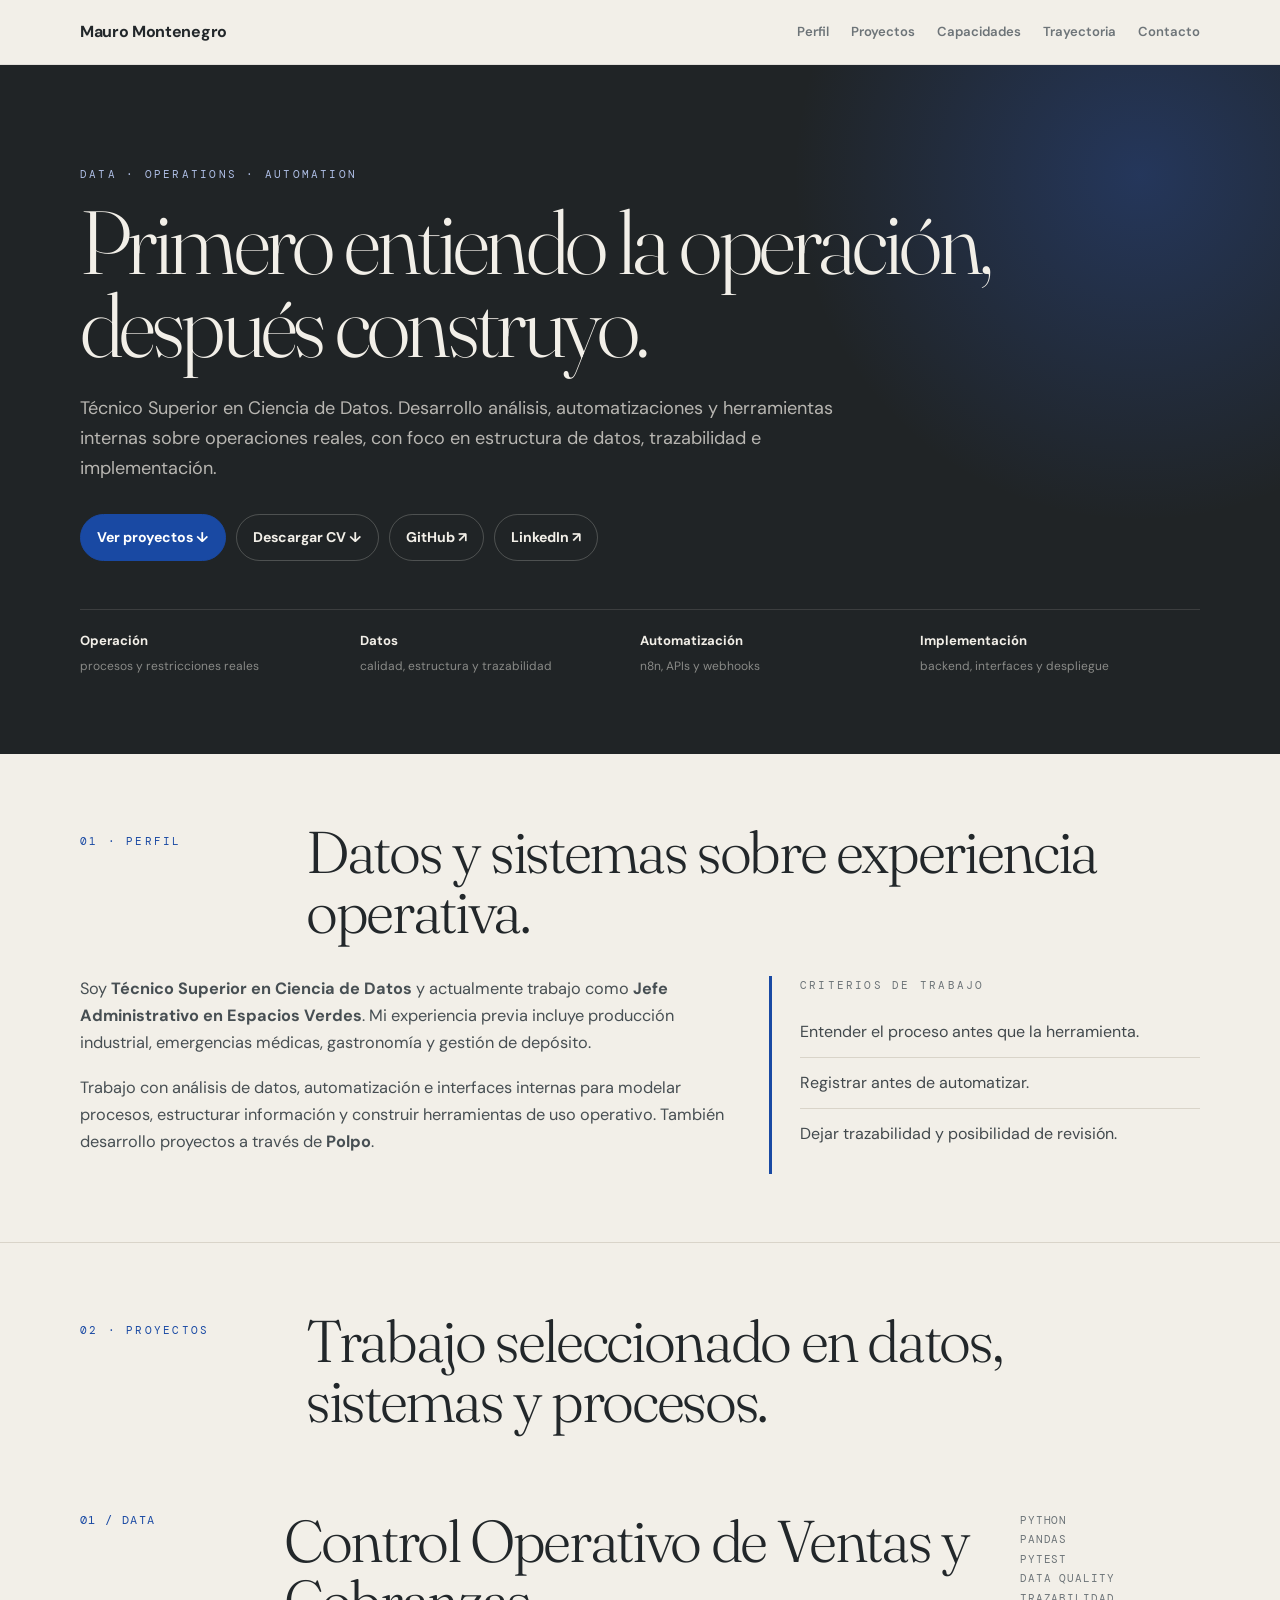
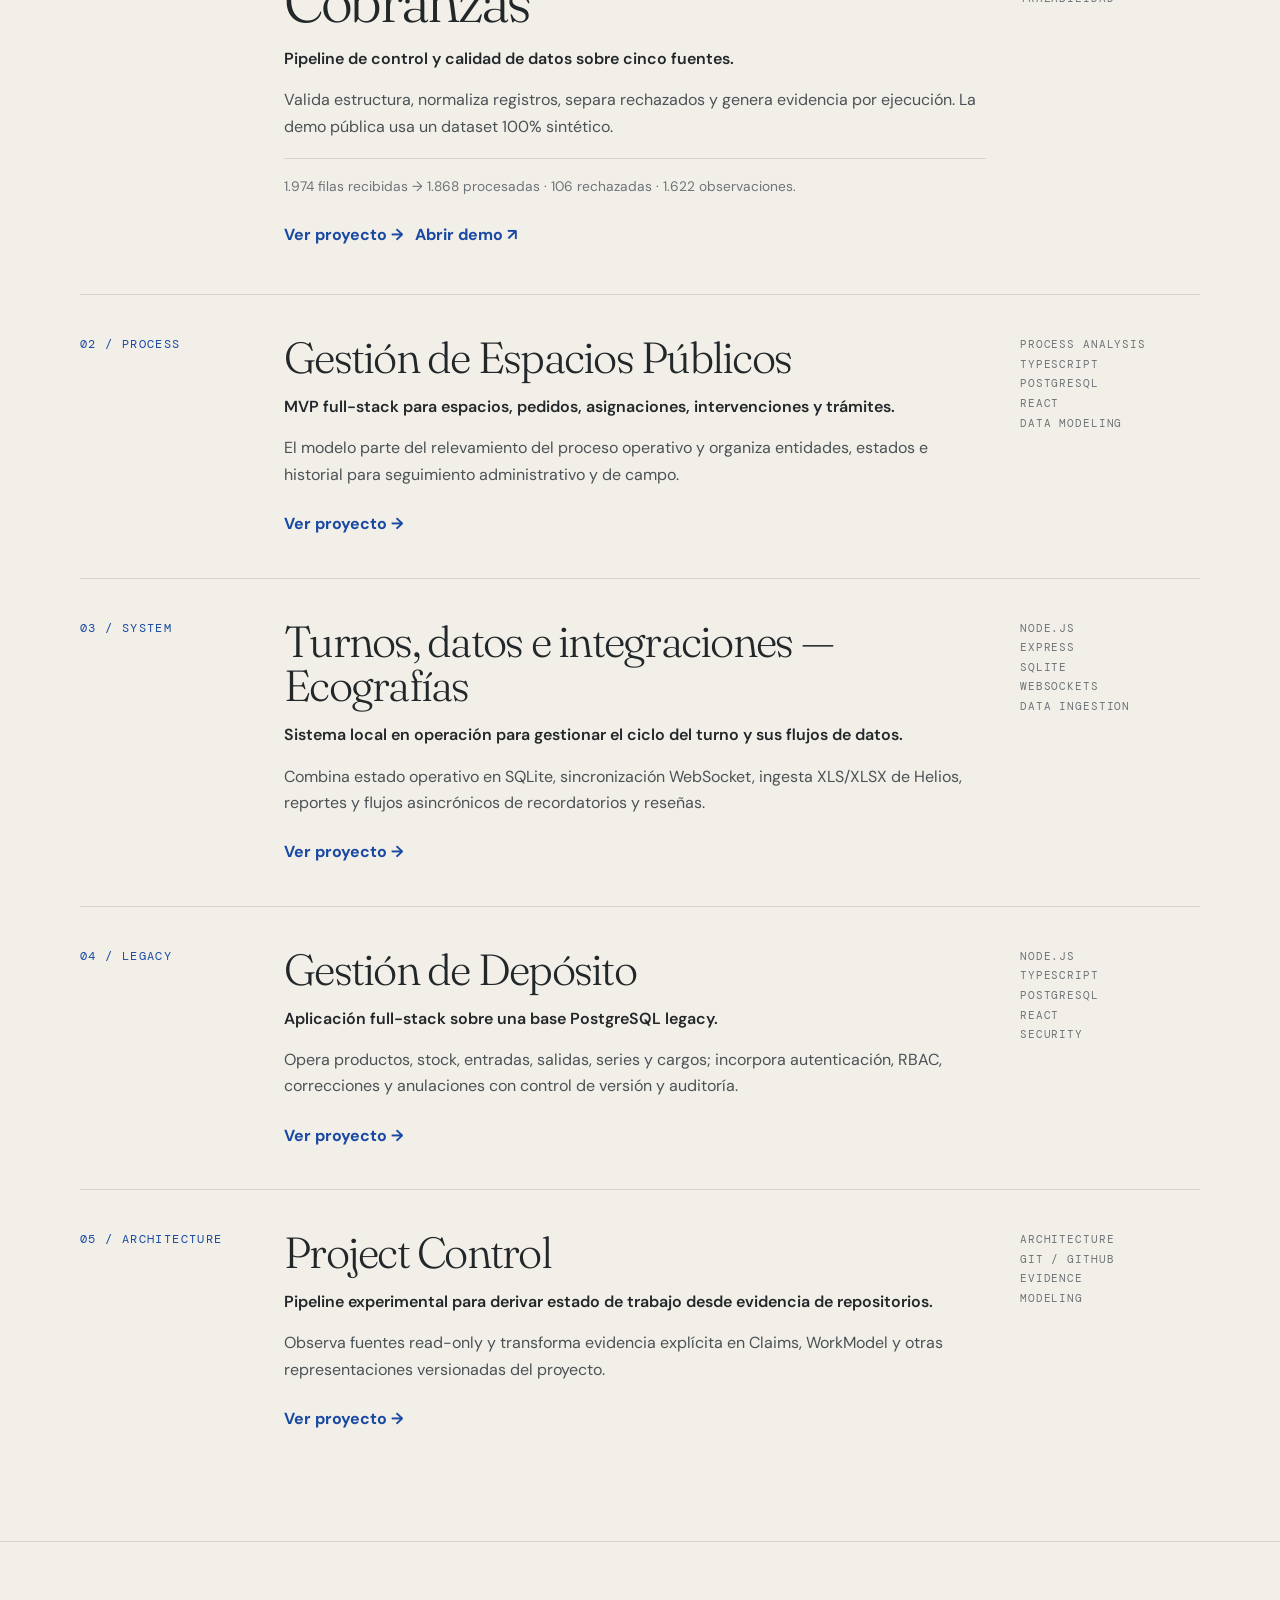
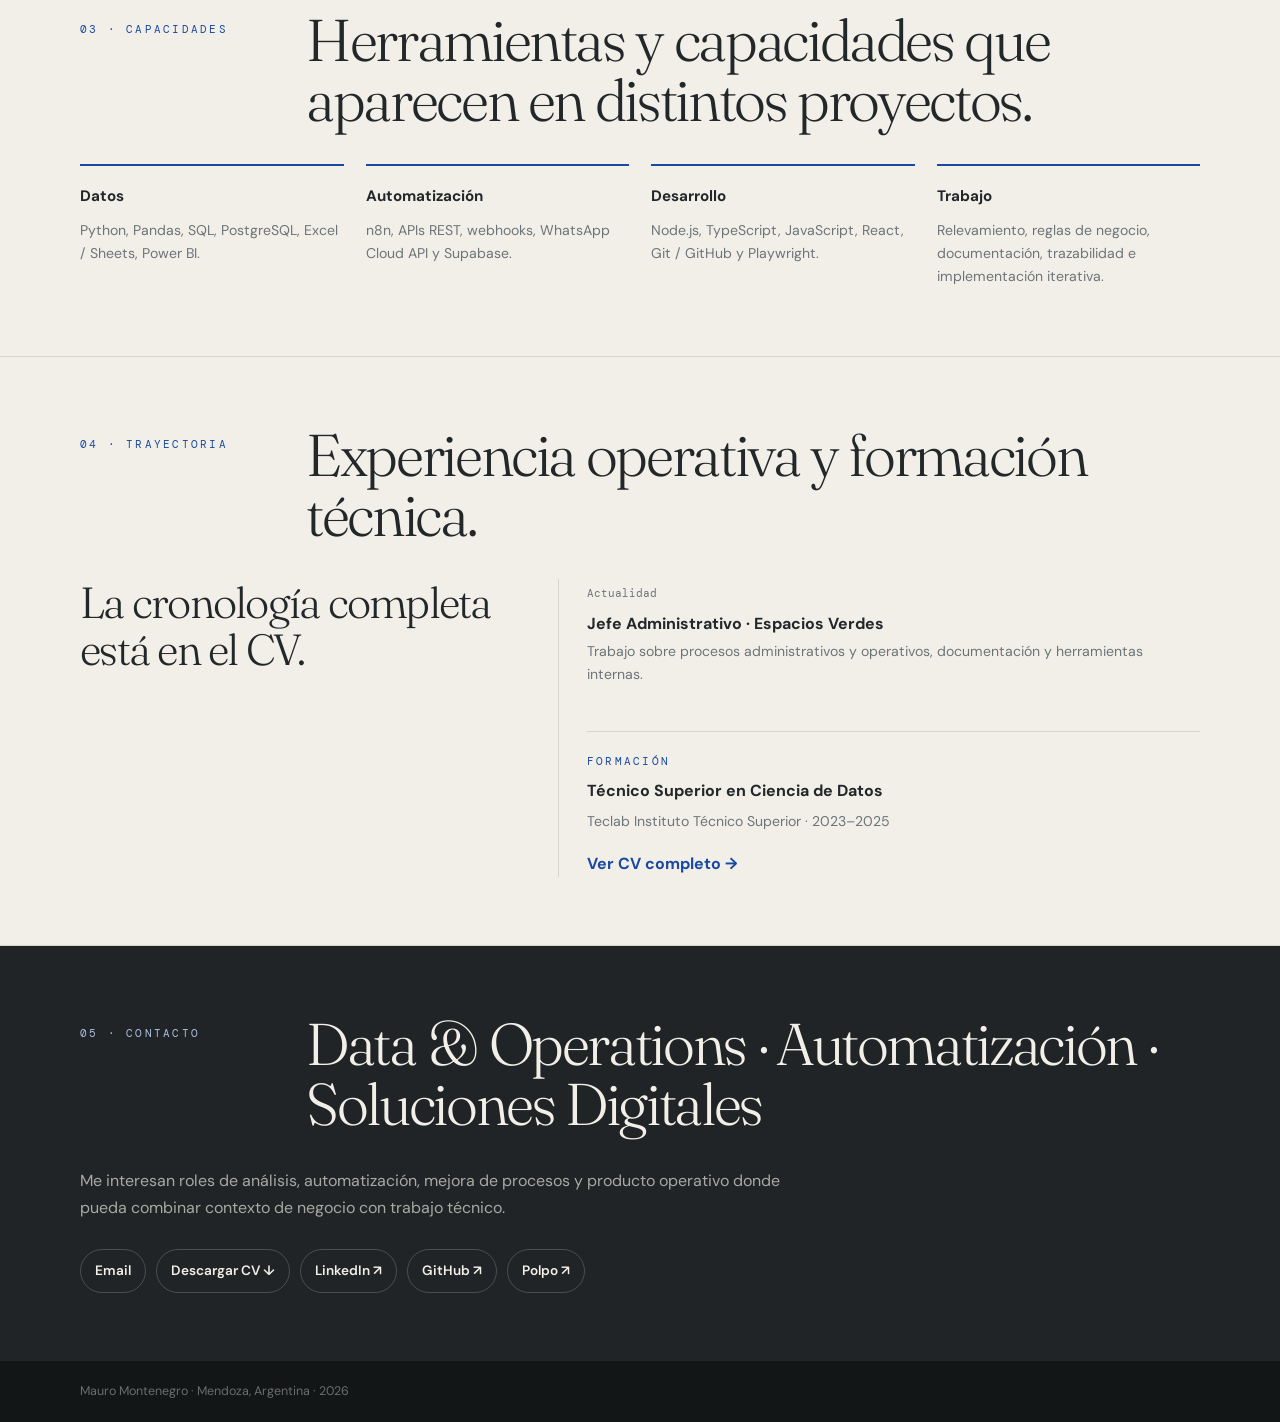
<file: index.html>
<!doctype html>
<html lang="es">
<head>
  <meta charset="utf-8">
  <meta name="viewport" content="width=device-width,initial-scale=1">
  <meta name="description" content="Portfolio de Mauro Montenegro: proyectos de datos, automatización, sistemas internos y análisis de procesos.">
  <link rel="canonical" href="https://mauro-montenegro-data.github.io/portfolio/">
  <meta property="og:type" content="website">
  <meta property="og:locale" content="es_AR">
  <meta property="og:title" content="Mauro Montenegro — Data & Operations">
  <meta property="og:description" content="Proyectos técnicos en datos, automatización, sistemas internos y análisis de procesos. Trabajo real y demos sintéticas.">
  <meta property="og:url" content="https://mauro-montenegro-data.github.io/portfolio/">
  <meta property="og:image" content="https://mauro-montenegro-data.github.io/portfolio/assets/social-preview.png">
  <meta property="og:image:width" content="1200">
  <meta property="og:image:height" content="630">
  <meta property="og:image:alt" content="Portfolio de Mauro Montenegro — Data & Operations">
  <meta name="twitter:card" content="summary_large_image">
  <meta name="twitter:title" content="Mauro Montenegro — Data & Operations">
  <meta name="twitter:description" content="Datos, automatización, sistemas internos y análisis de procesos.">
  <meta name="twitter:image" content="https://mauro-montenegro-data.github.io/portfolio/assets/social-preview.png">
  <link rel="icon" href="assets/favicon.svg" type="image/svg+xml">
  <title>Mauro Montenegro — Data & Operations</title>
  <link rel="preconnect" href="https://fonts.googleapis.com">
  <link rel="preconnect" href="https://fonts.gstatic.com" crossorigin>
  <link href="https://fonts.googleapis.com/css2?family=DM+Mono:wght@400;500&family=DM+Sans:wght@400;500;600;700&family=Fraunces:opsz,wght@9..144,300;9..144,400&display=swap" rel="stylesheet">
  <style>
    :root{--ivory:#f2efe8;--paper:#f8f6f1;--graphite:#202426;--ink:#22272a;--muted:#6d7478;--line:#d9d4c9;--cobalt:#1949a3;--cobalt2:#2f62d6;--max:1120px}
    *{box-sizing:border-box}html{scroll-behavior:smooth}body{margin:0;background:var(--ivory);color:var(--ink);font-family:"DM Sans",system-ui,sans-serif;line-height:1.65}a{color:inherit}.wrap{width:min(var(--max),calc(100% - 48px));margin:auto}
    nav{position:sticky;top:0;z-index:30;background:rgba(242,239,232,.9);backdrop-filter:blur(14px);border-bottom:1px solid rgba(32,36,38,.08)}.nav{height:64px;display:flex;align-items:center;justify-content:space-between;gap:20px}.brand{text-decoration:none;font-weight:700;letter-spacing:-.02em}.links{display:flex;gap:22px}.links a{text-decoration:none;font-size:.82rem;font-weight:600;color:var(--muted)}
    .hero{position:relative;overflow:hidden;background:var(--graphite);color:var(--ivory);padding:100px 0 76px}.hero:after{content:"";position:absolute;width:720px;height:720px;border-radius:50%;background:radial-gradient(circle,rgba(47,98,214,.3),rgba(47,98,214,0) 68%);right:-220px;top:-250px}.hero .wrap{position:relative;z-index:1}.eyebrow,.kicker,.tiny{font-family:"DM Mono",monospace;text-transform:uppercase;letter-spacing:.2em;font-size:.7rem}.eyebrow{color:#aebee5}.hero h1,.section-title,.case-title,.bigline{font-family:"Fraunces",Georgia,serif;font-weight:300;letter-spacing:-.04em}.hero h1{font-size:clamp(3.1rem,7vw,6.2rem);line-height:.92;max-width:980px;margin:18px 0 28px}.hero .lead{max-width:760px;color:rgba(242,239,232,.72);font-size:1.13rem}.actions{display:flex;gap:10px;flex-wrap:wrap;margin-top:30px}.btn{display:inline-flex;align-items:center;gap:8px;border-radius:999px;padding:11px 16px;text-decoration:none;font-size:.88rem;font-weight:700;border:1px solid rgba(242,239,232,.22)}.btn.primary{background:var(--cobalt);border-color:var(--cobalt);color:#fff}.hero-foot{display:grid;grid-template-columns:repeat(4,1fr);gap:0;margin-top:48px;border-top:1px solid rgba(242,239,232,.13)}.hero-foot div{padding:20px 24px 0 0}.hero-foot b{display:block;font-size:.82rem}.hero-foot span{font-size:.75rem;color:rgba(242,239,232,.5)}
    section{padding:68px 0;border-bottom:1px solid var(--line)}.section-head{display:grid;grid-template-columns:180px 1fr;gap:46px;margin-bottom:34px}.kicker{color:var(--cobalt);padding-top:10px}.section-title{font-size:clamp(2.2rem,4.6vw,4.4rem);line-height:1.02;margin:0;max-width:850px}.intro{max-width:780px;color:#474f53;font-size:1.02rem}.intro p{margin:0 0 18px}.profile-grid{display:grid;grid-template-columns:1.2fr .8fr;gap:42px}.principles{border-left:3px solid var(--cobalt);padding-left:28px}.principles .tiny{color:var(--muted);margin-bottom:12px}.principles ul{list-style:none;padding:0;margin:0}.principles li{padding:12px 0;border-bottom:1px solid var(--line);color:#42494d}.principles li:last-child{border-bottom:0}
    .cases{display:grid;gap:0}.case{display:grid;grid-template-columns:170px 1fr 180px;gap:34px;padding:40px 0;border-top:1px solid var(--line);align-items:start}.case:first-child{border-top:0}.case-number{font-family:"DM Mono",monospace;font-size:.72rem;color:var(--cobalt);letter-spacing:.12em}.case-title{font-size:clamp(2rem,3.4vw,3.3rem);line-height:1.03;margin:0 0 14px}.case p{margin:0 0 15px;color:#4a5256;max-width:720px}.case .problem{color:var(--ink);font-weight:600}.case-meta{font-family:"DM Mono",monospace;font-size:.68rem;color:var(--muted);text-transform:uppercase;letter-spacing:.08em;line-height:1.8}.case-link{display:inline-block;margin-top:8px;color:var(--cobalt);font-weight:700;text-decoration:none}.case-link:hover{text-decoration:underline}.case.featured{padding:46px 0}.case.featured .case-title{font-size:clamp(2.4rem,4.6vw,4.5rem)}.case-note{margin-top:18px;padding:16px 0;border-top:1px solid var(--line);font-size:.86rem;color:var(--muted)}
    .capabilities{display:grid;grid-template-columns:repeat(4,1fr);gap:22px}.capability{padding-top:18px;border-top:2px solid var(--cobalt)}.capability h3{margin:0 0 10px;font-size:.95rem}.capability p{margin:0;color:var(--muted);font-size:.88rem}.stackline{margin-top:36px;padding-top:22px;border-top:1px solid var(--line);font-family:"DM Mono",monospace;color:var(--muted);font-size:.73rem;line-height:2}
    .journey{display:grid;grid-template-columns:.8fr 1.2fr;gap:50px}.bigline{font-size:clamp(1.9rem,3.4vw,3.2rem);line-height:1.08;margin:0}.timeline{border-left:1px solid var(--line);padding-left:28px}.job{padding:0 0 24px}.job time{font-family:"DM Mono",monospace;font-size:.7rem;color:var(--muted)}.job h3{margin:5px 0 3px;font-size:1rem}.job p{margin:0;color:var(--muted);font-size:.88rem}.education{margin-top:20px;padding-top:20px;border-top:1px solid var(--line)}.education .tiny{color:var(--cobalt);margin-bottom:8px}.education h3{margin:0 0 5px;font-size:1rem}.education p{margin:0;color:var(--muted);font-size:.88rem}.timeline .case-link{margin-top:18px}
    .contact{background:var(--graphite);color:var(--ivory);border-bottom:0}.contact .kicker{color:#aebee5}.contact .section-title{max-width:900px}.contact p{max-width:720px;color:rgba(242,239,232,.65)}.contact-links{display:flex;gap:10px;flex-wrap:wrap;margin-top:28px}.contact-links a{padding:10px 14px;border:1px solid rgba(242,239,232,.2);border-radius:999px;text-decoration:none;font-weight:600;font-size:.85rem}
    footer{background:#131617;color:rgba(242,239,232,.4);padding:20px 0;font-size:.78rem}
    @media(max-width:850px){.links{display:none}.hero-foot{grid-template-columns:1fr 1fr}.section-head,.profile-grid,.journey{grid-template-columns:1fr;gap:20px}.case{grid-template-columns:70px 1fr}.case-meta{grid-column:2}.capabilities{grid-template-columns:1fr 1fr}}
    @media(max-width:540px){.wrap{width:calc(100% - 28px)}.hero{padding:78px 0 58px}.hero h1{font-size:clamp(2.8rem,14vw,4.2rem)}.hero-foot,.capabilities{grid-template-columns:1fr}.case{grid-template-columns:1fr;gap:10px}.case-meta{grid-column:auto}.case-number{margin-bottom:4px}section{padding:54px 0}.timeline{padding-left:18px}}
  </style>
</head>
<body>
  <nav>
    <div class="wrap nav">
      <a class="brand" href="#inicio">Mauro Montenegro</a>
      <div class="links"><a href="#perfil">Perfil</a><a href="#casos">Proyectos</a><a href="#capacidades">Capacidades</a><a href="#trayectoria">Trayectoria</a><a href="#contacto">Contacto</a></div>
    </div>
  </nav>

  <header class="hero" id="inicio">
    <div class="wrap">
      <div class="eyebrow">Data · Operations · Automation</div>
      <h1>Primero entiendo la operación, después construyo.</h1>
      <p class="lead">Técnico Superior en Ciencia de Datos. Desarrollo análisis, automatizaciones y herramientas internas sobre operaciones reales, con foco en estructura de datos, trazabilidad e implementación.</p>
      <div class="actions">
        <a class="btn primary" href="#casos">Ver proyectos ↓</a>
        <a class="btn" href="cv/CV_Mauro_Montenegro.pdf" download="CV_Mauro_Montenegro.pdf">Descargar CV ↓</a>
        <a class="btn" href="https://github.com/mauro-montenegro-data" target="_blank" rel="noreferrer">GitHub ↗</a>
        <a class="btn" href="https://linkedin.com/in/mauro-montenegro-data" target="_blank" rel="noreferrer">LinkedIn ↗</a>
      </div>
      <div class="hero-foot">
        <div><b>Operación</b><span>procesos y restricciones reales</span></div>
        <div><b>Datos</b><span>calidad, estructura y trazabilidad</span></div>
        <div><b>Automatización</b><span>n8n, APIs y webhooks</span></div>
        <div><b>Implementación</b><span>backend, interfaces y despliegue</span></div>
      </div>
    </div>
  </header>

  <main>
    <section id="perfil">
      <div class="wrap">
        <div class="section-head"><div class="kicker">01 · Perfil</div><h2 class="section-title">Datos y sistemas sobre experiencia operativa.</h2></div>
        <div class="profile-grid">
          <div class="intro">
            <p>Soy <strong>Técnico Superior en Ciencia de Datos</strong> y actualmente trabajo como <strong>Jefe Administrativo en Espacios Verdes</strong>. Mi experiencia previa incluye producción industrial, emergencias médicas, gastronomía y gestión de depósito.</p>
            <p>Trabajo con análisis de datos, automatización e interfaces internas para modelar procesos, estructurar información y construir herramientas de uso operativo. También desarrollo proyectos a través de <strong>Polpo</strong>.</p>
          </div>
          <aside class="principles">
            <div class="tiny">Criterios de trabajo</div>
            <ul>
              <li>Entender el proceso antes que la herramienta.</li>
              <li>Registrar antes de automatizar.</li>
              <li>Dejar trazabilidad y posibilidad de revisión.</li>
            </ul>
          </aside>
        </div>
      </div>
    </section>

    <section id="casos">
      <div class="wrap">
        <div class="section-head"><div class="kicker">02 · Proyectos</div><h2 class="section-title">Trabajo seleccionado en datos, sistemas y procesos.</h2></div>
        <div class="cases">
          <article class="case featured">
            <div class="case-number">01 / DATA</div>
            <div>
              <h3 class="case-title">Control Operativo de Ventas y Cobranzas</h3>
              <p class="problem">Pipeline de control y calidad de datos sobre cinco fuentes.</p>
              <p>Valida estructura, normaliza registros, separa rechazados y genera evidencia por ejecución. La demo pública usa un dataset 100% sintético.</p>
              <div class="case-note">1.974 filas recibidas → 1.868 procesadas · 106 rechazadas · 1.622 observaciones.</div>
              <a class="case-link" href="cases/ventas-cobranzas.html">Ver proyecto →</a>
              &nbsp;&nbsp;<a class="case-link" href="https://polpo-control-demo.vercel.app/" target="_blank" rel="noreferrer">Abrir demo ↗</a>
            </div>
            <div class="case-meta">Python<br>Pandas<br>Pytest<br>Data quality<br>Trazabilidad</div>
          </article>

          <article class="case">
            <div class="case-number">02 / PROCESS</div>
            <div>
              <h3 class="case-title">Gestión de Espacios Públicos</h3>
              <p class="problem">MVP full-stack para espacios, pedidos, asignaciones, intervenciones y trámites.</p>
              <p>El modelo parte del relevamiento del proceso operativo y organiza entidades, estados e historial para seguimiento administrativo y de campo.</p>
              <a class="case-link" href="cases/espacios-publicos.html">Ver proyecto →</a>
            </div>
            <div class="case-meta">Process analysis<br>TypeScript<br>PostgreSQL<br>React<br>Data modeling</div>
          </article>

          <article class="case">
            <div class="case-number">03 / SYSTEM</div>
            <div>
              <h3 class="case-title">Turnos, datos e integraciones — Ecografías</h3>
              <p class="problem">Sistema local en operación para gestionar el ciclo del turno y sus flujos de datos.</p>
              <p>Combina estado operativo en SQLite, sincronización WebSocket, ingesta XLS/XLSX de Helios, reportes y flujos asincrónicos de recordatorios y reseñas.</p>
              <a class="case-link" href="cases/ecografias-turnos.html">Ver proyecto →</a>
            </div>
            <div class="case-meta">Node.js<br>Express<br>SQLite<br>WebSockets<br>Data ingestion</div>
          </article>

          <article class="case">
            <div class="case-number">04 / LEGACY</div>
            <div>
              <h3 class="case-title">Gestión de Depósito</h3>
              <p class="problem">Aplicación full-stack sobre una base PostgreSQL legacy.</p>
              <p>Opera productos, stock, entradas, salidas, series y cargos; incorpora autenticación, RBAC, correcciones y anulaciones con control de versión y auditoría.</p>
              <a class="case-link" href="cases/deposito.html">Ver proyecto →</a>
            </div>
            <div class="case-meta">Node.js<br>TypeScript<br>PostgreSQL<br>React<br>Security</div>
          </article>

          <article class="case">
            <div class="case-number">05 / ARCHITECTURE</div>
            <div>
              <h3 class="case-title">Project Control</h3>
              <p class="problem">Pipeline experimental para derivar estado de trabajo desde evidencia de repositorios.</p>
              <p>Observa fuentes read-only y transforma evidencia explícita en Claims, WorkModel y otras representaciones versionadas del proyecto.</p>
              <a class="case-link" href="cases/project-control.html">Ver proyecto →</a>
            </div>
            <div class="case-meta">Architecture<br>Git / GitHub<br>Evidence<br>Modeling</div>
          </article>
        </div>
      </div>
    </section>

    <section id="capacidades">
      <div class="wrap">
        <div class="section-head"><div class="kicker">03 · Capacidades</div><h2 class="section-title">Herramientas y capacidades que aparecen en distintos proyectos.</h2></div>
        <div class="capabilities">
          <div class="capability"><h3>Datos</h3><p>Python, Pandas, SQL, PostgreSQL, Excel / Sheets, Power BI.</p></div>
          <div class="capability"><h3>Automatización</h3><p>n8n, APIs REST, webhooks, WhatsApp Cloud API y Supabase.</p></div>
          <div class="capability"><h3>Desarrollo</h3><p>Node.js, TypeScript, JavaScript, React, Git / GitHub y Playwright.</p></div>
          <div class="capability"><h3>Trabajo</h3><p>Relevamiento, reglas de negocio, documentación, trazabilidad e implementación iterativa.</p></div>
        </div>
      </div>
    </section>

    <section id="trayectoria">
      <div class="wrap">
        <div class="section-head"><div class="kicker">04 · Trayectoria</div><h2 class="section-title">Experiencia operativa y formación técnica.</h2></div>
        <div class="journey">
          <p class="bigline">La cronología completa está en el CV.</p>
          <div class="timeline">
            <div class="job"><time>Actualidad</time><h3>Jefe Administrativo · Espacios Verdes</h3><p>Trabajo sobre procesos administrativos y operativos, documentación y herramientas internas.</p></div>
            <div class="education"><div class="tiny">Formación</div><h3>Técnico Superior en Ciencia de Datos</h3><p>Teclab Instituto Técnico Superior · 2023–2025</p></div>
            <a class="case-link" href="cv/CV_Mauro_Montenegro.pdf">Ver CV completo →</a>
          </div>
        </div>
      </div>
    </section>

    <section class="contact" id="contacto">
      <div class="wrap">
        <div class="section-head"><div class="kicker">05 · Contacto</div><h2 class="section-title">Data & Operations · Automatización · Soluciones Digitales</h2></div>
        <p>Me interesan roles de análisis, automatización, mejora de procesos y producto operativo donde pueda combinar contexto de negocio con trabajo técnico.</p>
        <div class="contact-links">
          <a href="mailto:maumontenegrom@gmail.com">Email</a>
          <a href="cv/CV_Mauro_Montenegro.pdf" download="CV_Mauro_Montenegro.pdf">Descargar CV ↓</a>
          <a href="https://linkedin.com/in/mauro-montenegro-data" target="_blank" rel="noreferrer">LinkedIn ↗</a>
          <a href="https://github.com/mauro-montenegro-data" target="_blank" rel="noreferrer">GitHub ↗</a>
          <a href="https://polpo.ar" target="_blank" rel="noreferrer">Polpo ↗</a>
        </div>
      </div>
    </section>
  </main>
  <footer><div class="wrap">Mauro Montenegro · Mendoza, Argentina · 2026</div></footer>
</body>
</html>
</file>
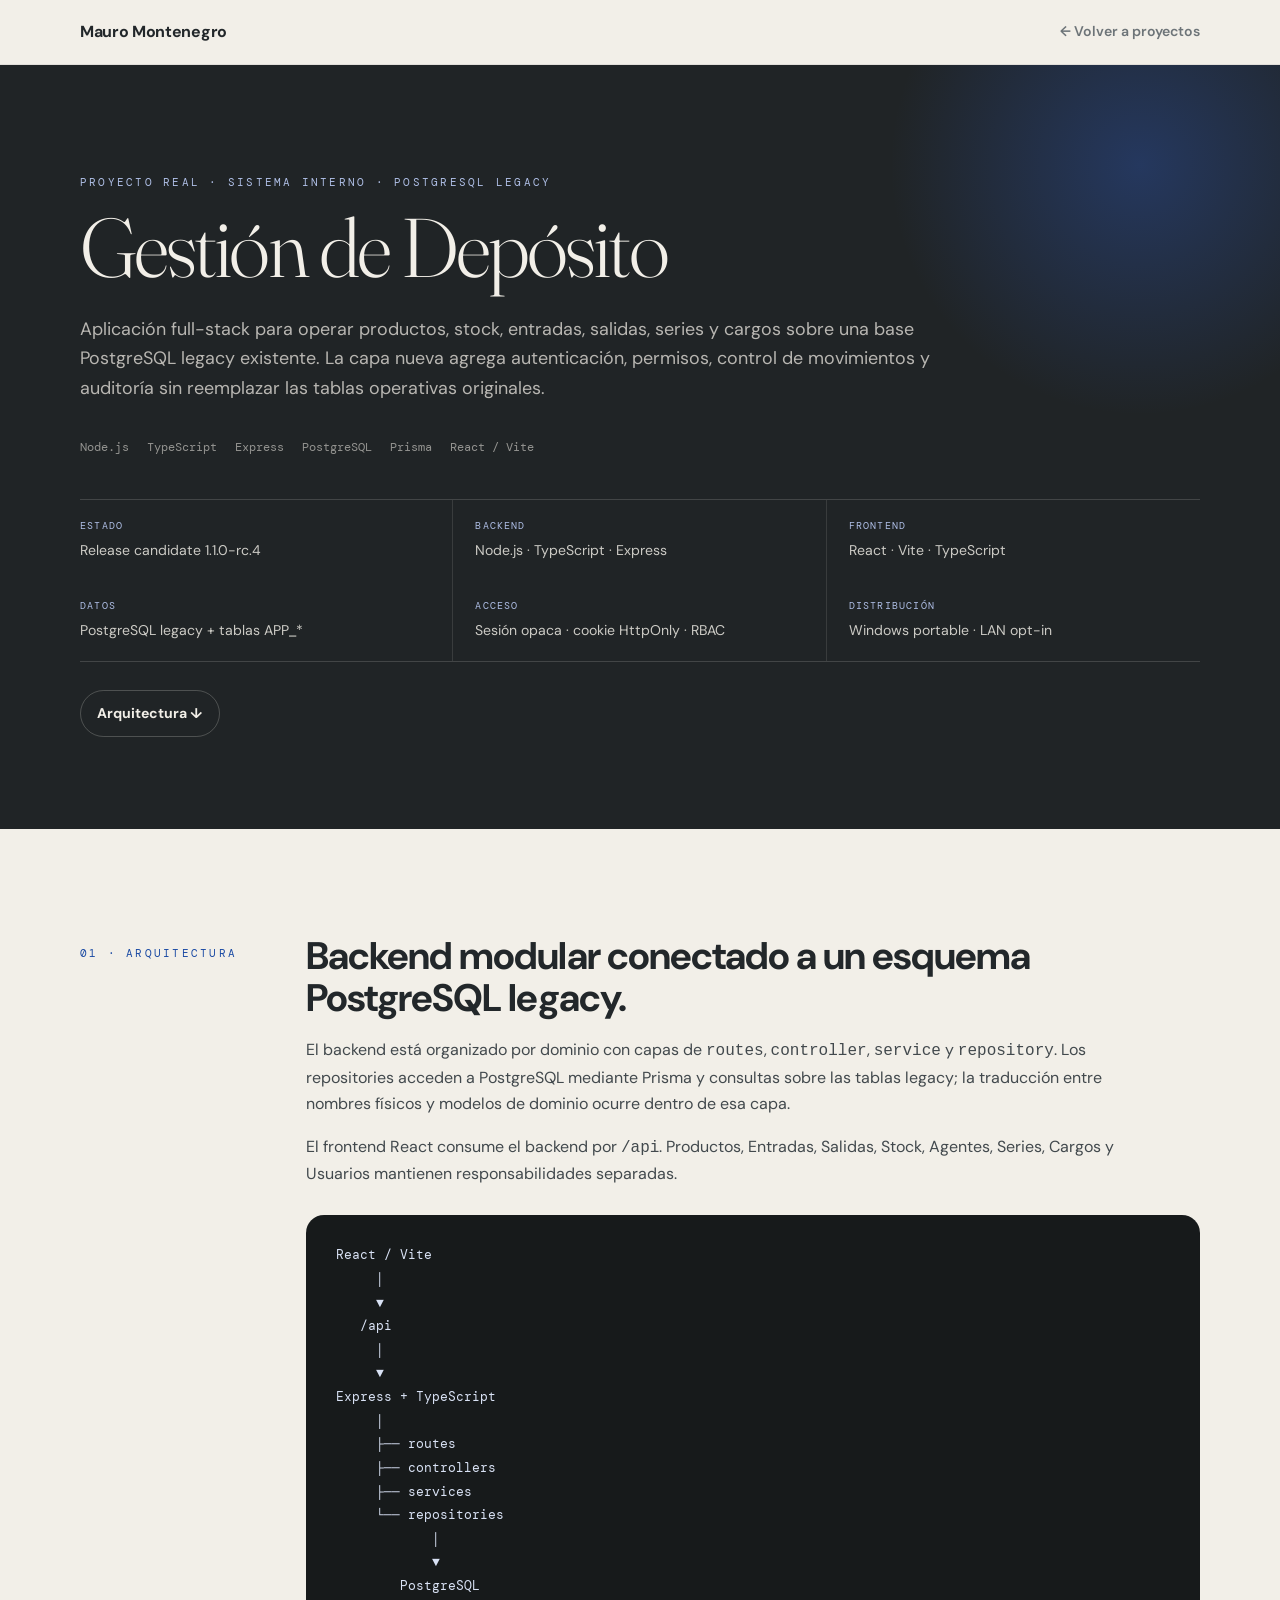
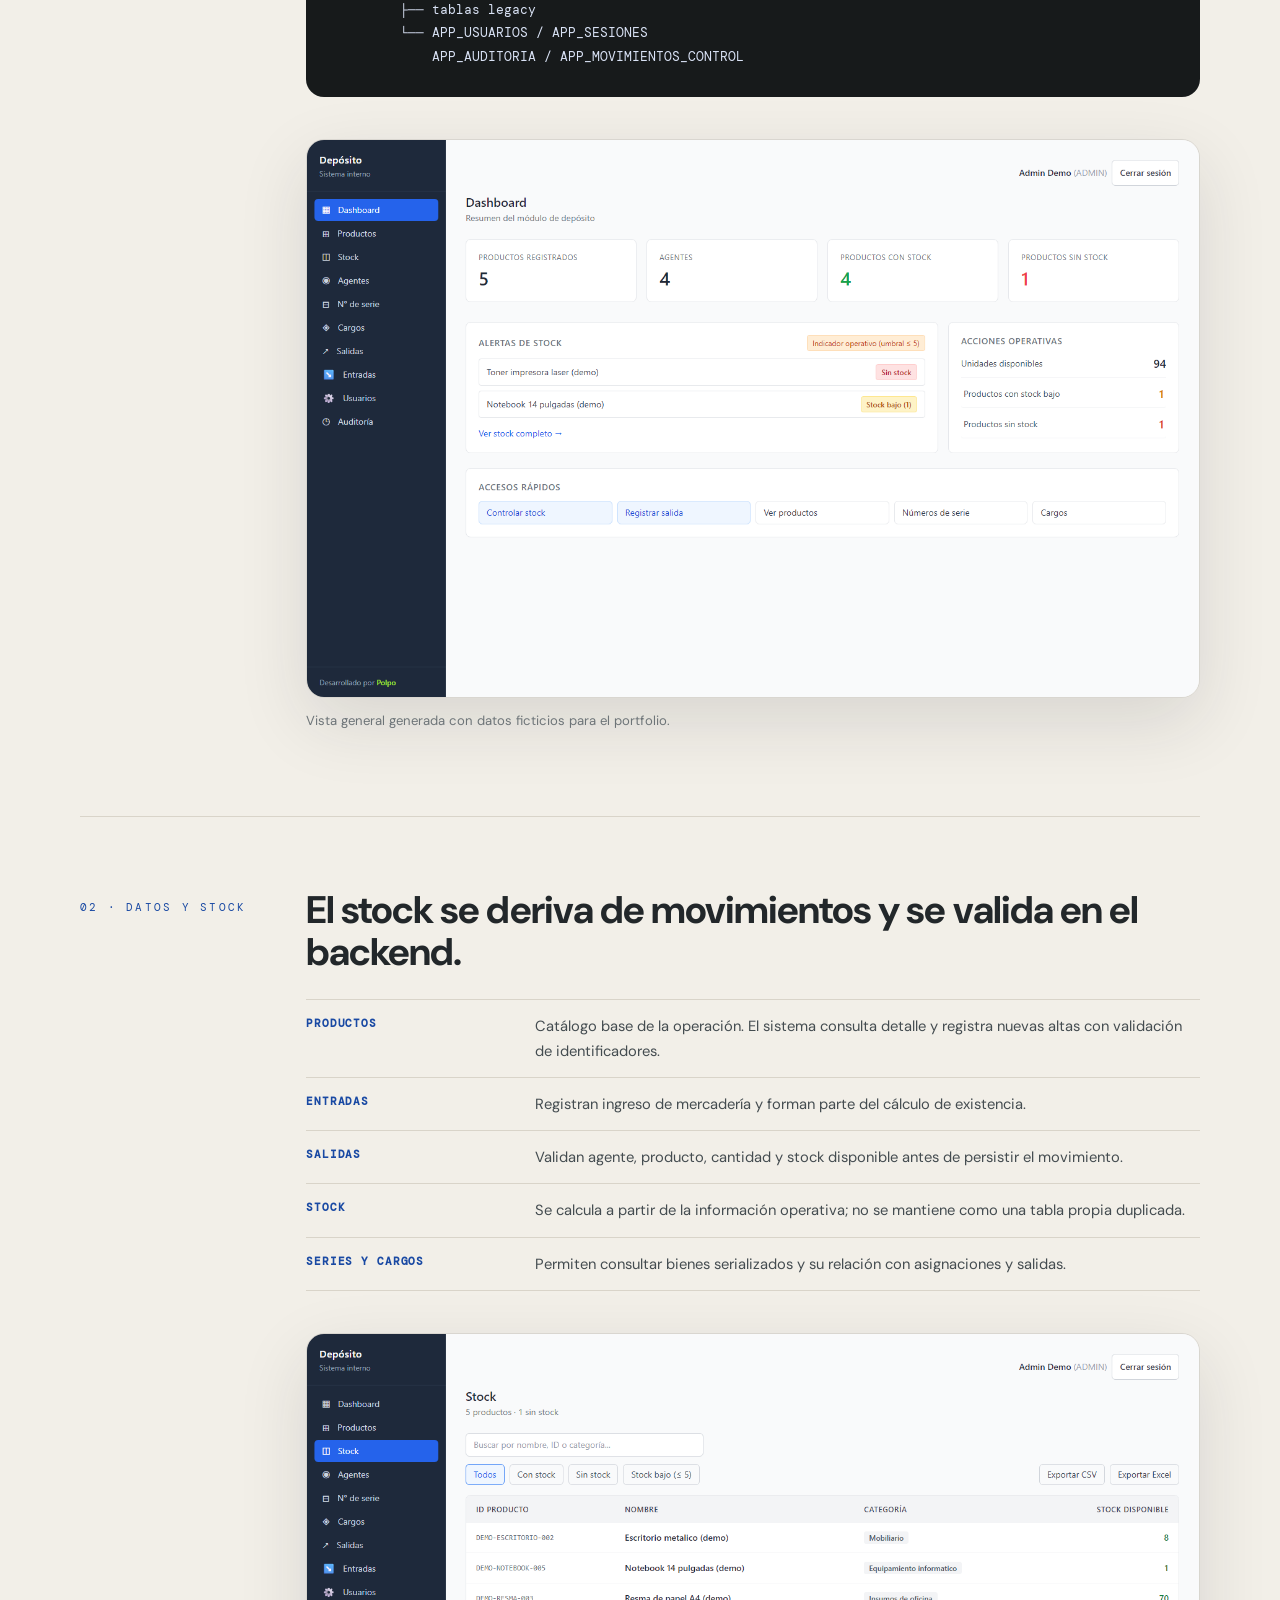
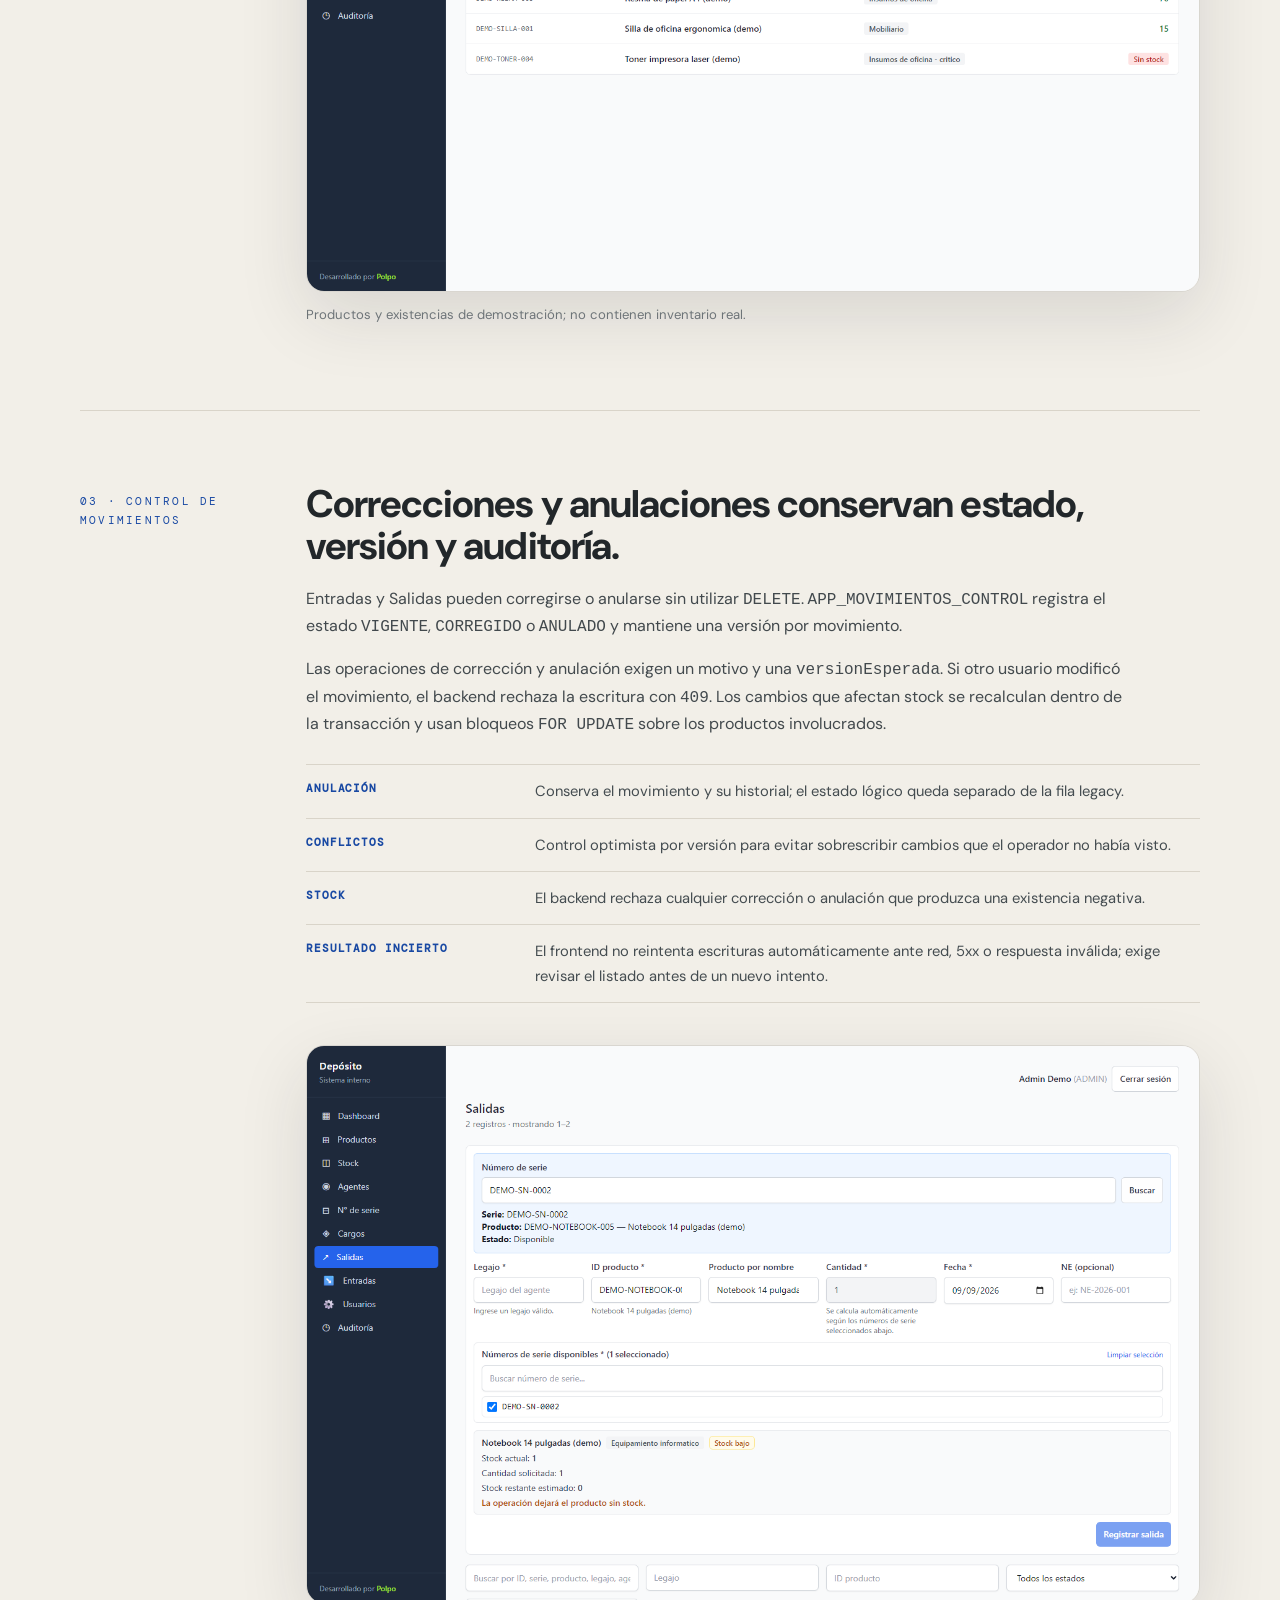
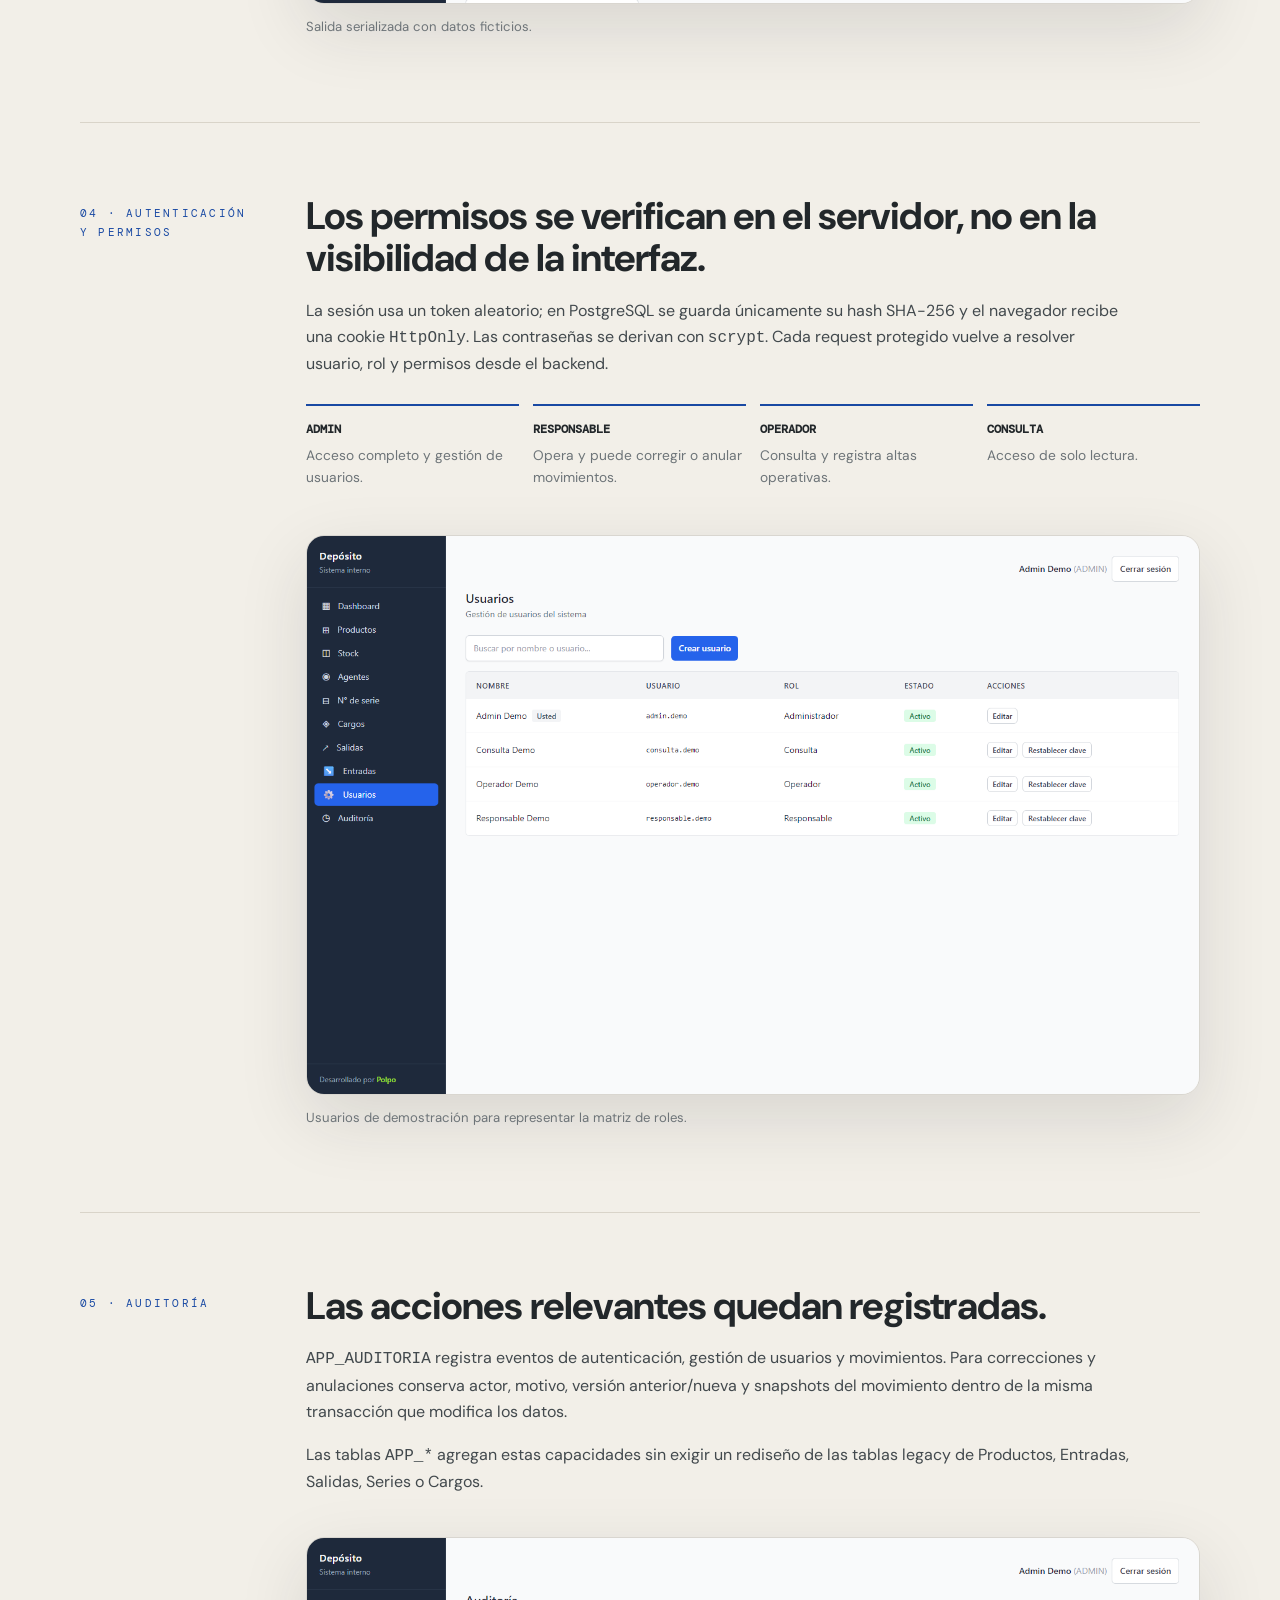
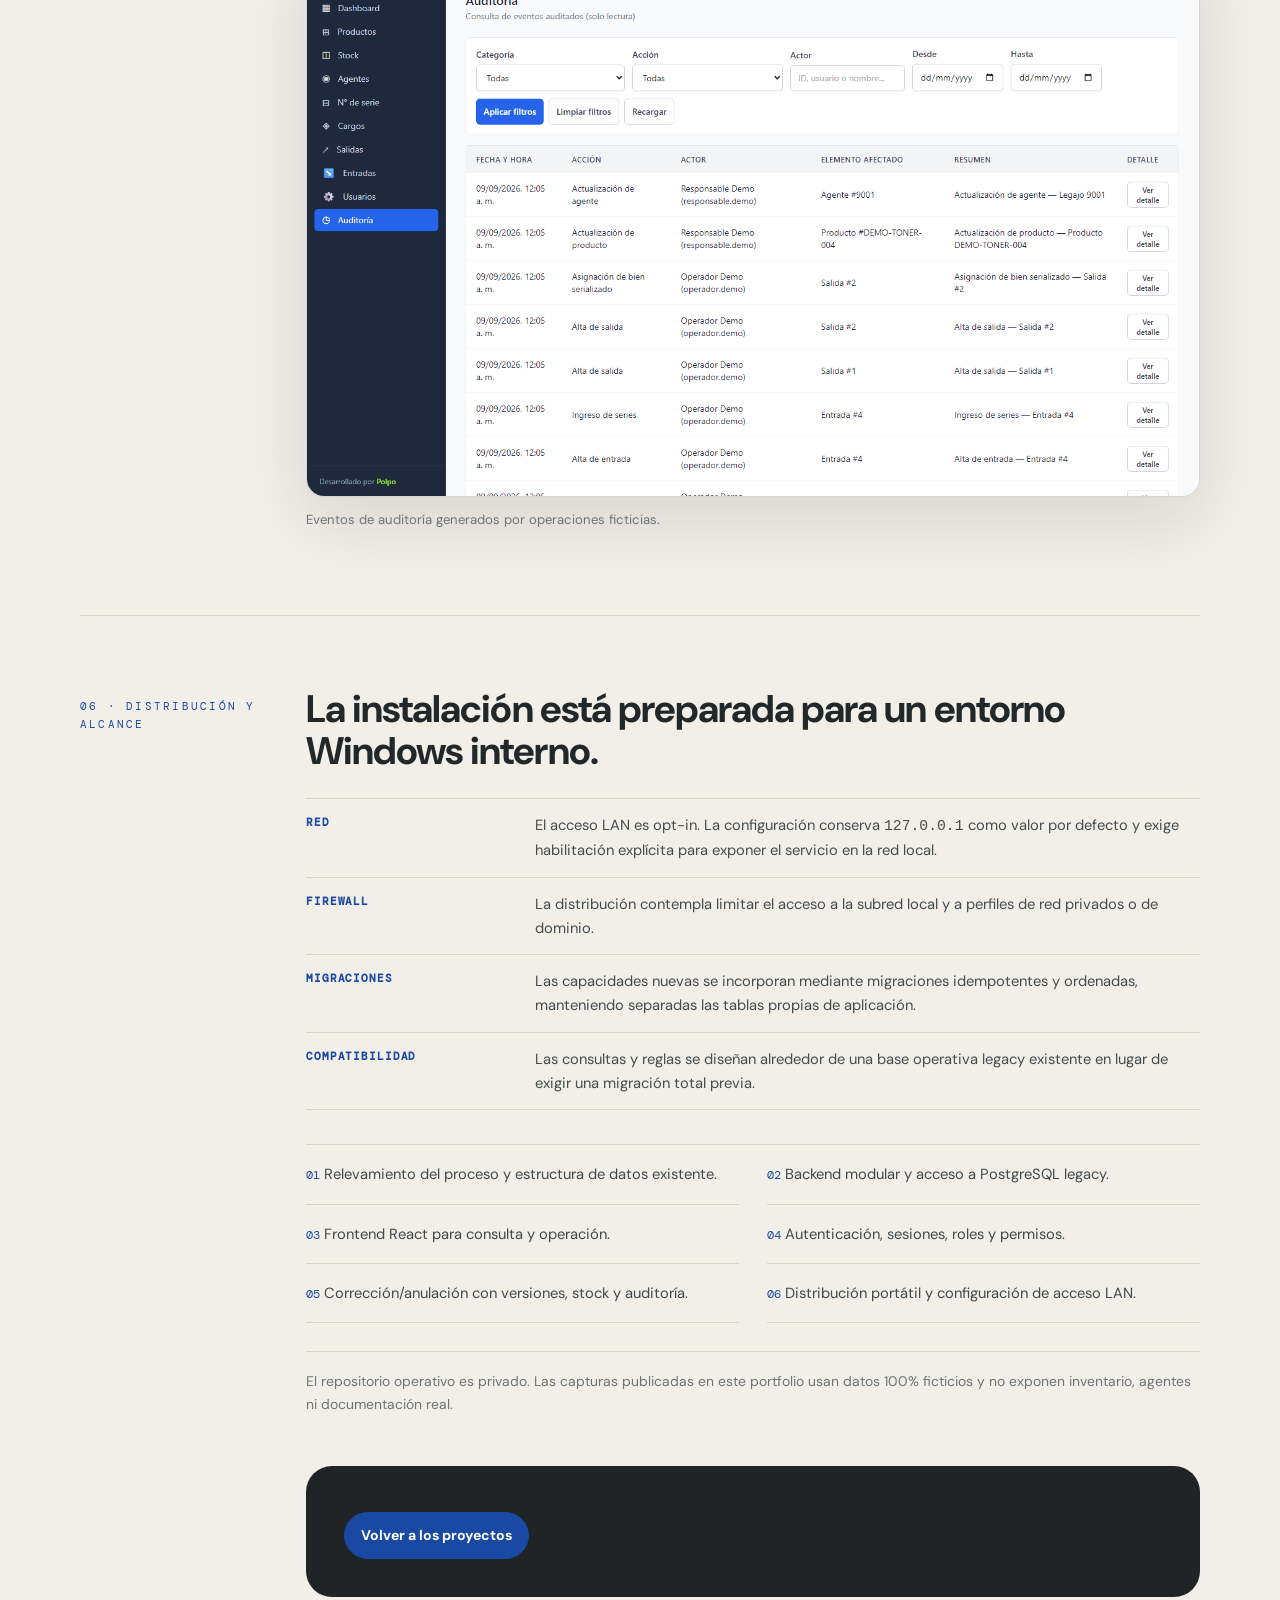
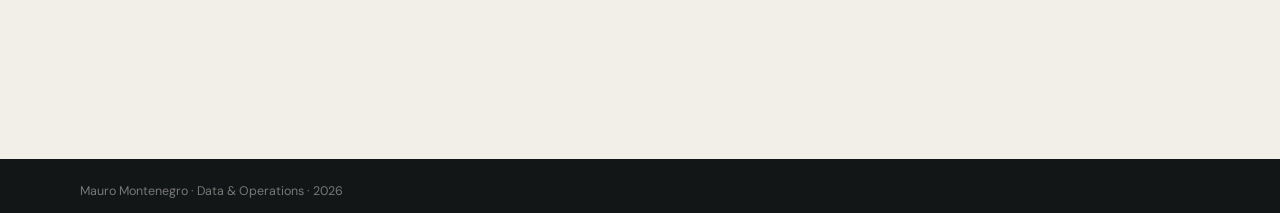
<file: cases/deposito.html>
<!doctype html>
<html lang="es">
<head>
  <meta charset="utf-8">
  <meta name="viewport" content="width=device-width,initial-scale=1">
  <meta name="description" content="Proyecto técnico: sistema de gestión de depósito sobre PostgreSQL legacy.">
  <title>Gestión de Depósito — Mauro Montenegro</title>
  <link rel="stylesheet" href="../assets/case-ventas-v2.css">
  <style>
    .hero h1{max-width:1000px;font-size:clamp(2.8rem,6.5vw,5.8rem)}
    .hero .lead{max-width:880px}
    .spec-grid{display:grid;grid-template-columns:repeat(3,1fr);gap:0;margin-top:42px;border-top:1px solid rgba(242,239,232,.16);border-bottom:1px solid rgba(242,239,232,.16)}
    .spec{padding:18px 22px 18px 0;border-right:1px solid rgba(242,239,232,.12)}
    .spec:nth-child(3n){border-right:0;padding-left:22px}.spec:nth-child(3n+2){padding-left:22px}
    .spec dt{font-family:"DM Mono",monospace;text-transform:uppercase;letter-spacing:.12em;font-size:.62rem;color:#aebee5;margin-bottom:5px}
    .spec dd{margin:0;font-size:.88rem;color:rgba(242,239,232,.82)}
    .tech-title{font-size:clamp(1.7rem,3vw,2.7rem);line-height:1.1;margin:0 0 18px;letter-spacing:-.025em}
    .tech-copy{max-width:830px;color:#42494d;font-size:1rem}.tech-copy p{margin:0 0 16px}
    .diagram{margin:28px 0 36px;padding:28px 30px;background:#171a1b;color:#d9e2f5;border-radius:18px;overflow:auto;font-family:"DM Mono",monospace;font-size:.82rem;line-height:1.8;white-space:pre}
    .fact-table{margin:26px 0 34px;border-top:1px solid var(--line)}
    .fact-row{display:grid;grid-template-columns:205px 1fr;gap:24px;padding:14px 0;border-bottom:1px solid var(--line)}
    .fact-row b{font-family:"DM Mono",monospace;font-size:.69rem;text-transform:uppercase;letter-spacing:.08em;color:var(--cobalt)}
    .fact-row span{color:#444c50;font-size:.92rem}
    .role-grid{display:grid;grid-template-columns:repeat(4,1fr);gap:14px;margin:26px 0 34px}
    .role-card{border-top:2px solid var(--cobalt);padding:14px 0 4px}.role-card b{display:block;font-family:"DM Mono",monospace;font-size:.72rem;margin-bottom:5px}.role-card p{margin:0;color:var(--muted);font-size:.86rem}
    .scope-list{display:grid;grid-template-columns:repeat(2,1fr);gap:0 28px;margin-top:24px;border-top:1px solid var(--line)}
    .scope-item{padding:17px 0;border-bottom:1px solid var(--line);font-size:.92rem;color:#41494d}.scope-item code{font-family:"DM Mono",monospace;font-size:.75rem;color:var(--cobalt)}
    .plain-note{margin-top:28px;padding:18px 0;border-top:1px solid var(--line);color:var(--muted);font-size:.87rem}
    @media(max-width:820px){.spec-grid{grid-template-columns:1fr 1fr}.spec,.spec:nth-child(3n),.spec:nth-child(3n+2){padding:16px 14px 16px 0;border-right:0}.spec:nth-child(even){padding-left:14px}.role-grid,.scope-list{grid-template-columns:1fr 1fr}.fact-row{grid-template-columns:1fr;gap:5px}}
    @media(max-width:520px){.spec-grid,.role-grid,.scope-list{grid-template-columns:1fr}.spec,.spec:nth-child(even),.spec:nth-child(3n),.spec:nth-child(3n+2){padding:14px 0;border-bottom:1px solid rgba(242,239,232,.12)}.diagram{padding:20px;font-size:.72rem}}
  </style>
</head>
<body>
  <nav>
    <div class="wrap nav">
      <a class="brand" href="../index.html">Mauro Montenegro</a>
      <a class="back" href="../index.html#casos">← Volver a proyectos</a>
    </div>
  </nav>

  <header class="hero">
    <div class="wrap">
      <div class="eyebrow">Proyecto real · Sistema interno · PostgreSQL legacy</div>
      <h1>Gestión de Depósito</h1>
      <p class="lead">Aplicación full-stack para operar productos, stock, entradas, salidas, series y cargos sobre una base PostgreSQL legacy existente. La capa nueva agrega autenticación, permisos, control de movimientos y auditoría sin reemplazar las tablas operativas originales.</p>
      <div class="hero-meta"><span>Node.js</span><span>TypeScript</span><span>Express</span><span>PostgreSQL</span><span>Prisma</span><span>React / Vite</span></div>
      <dl class="spec-grid">
        <div class="spec"><dt>Estado</dt><dd>Release candidate 1.1.0-rc.4</dd></div>
        <div class="spec"><dt>Backend</dt><dd>Node.js · TypeScript · Express</dd></div>
        <div class="spec"><dt>Frontend</dt><dd>React · Vite · TypeScript</dd></div>
        <div class="spec"><dt>Datos</dt><dd>PostgreSQL legacy + tablas APP_*</dd></div>
        <div class="spec"><dt>Acceso</dt><dd>Sesión opaca · cookie HttpOnly · RBAC</dd></div>
        <div class="spec"><dt>Distribución</dt><dd>Windows portable · LAN opt-in</dd></div>
      </dl>
      <div class="hero-actions"><a class="btn" href="#arquitectura">Arquitectura ↓</a></div>
    </div>
  </header>

  <main class="wrap">
    <section class="chapter" id="arquitectura">
      <div class="kicker">01 · Arquitectura</div>
      <div>
        <h2 class="tech-title">Backend modular conectado a un esquema PostgreSQL legacy.</h2>
        <div class="tech-copy">
          <p>El backend está organizado por dominio con capas de <code>routes</code>, <code>controller</code>, <code>service</code> y <code>repository</code>. Los repositories acceden a PostgreSQL mediante Prisma y consultas sobre las tablas legacy; la traducción entre nombres físicos y modelos de dominio ocurre dentro de esa capa.</p>
          <p>El frontend React consume el backend por <code>/api</code>. Productos, Entradas, Salidas, Stock, Agentes, Series, Cargos y Usuarios mantienen responsabilidades separadas.</p>
        </div>
        <div class="diagram">React / Vite
     │
     ▼
   /api
     │
     ▼
Express + TypeScript
     │
     ├── routes
     ├── controllers
     ├── services
     └── repositories
            │
            ▼
        PostgreSQL
        ├── tablas legacy
        └── APP_USUARIOS / APP_SESIONES
            APP_AUDITORIA / APP_MOVIMIENTOS_CONTROL</div>
        <figure class="shot">
          <img src="../assets/cases/deposito/01-dashboard.png" alt="Dashboard demo del sistema de gestión de depósito">
          <figcaption>Vista general generada con datos ficticios para el portfolio.</figcaption>
        </figure>
      </div>
    </section>

    <section class="chapter">
      <div class="kicker">02 · Datos y stock</div>
      <div>
        <h2 class="tech-title">El stock se deriva de movimientos y se valida en el backend.</h2>
        <div class="fact-table">
          <div class="fact-row"><b>Productos</b><span>Catálogo base de la operación. El sistema consulta detalle y registra nuevas altas con validación de identificadores.</span></div>
          <div class="fact-row"><b>Entradas</b><span>Registran ingreso de mercadería y forman parte del cálculo de existencia.</span></div>
          <div class="fact-row"><b>Salidas</b><span>Validan agente, producto, cantidad y stock disponible antes de persistir el movimiento.</span></div>
          <div class="fact-row"><b>Stock</b><span>Se calcula a partir de la información operativa; no se mantiene como una tabla propia duplicada.</span></div>
          <div class="fact-row"><b>Series y cargos</b><span>Permiten consultar bienes serializados y su relación con asignaciones y salidas.</span></div>
        </div>
        <figure class="shot">
          <img src="../assets/cases/deposito/02-productos-stock.png" alt="Productos y stock ficticios en el sistema de depósito">
          <figcaption>Productos y existencias de demostración; no contienen inventario real.</figcaption>
        </figure>
      </div>
    </section>

    <section class="chapter">
      <div class="kicker">03 · Control de movimientos</div>
      <div>
        <h2 class="tech-title">Correcciones y anulaciones conservan estado, versión y auditoría.</h2>
        <div class="tech-copy">
          <p>Entradas y Salidas pueden corregirse o anularse sin utilizar <code>DELETE</code>. <code>APP_MOVIMIENTOS_CONTROL</code> registra el estado <code>VIGENTE</code>, <code>CORREGIDO</code> o <code>ANULADO</code> y mantiene una versión por movimiento.</p>
          <p>Las operaciones de corrección y anulación exigen un motivo y una <code>versionEsperada</code>. Si otro usuario modificó el movimiento, el backend rechaza la escritura con <code>409</code>. Los cambios que afectan stock se recalculan dentro de la transacción y usan bloqueos <code>FOR UPDATE</code> sobre los productos involucrados.</p>
        </div>
        <div class="fact-table">
          <div class="fact-row"><b>Anulación</b><span>Conserva el movimiento y su historial; el estado lógico queda separado de la fila legacy.</span></div>
          <div class="fact-row"><b>Conflictos</b><span>Control optimista por versión para evitar sobrescribir cambios que el operador no había visto.</span></div>
          <div class="fact-row"><b>Stock</b><span>El backend rechaza cualquier corrección o anulación que produzca una existencia negativa.</span></div>
          <div class="fact-row"><b>Resultado incierto</b><span>El frontend no reintenta escrituras automáticamente ante red, 5xx o respuesta inválida; exige revisar el listado antes de un nuevo intento.</span></div>
        </div>
        <figure class="shot">
          <img src="../assets/cases/deposito/04-salida-serie.png" alt="Salida serializada demo del sistema de depósito">
          <figcaption>Salida serializada con datos ficticios.</figcaption>
        </figure>
      </div>
    </section>

    <section class="chapter">
      <div class="kicker">04 · Autenticación y permisos</div>
      <div>
        <h2 class="tech-title">Los permisos se verifican en el servidor, no en la visibilidad de la interfaz.</h2>
        <div class="tech-copy">
          <p>La sesión usa un token aleatorio; en PostgreSQL se guarda únicamente su hash SHA-256 y el navegador recibe una cookie <code>HttpOnly</code>. Las contraseñas se derivan con <code>scrypt</code>. Cada request protegido vuelve a resolver usuario, rol y permisos desde el backend.</p>
        </div>
        <div class="role-grid">
          <div class="role-card"><b>ADMIN</b><p>Acceso completo y gestión de usuarios.</p></div>
          <div class="role-card"><b>RESPONSABLE</b><p>Opera y puede corregir o anular movimientos.</p></div>
          <div class="role-card"><b>OPERADOR</b><p>Consulta y registra altas operativas.</p></div>
          <div class="role-card"><b>CONSULTA</b><p>Acceso de solo lectura.</p></div>
        </div>
        <figure class="shot">
          <img src="../assets/cases/deposito/05-usuarios-roles.png" alt="Usuarios y roles ficticios del sistema de depósito">
          <figcaption>Usuarios de demostración para representar la matriz de roles.</figcaption>
        </figure>
      </div>
    </section>

    <section class="chapter">
      <div class="kicker">05 · Auditoría</div>
      <div>
        <h2 class="tech-title">Las acciones relevantes quedan registradas.</h2>
        <div class="tech-copy">
          <p><code>APP_AUDITORIA</code> registra eventos de autenticación, gestión de usuarios y movimientos. Para correcciones y anulaciones conserva actor, motivo, versión anterior/nueva y snapshots del movimiento dentro de la misma transacción que modifica los datos.</p>
          <p>Las tablas <code>APP_*</code> agregan estas capacidades sin exigir un rediseño de las tablas legacy de Productos, Entradas, Salidas, Series o Cargos.</p>
        </div>
        <figure class="shot">
          <img src="../assets/cases/deposito/06-auditoria.png" alt="Auditoría demo del sistema de depósito">
          <figcaption>Eventos de auditoría generados por operaciones ficticias.</figcaption>
        </figure>
      </div>
    </section>

    <section class="chapter">
      <div class="kicker">06 · Distribución y alcance</div>
      <div>
        <h2 class="tech-title">La instalación está preparada para un entorno Windows interno.</h2>
        <div class="fact-table">
          <div class="fact-row"><b>Red</b><span>El acceso LAN es opt-in. La configuración conserva <code>127.0.0.1</code> como valor por defecto y exige habilitación explícita para exponer el servicio en la red local.</span></div>
          <div class="fact-row"><b>Firewall</b><span>La distribución contempla limitar el acceso a la subred local y a perfiles de red privados o de dominio.</span></div>
          <div class="fact-row"><b>Migraciones</b><span>Las capacidades nuevas se incorporan mediante migraciones idempotentes y ordenadas, manteniendo separadas las tablas propias de aplicación.</span></div>
          <div class="fact-row"><b>Compatibilidad</b><span>Las consultas y reglas se diseñan alrededor de una base operativa legacy existente en lugar de exigir una migración total previa.</span></div>
        </div>
        <div class="scope-list">
          <div class="scope-item"><code>01</code> Relevamiento del proceso y estructura de datos existente.</div>
          <div class="scope-item"><code>02</code> Backend modular y acceso a PostgreSQL legacy.</div>
          <div class="scope-item"><code>03</code> Frontend React para consulta y operación.</div>
          <div class="scope-item"><code>04</code> Autenticación, sesiones, roles y permisos.</div>
          <div class="scope-item"><code>05</code> Corrección/anulación con versiones, stock y auditoría.</div>
          <div class="scope-item"><code>06</code> Distribución portátil y configuración de acceso LAN.</div>
        </div>
        <p class="plain-note">El repositorio operativo es privado. Las capturas publicadas en este portfolio usan datos 100% ficticios y no exponen inventario, agentes ni documentación real.</p>
        <div class="closing"><a class="btn primary" href="../index.html#casos">Volver a los proyectos</a></div>
      </div>
    </section>
  </main>

  <footer><div class="wrap">Mauro Montenegro · Data & Operations · 2026</div></footer>
</body>
</html>
</file>
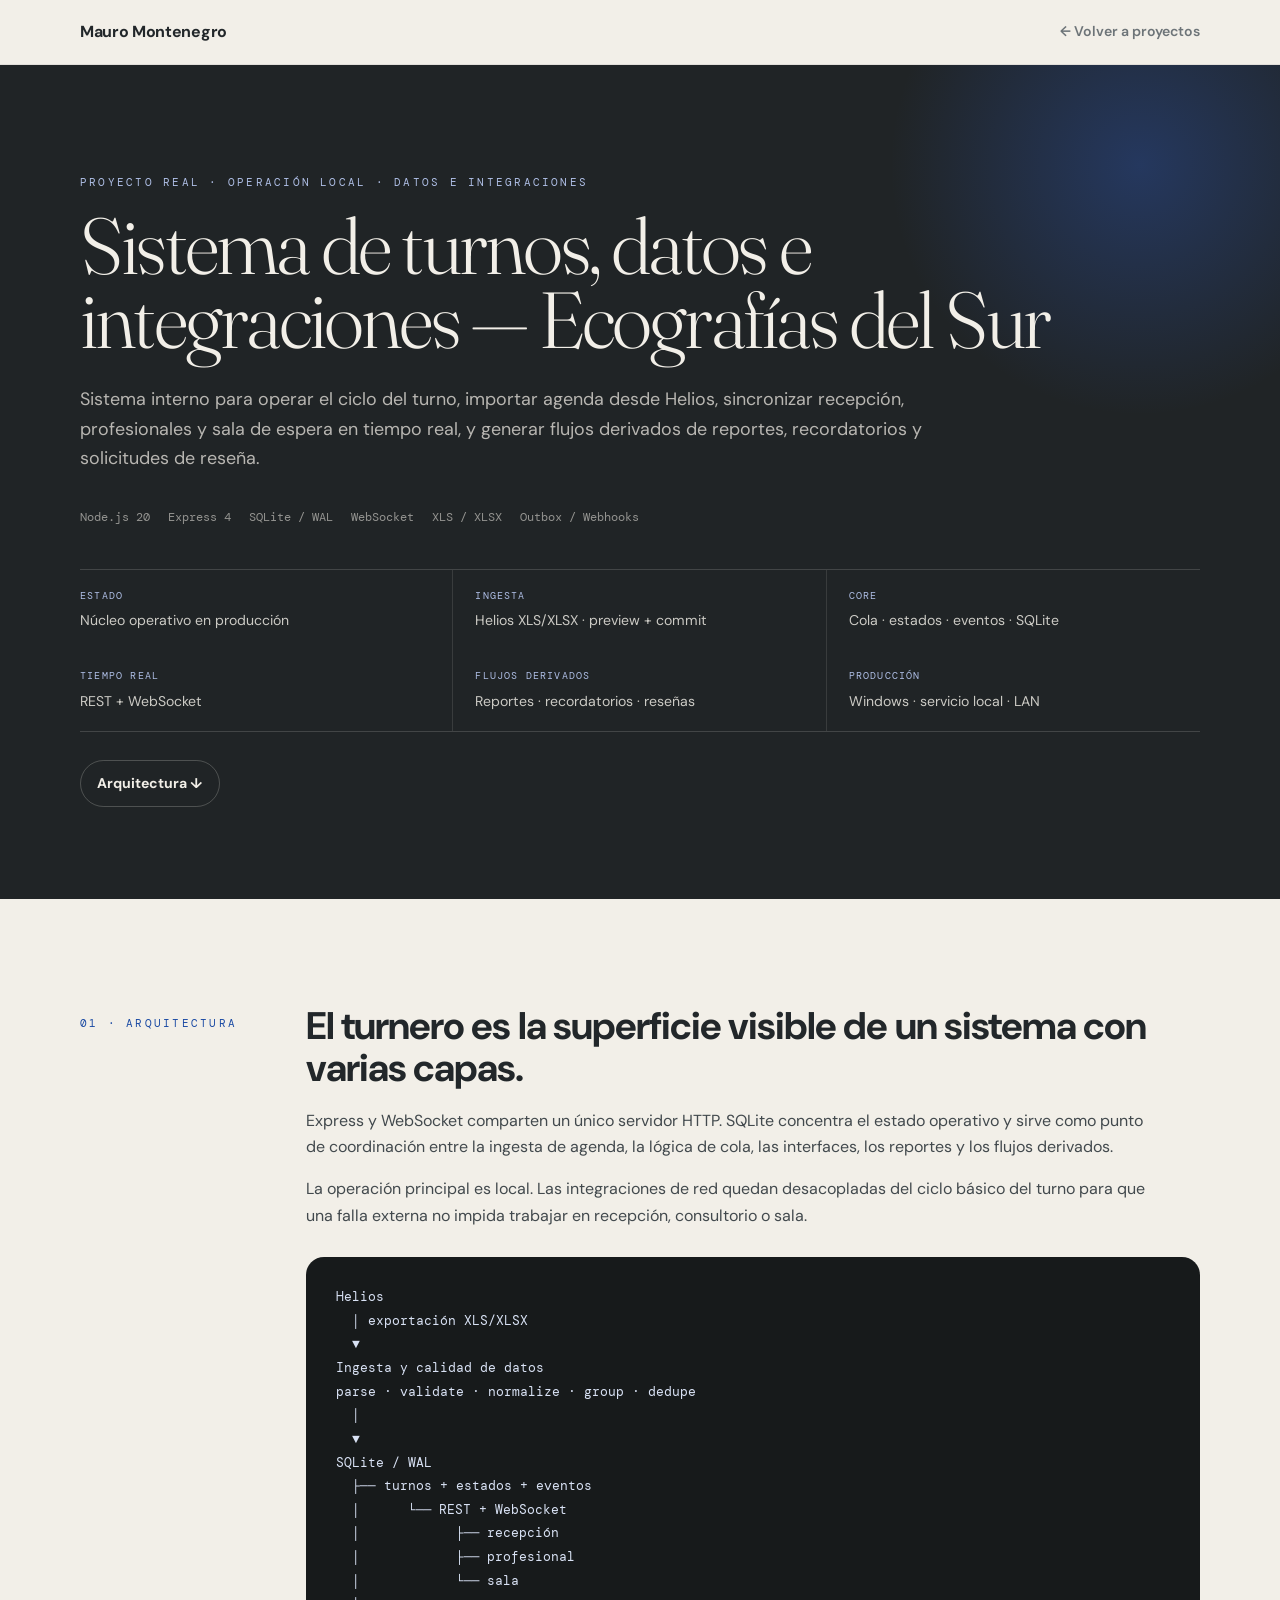
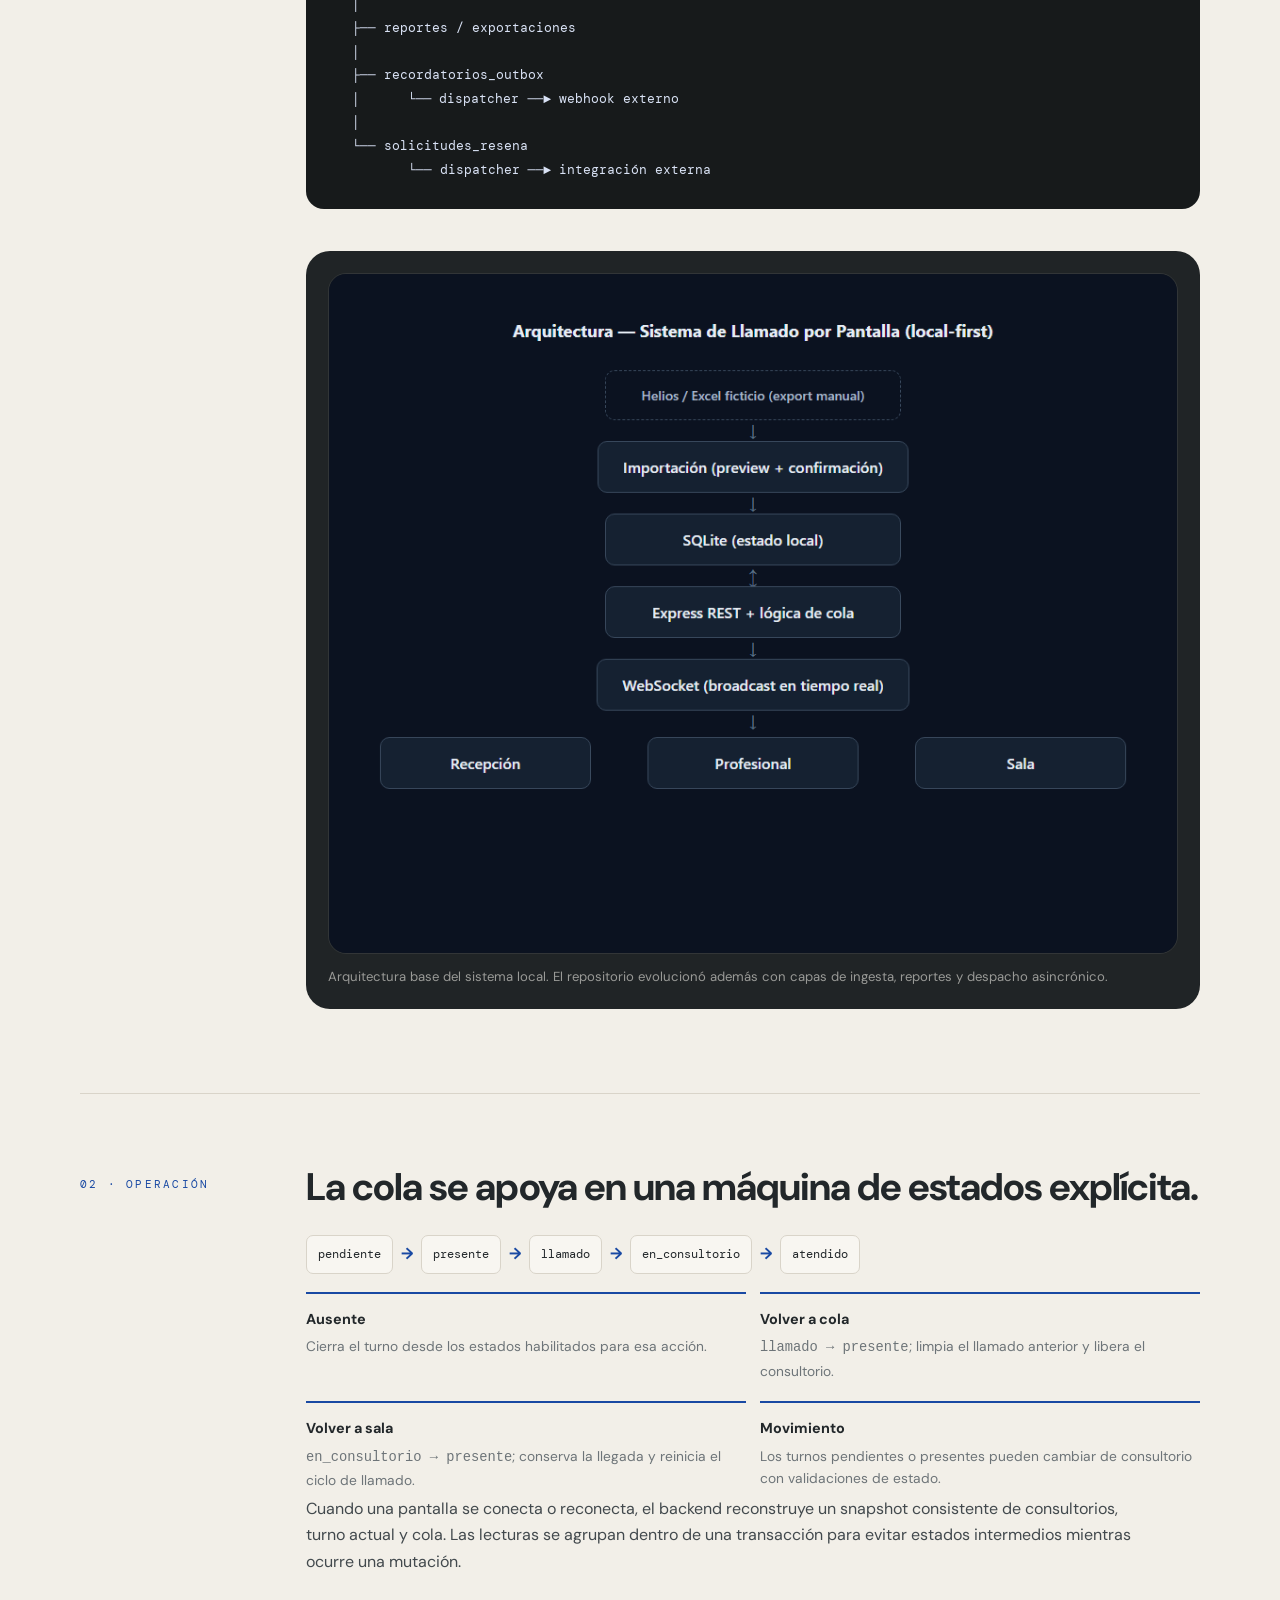
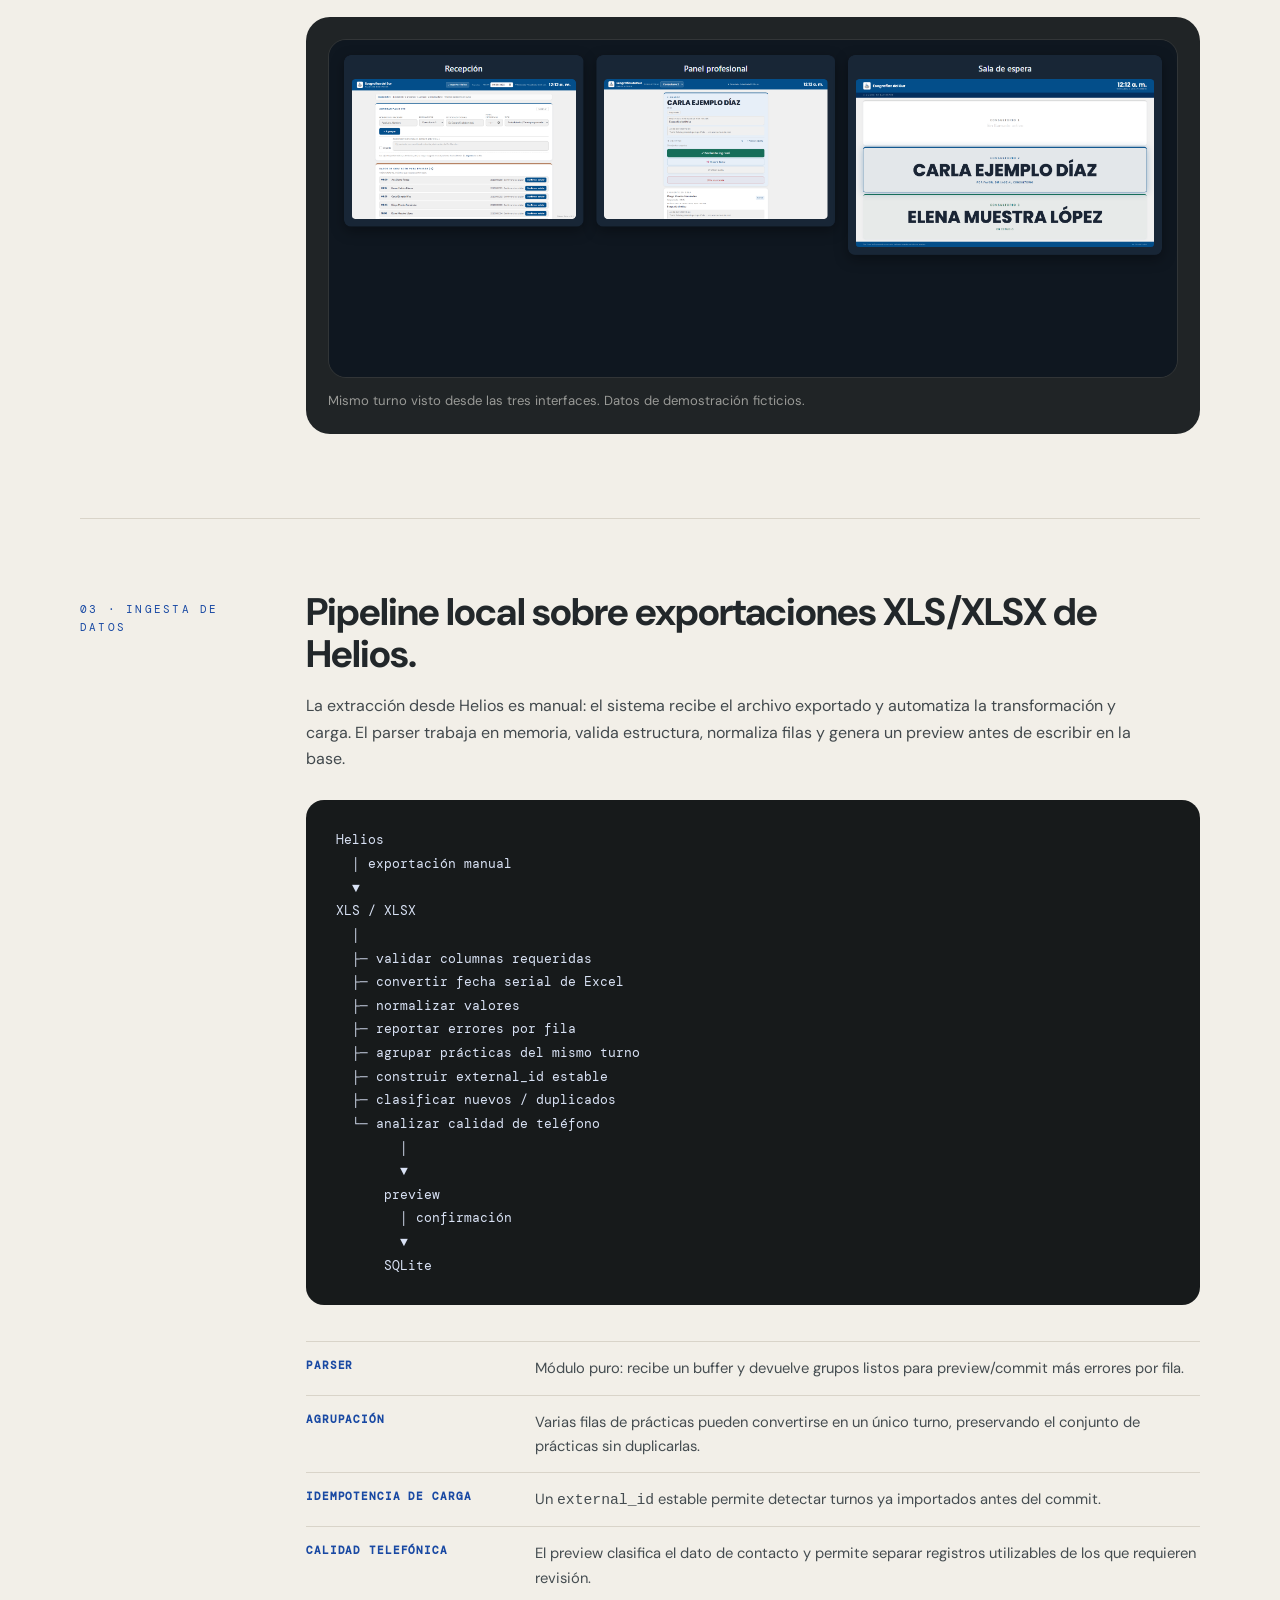
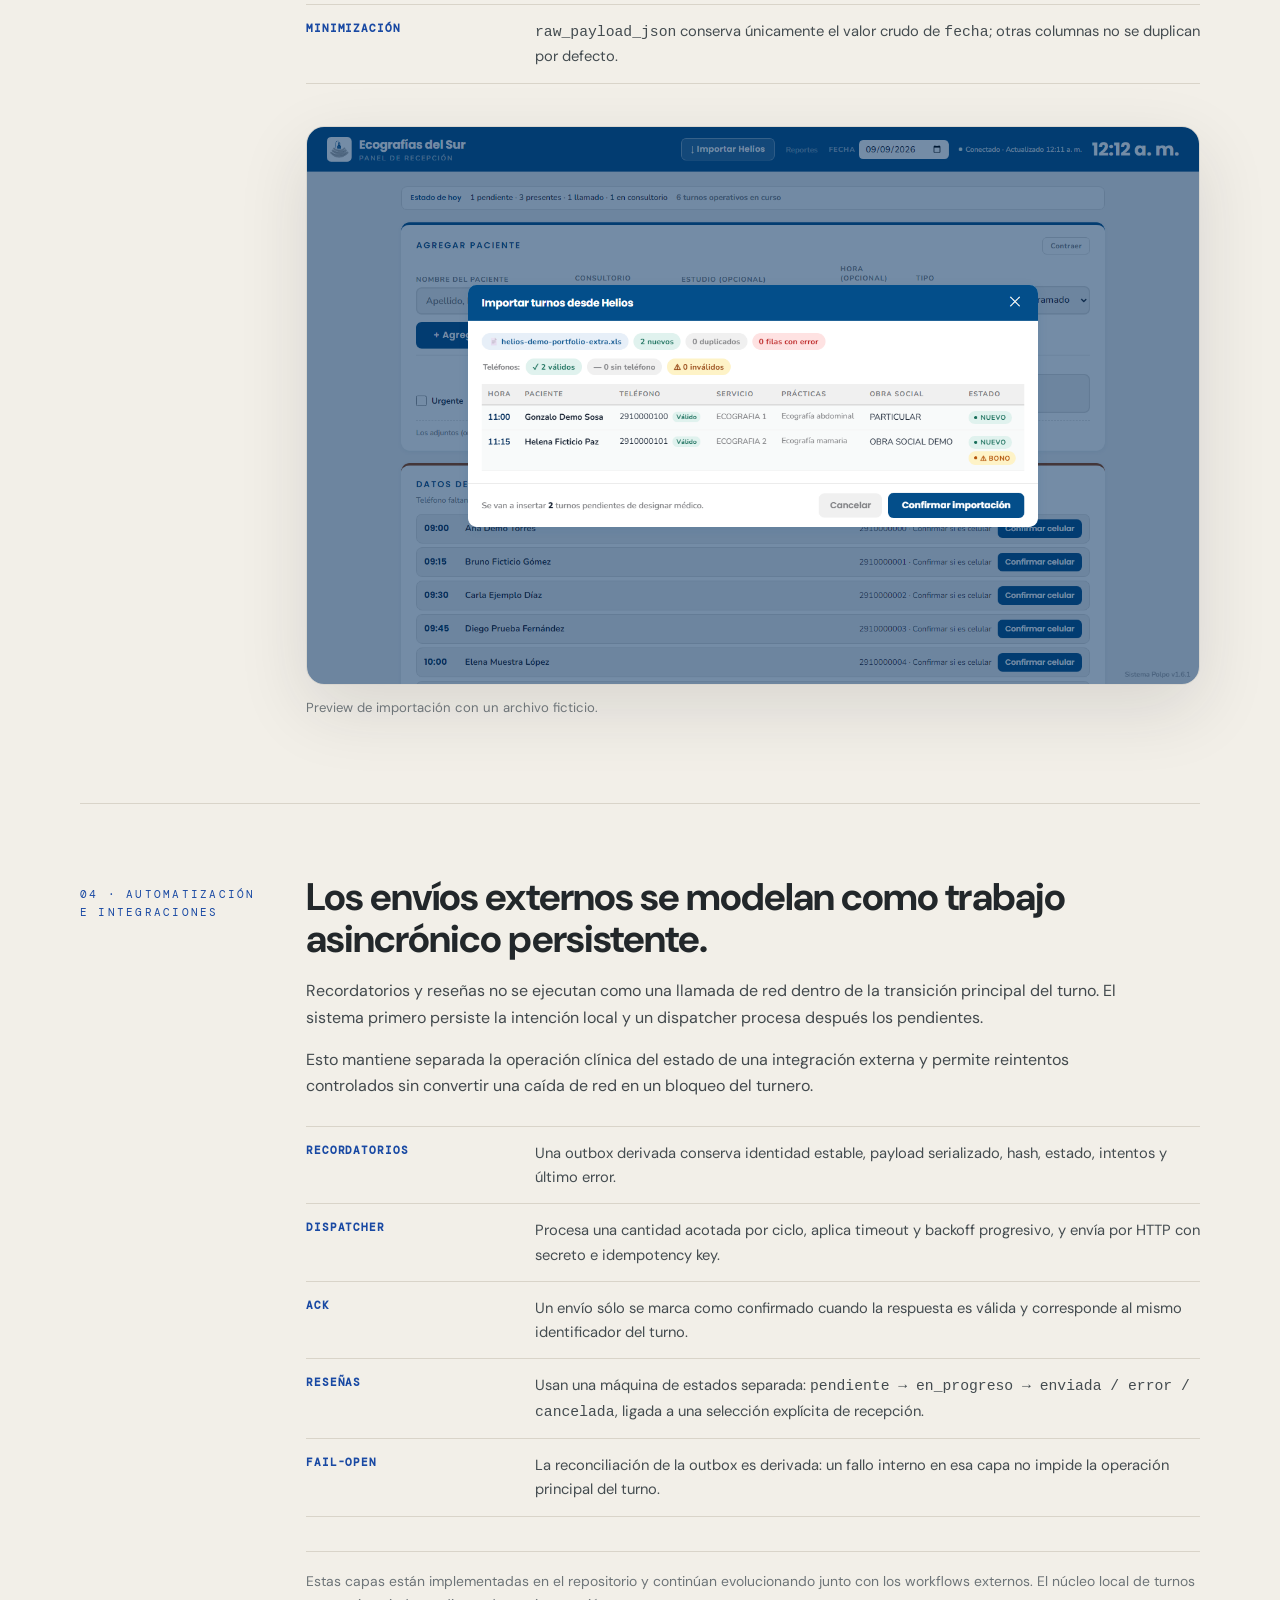
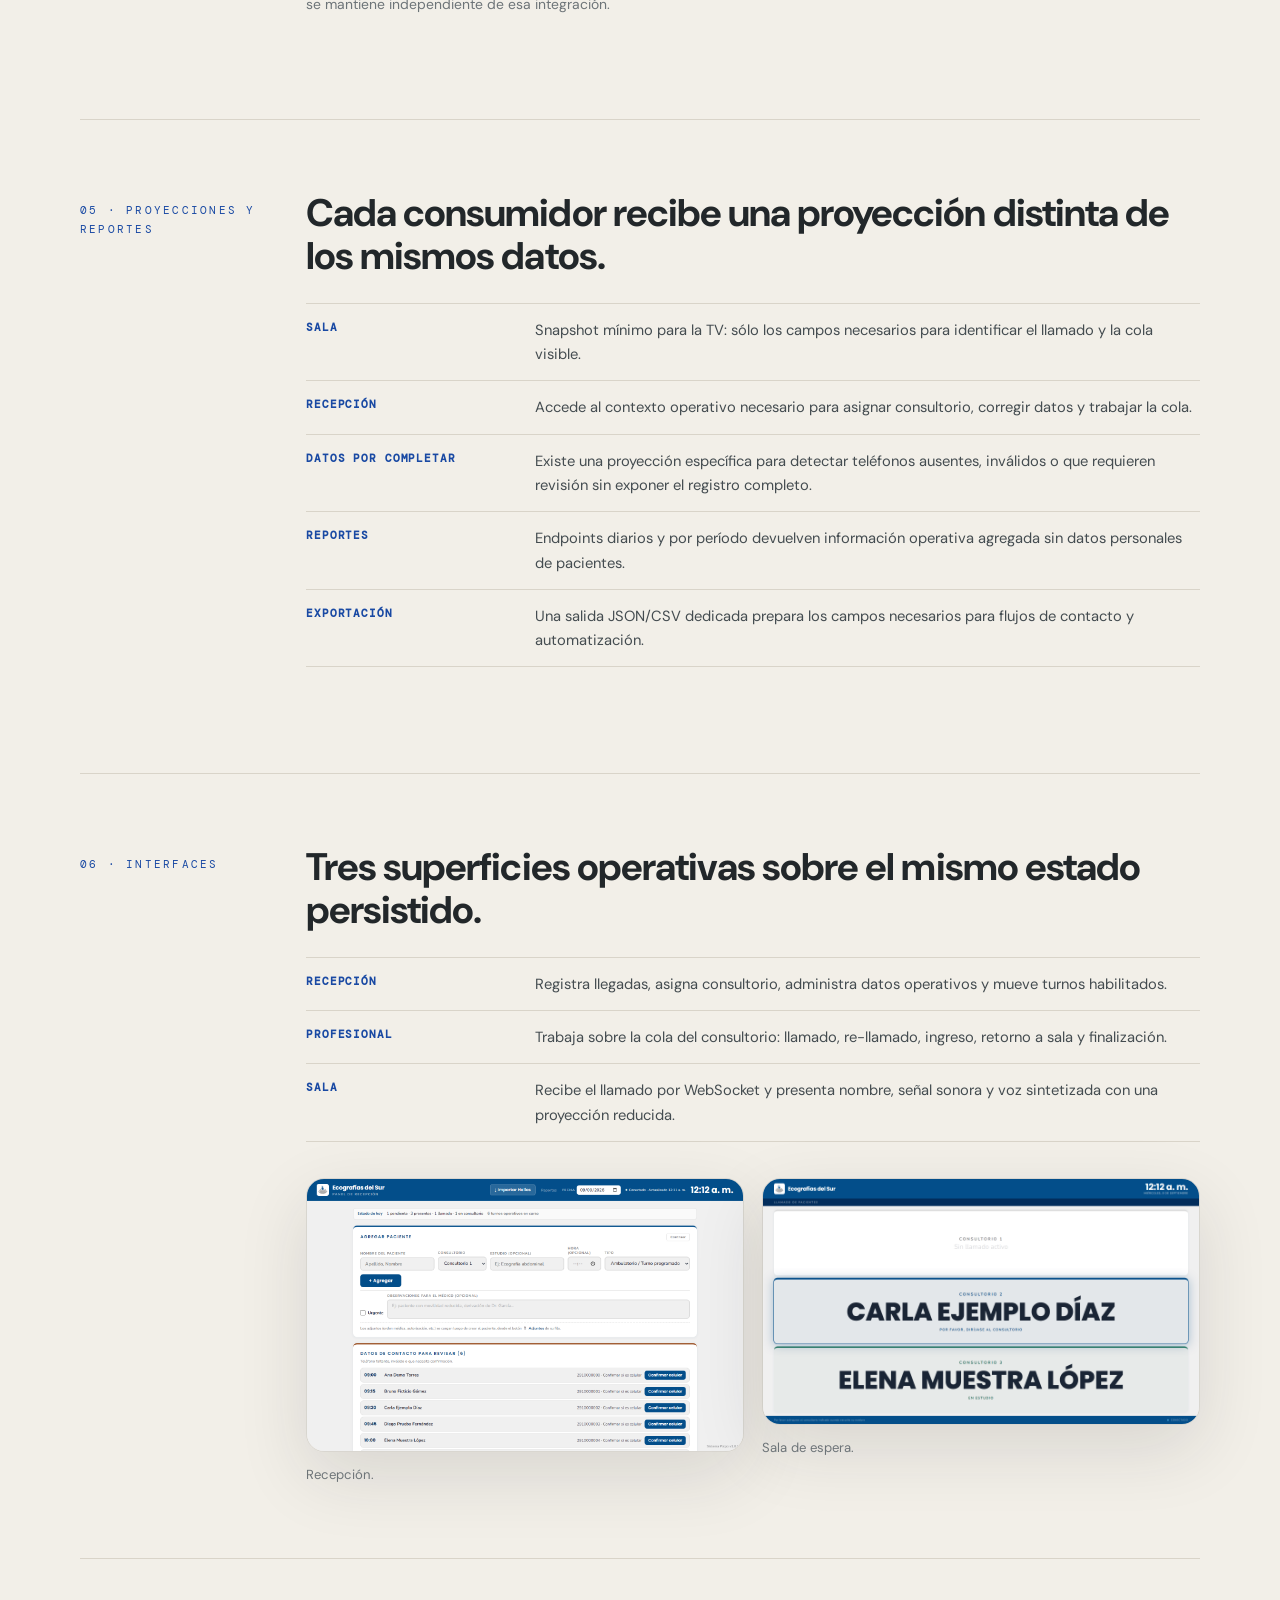
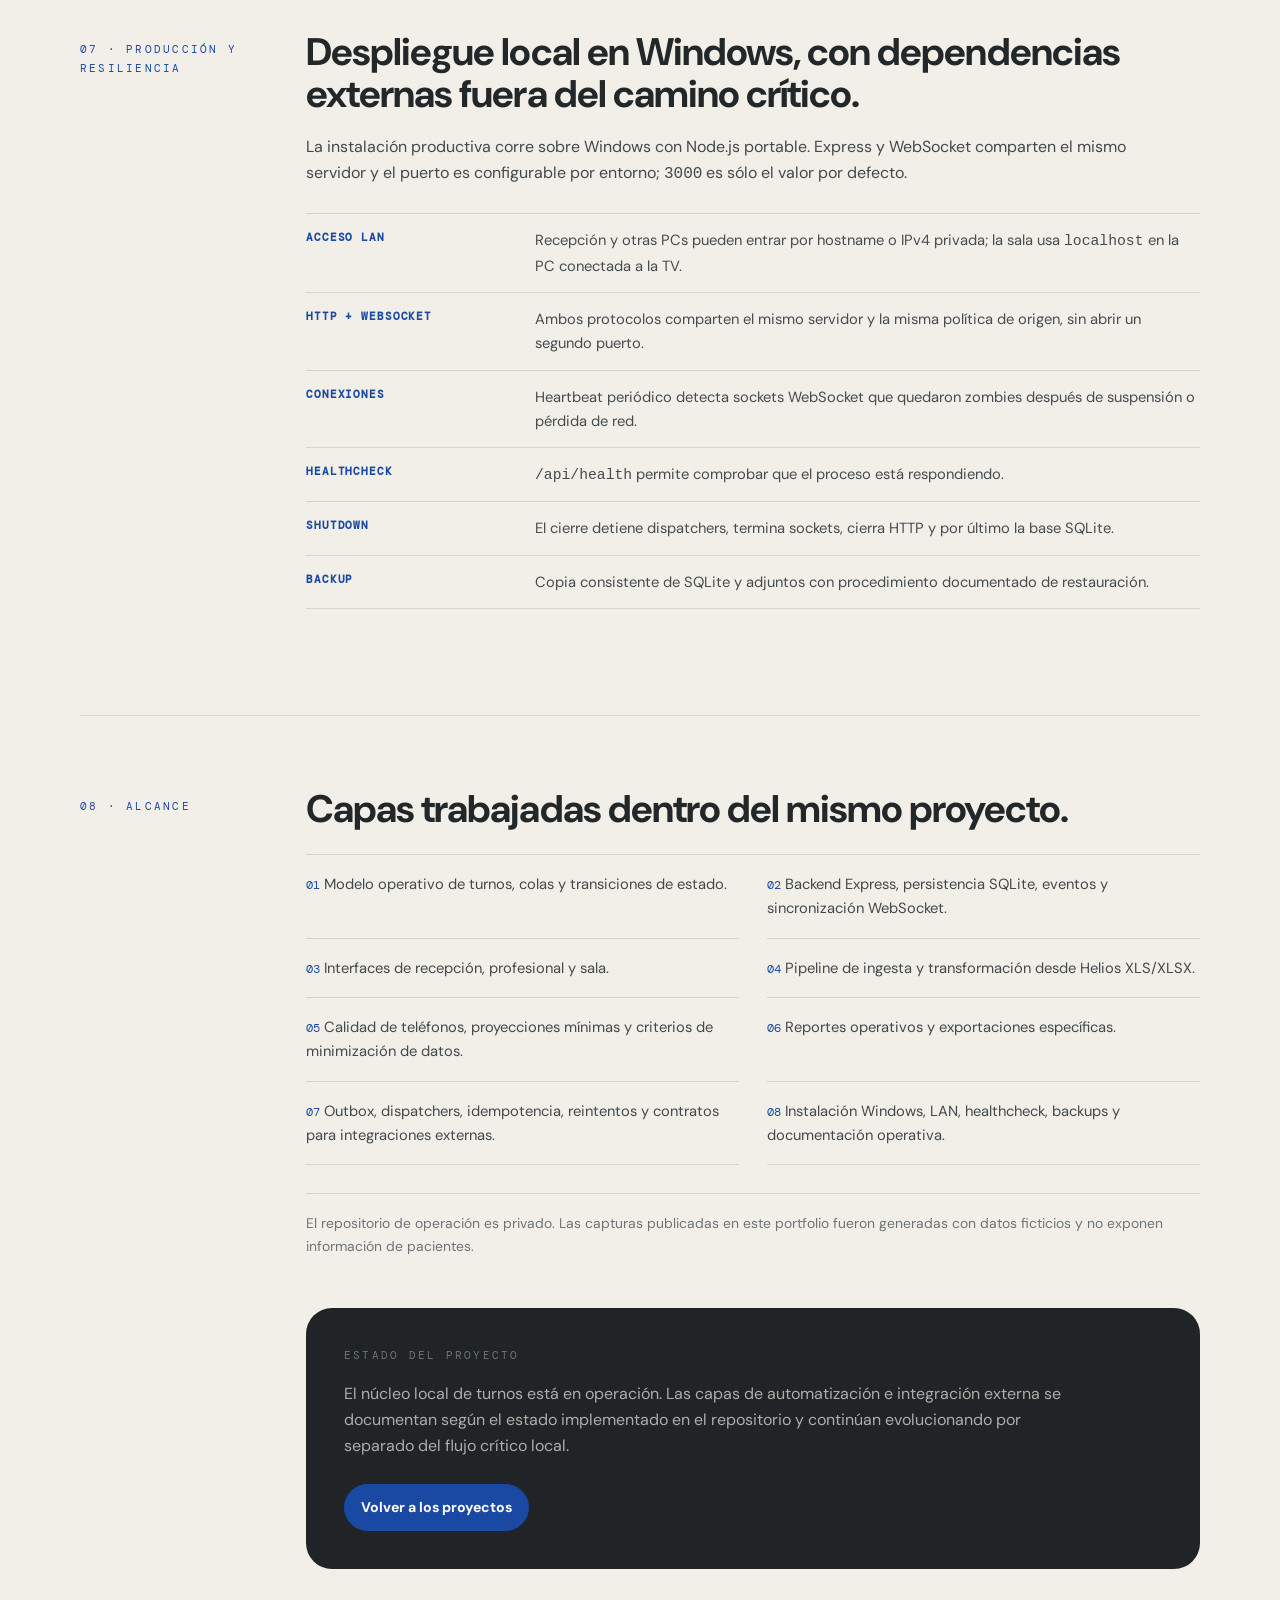
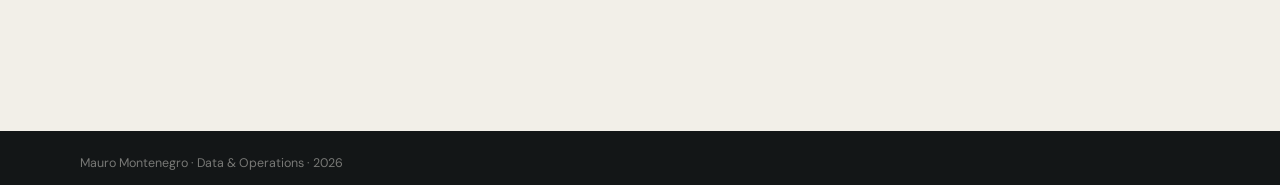
<file: cases/ecografias-turnos.html>
<!doctype html>
<html lang="es">
<head>
  <meta charset="utf-8">
  <meta name="viewport" content="width=device-width,initial-scale=1">
  <meta name="description" content="Proyecto técnico: sistema local de turnos, ingesta de datos e integraciones para Ecografías del Sur.">
  <title>Sistema de Turnos e Integraciones — Mauro Montenegro</title>
  <link rel="stylesheet" href="../assets/case-ventas-v2.css">
  <style>
    .hero h1{max-width:1040px;font-size:clamp(2.8rem,6.2vw,5.6rem)}
    .hero .lead{max-width:900px}
    .spec-grid{display:grid;grid-template-columns:repeat(3,1fr);gap:0;margin-top:42px;border-top:1px solid rgba(242,239,232,.16);border-bottom:1px solid rgba(242,239,232,.16)}
    .spec{padding:18px 22px 18px 0;border-right:1px solid rgba(242,239,232,.12)}
    .spec:nth-child(3n){border-right:0;padding-left:22px}.spec:nth-child(3n+2){padding-left:22px}
    .spec dt{font-family:"DM Mono",monospace;text-transform:uppercase;letter-spacing:.12em;font-size:.62rem;color:#aebee5;margin-bottom:5px}
    .spec dd{margin:0;font-size:.88rem;color:rgba(242,239,232,.82)}
    .tech-title{font-size:clamp(1.7rem,3vw,2.7rem);line-height:1.1;margin:0 0 18px;letter-spacing:-.025em}
    .tech-copy{max-width:850px;color:#42494d;font-size:1rem}.tech-copy p{margin:0 0 16px}
    .diagram{margin:28px 0 36px;padding:28px 30px;background:#171a1b;color:#d9e2f5;border-radius:18px;overflow:auto;font-family:"DM Mono",monospace;font-size:.82rem;line-height:1.8;white-space:pre}
    .state-main{display:flex;gap:8px;align-items:center;flex-wrap:wrap;margin:26px 0 18px}
    .state{font-family:"DM Mono",monospace;font-size:.72rem;padding:9px 11px;border:1px solid var(--line);border-radius:7px;background:var(--paper)}
    .arrow{color:var(--cobalt);font-weight:700}
    .state-notes{display:grid;grid-template-columns:repeat(2,1fr);gap:14px;margin-top:18px}
    .state-note{border-top:2px solid var(--cobalt);padding:14px 0 4px}.state-note b{display:block;font-size:.9rem;margin-bottom:4px}.state-note p{margin:0;color:var(--muted);font-size:.86rem}
    .fact-table{margin:26px 0 34px;border-top:1px solid var(--line)}
    .fact-row{display:grid;grid-template-columns:205px 1fr;gap:24px;padding:14px 0;border-bottom:1px solid var(--line)}
    .fact-row b{font-family:"DM Mono",monospace;font-size:.69rem;text-transform:uppercase;letter-spacing:.08em;color:var(--cobalt)}
    .fact-row span{color:#444c50;font-size:.92rem}
    .shots-two{display:grid;grid-template-columns:1fr 1fr;gap:18px;margin-top:36px}.shots-two .shot{margin:0}
    .scope-list{display:grid;grid-template-columns:repeat(2,1fr);gap:0 28px;margin-top:24px;border-top:1px solid var(--line)}
    .scope-item{padding:17px 0;border-bottom:1px solid var(--line);font-size:.92rem;color:#41494d}.scope-item code{font-family:"DM Mono",monospace;font-size:.75rem;color:var(--cobalt)}
    .plain-note{margin-top:28px;padding:18px 0;border-top:1px solid var(--line);color:var(--muted);font-size:.87rem}
    @media(max-width:820px){.spec-grid{grid-template-columns:1fr 1fr}.spec,.spec:nth-child(3n),.spec:nth-child(3n+2){padding:16px 14px 16px 0;border-right:0}.spec:nth-child(even){padding-left:14px}.state-notes,.shots-two,.scope-list{grid-template-columns:1fr}.fact-row{grid-template-columns:1fr;gap:5px}}
    @media(max-width:520px){.spec-grid{grid-template-columns:1fr}.spec,.spec:nth-child(even),.spec:nth-child(3n),.spec:nth-child(3n+2){padding:14px 0;border-bottom:1px solid rgba(242,239,232,.12)}.diagram{padding:20px;font-size:.72rem}}
  </style>
</head>
<body>
  <nav>
    <div class="wrap nav">
      <a class="brand" href="../index.html">Mauro Montenegro</a>
      <a class="back" href="../index.html#casos">← Volver a proyectos</a>
    </div>
  </nav>

  <header class="hero">
    <div class="wrap">
      <div class="eyebrow">Proyecto real · Operación local · Datos e integraciones</div>
      <h1>Sistema de turnos, datos e integraciones — Ecografías del Sur</h1>
      <p class="lead">Sistema interno para operar el ciclo del turno, importar agenda desde Helios, sincronizar recepción, profesionales y sala de espera en tiempo real, y generar flujos derivados de reportes, recordatorios y solicitudes de reseña.</p>
      <div class="hero-meta"><span>Node.js 20</span><span>Express 4</span><span>SQLite / WAL</span><span>WebSocket</span><span>XLS / XLSX</span><span>Outbox / Webhooks</span></div>
      <dl class="spec-grid">
        <div class="spec"><dt>Estado</dt><dd>Núcleo operativo en producción</dd></div>
        <div class="spec"><dt>Ingesta</dt><dd>Helios XLS/XLSX · preview + commit</dd></div>
        <div class="spec"><dt>Core</dt><dd>Cola · estados · eventos · SQLite</dd></div>
        <div class="spec"><dt>Tiempo real</dt><dd>REST + WebSocket</dd></div>
        <div class="spec"><dt>Flujos derivados</dt><dd>Reportes · recordatorios · reseñas</dd></div>
        <div class="spec"><dt>Producción</dt><dd>Windows · servicio local · LAN</dd></div>
      </dl>
      <div class="hero-actions"><a class="btn" href="#arquitectura">Arquitectura ↓</a></div>
    </div>
  </header>

  <main class="wrap">
    <section class="chapter" id="arquitectura">
      <div class="kicker">01 · Arquitectura</div>
      <div>
        <h2 class="tech-title">El turnero es la superficie visible de un sistema con varias capas.</h2>
        <div class="tech-copy">
          <p>Express y WebSocket comparten un único servidor HTTP. SQLite concentra el estado operativo y sirve como punto de coordinación entre la ingesta de agenda, la lógica de cola, las interfaces, los reportes y los flujos derivados.</p>
          <p>La operación principal es local. Las integraciones de red quedan desacopladas del ciclo básico del turno para que una falla externa no impida trabajar en recepción, consultorio o sala.</p>
        </div>
        <div class="diagram">Helios
  │ exportación XLS/XLSX
  ▼
Ingesta y calidad de datos
parse · validate · normalize · group · dedupe
  │
  ▼
SQLite / WAL
  ├── turnos + estados + eventos
  │      └── REST + WebSocket
  │            ├── recepción
  │            ├── profesional
  │            └── sala
  │
  ├── reportes / exportaciones
  │
  ├── recordatorios_outbox
  │      └── dispatcher ──► webhook externo
  │
  └── solicitudes_resena
         └── dispatcher ──► integración externa</div>
        <figure class="shot dark">
          <img src="../assets/cases/ecografias-turnos/06-arquitectura-local-first.png" alt="Diagrama de arquitectura local del sistema de turnos">
          <figcaption>Arquitectura base del sistema local. El repositorio evolucionó además con capas de ingesta, reportes y despacho asincrónico.</figcaption>
        </figure>
      </div>
    </section>

    <section class="chapter">
      <div class="kicker">02 · Operación</div>
      <div>
        <h2 class="tech-title">La cola se apoya en una máquina de estados explícita.</h2>
        <div class="state-main">
          <span class="state">pendiente</span><span class="arrow">→</span>
          <span class="state">presente</span><span class="arrow">→</span>
          <span class="state">llamado</span><span class="arrow">→</span>
          <span class="state">en_consultorio</span><span class="arrow">→</span>
          <span class="state">atendido</span>
        </div>
        <div class="state-notes">
          <div class="state-note"><b>Ausente</b><p>Cierra el turno desde los estados habilitados para esa acción.</p></div>
          <div class="state-note"><b>Volver a cola</b><p><code>llamado → presente</code>; limpia el llamado anterior y libera el consultorio.</p></div>
          <div class="state-note"><b>Volver a sala</b><p><code>en_consultorio → presente</code>; conserva la llegada y reinicia el ciclo de llamado.</p></div>
          <div class="state-note"><b>Movimiento</b><p>Los turnos pendientes o presentes pueden cambiar de consultorio con validaciones de estado.</p></div>
        </div>
        <div class="tech-copy">
          <p>Cuando una pantalla se conecta o reconecta, el backend reconstruye un snapshot consistente de consultorios, turno actual y cola. Las lecturas se agrupan dentro de una transacción para evitar estados intermedios mientras ocurre una mutación.</p>
        </div>
        <figure class="shot dark">
          <img src="../assets/cases/ecografias-turnos/04-flujo-tres-pantallas.png" alt="Recepción, panel profesional y sala de espera usando un escenario ficticio">
          <figcaption>Mismo turno visto desde las tres interfaces. Datos de demostración ficticios.</figcaption>
        </figure>
      </div>
    </section>

    <section class="chapter">
      <div class="kicker">03 · Ingesta de datos</div>
      <div>
        <h2 class="tech-title">Pipeline local sobre exportaciones XLS/XLSX de Helios.</h2>
        <div class="tech-copy">
          <p>La extracción desde Helios es manual: el sistema recibe el archivo exportado y automatiza la transformación y carga. El parser trabaja en memoria, valida estructura, normaliza filas y genera un preview antes de escribir en la base.</p>
        </div>
        <div class="diagram">Helios
  │ exportación manual
  ▼
XLS / XLSX
  │
  ├─ validar columnas requeridas
  ├─ convertir fecha serial de Excel
  ├─ normalizar valores
  ├─ reportar errores por fila
  ├─ agrupar prácticas del mismo turno
  ├─ construir external_id estable
  ├─ clasificar nuevos / duplicados
  └─ analizar calidad de teléfono
        │
        ▼
      preview
        │ confirmación
        ▼
      SQLite</div>
        <div class="fact-table">
          <div class="fact-row"><b>Parser</b><span>Módulo puro: recibe un buffer y devuelve grupos listos para preview/commit más errores por fila.</span></div>
          <div class="fact-row"><b>Agrupación</b><span>Varias filas de prácticas pueden convertirse en un único turno, preservando el conjunto de prácticas sin duplicarlas.</span></div>
          <div class="fact-row"><b>Idempotencia de carga</b><span>Un <code>external_id</code> estable permite detectar turnos ya importados antes del commit.</span></div>
          <div class="fact-row"><b>Calidad telefónica</b><span>El preview clasifica el dato de contacto y permite separar registros utilizables de los que requieren revisión.</span></div>
          <div class="fact-row"><b>Minimización</b><span><code>raw_payload_json</code> conserva únicamente el valor crudo de <code>fecha</code>; otras columnas no se duplican por defecto.</span></div>
        </div>
        <figure class="shot">
          <img src="../assets/cases/ecografias-turnos/05-importacion-demo.png" alt="Preview ficticio del importador Helios">
          <figcaption>Preview de importación con un archivo ficticio.</figcaption>
        </figure>
      </div>
    </section>

    <section class="chapter">
      <div class="kicker">04 · Automatización e integraciones</div>
      <div>
        <h2 class="tech-title">Los envíos externos se modelan como trabajo asincrónico persistente.</h2>
        <div class="tech-copy">
          <p>Recordatorios y reseñas no se ejecutan como una llamada de red dentro de la transición principal del turno. El sistema primero persiste la intención local y un dispatcher procesa después los pendientes.</p>
          <p>Esto mantiene separada la operación clínica del estado de una integración externa y permite reintentos controlados sin convertir una caída de red en un bloqueo del turnero.</p>
        </div>
        <div class="fact-table">
          <div class="fact-row"><b>Recordatorios</b><span>Una outbox derivada conserva identidad estable, payload serializado, hash, estado, intentos y último error.</span></div>
          <div class="fact-row"><b>Dispatcher</b><span>Procesa una cantidad acotada por ciclo, aplica timeout y backoff progresivo, y envía por HTTP con secreto e idempotency key.</span></div>
          <div class="fact-row"><b>ACK</b><span>Un envío sólo se marca como confirmado cuando la respuesta es válida y corresponde al mismo identificador del turno.</span></div>
          <div class="fact-row"><b>Reseñas</b><span>Usan una máquina de estados separada: <code>pendiente → en_progreso → enviada / error / cancelada</code>, ligada a una selección explícita de recepción.</span></div>
          <div class="fact-row"><b>Fail-open</b><span>La reconciliación de la outbox es derivada: un fallo interno en esa capa no impide la operación principal del turno.</span></div>
        </div>
        <p class="plain-note">Estas capas están implementadas en el repositorio y continúan evolucionando junto con los workflows externos. El núcleo local de turnos se mantiene independiente de esa integración.</p>
      </div>
    </section>

    <section class="chapter">
      <div class="kicker">05 · Proyecciones y reportes</div>
      <div>
        <h2 class="tech-title">Cada consumidor recibe una proyección distinta de los mismos datos.</h2>
        <div class="fact-table">
          <div class="fact-row"><b>Sala</b><span>Snapshot mínimo para la TV: sólo los campos necesarios para identificar el llamado y la cola visible.</span></div>
          <div class="fact-row"><b>Recepción</b><span>Accede al contexto operativo necesario para asignar consultorio, corregir datos y trabajar la cola.</span></div>
          <div class="fact-row"><b>Datos por completar</b><span>Existe una proyección específica para detectar teléfonos ausentes, inválidos o que requieren revisión sin exponer el registro completo.</span></div>
          <div class="fact-row"><b>Reportes</b><span>Endpoints diarios y por período devuelven información operativa agregada sin datos personales de pacientes.</span></div>
          <div class="fact-row"><b>Exportación</b><span>Una salida JSON/CSV dedicada prepara los campos necesarios para flujos de contacto y automatización.</span></div>
        </div>
      </div>
    </section>

    <section class="chapter">
      <div class="kicker">06 · Interfaces</div>
      <div>
        <h2 class="tech-title">Tres superficies operativas sobre el mismo estado persistido.</h2>
        <div class="fact-table">
          <div class="fact-row"><b>Recepción</b><span>Registra llegadas, asigna consultorio, administra datos operativos y mueve turnos habilitados.</span></div>
          <div class="fact-row"><b>Profesional</b><span>Trabaja sobre la cola del consultorio: llamado, re-llamado, ingreso, retorno a sala y finalización.</span></div>
          <div class="fact-row"><b>Sala</b><span>Recibe el llamado por WebSocket y presenta nombre, señal sonora y voz sintetizada con una proyección reducida.</span></div>
        </div>
        <div class="shots-two">
          <figure class="shot">
            <img src="../assets/cases/ecografias-turnos/02-recepcion.png" alt="Panel de recepción del sistema con datos ficticios">
            <figcaption>Recepción.</figcaption>
          </figure>
          <figure class="shot">
            <img src="../assets/cases/ecografias-turnos/01-sala-llamado.png" alt="Pantalla de sala mostrando un llamado ficticio">
            <figcaption>Sala de espera.</figcaption>
          </figure>
        </div>
      </div>
    </section>

    <section class="chapter">
      <div class="kicker">07 · Producción y resiliencia</div>
      <div>
        <h2 class="tech-title">Despliegue local en Windows, con dependencias externas fuera del camino crítico.</h2>
        <div class="tech-copy">
          <p>La instalación productiva corre sobre Windows con Node.js portable. Express y WebSocket comparten el mismo servidor y el puerto es configurable por entorno; <code>3000</code> es sólo el valor por defecto.</p>
        </div>
        <div class="fact-table">
          <div class="fact-row"><b>Acceso LAN</b><span>Recepción y otras PCs pueden entrar por hostname o IPv4 privada; la sala usa <code>localhost</code> en la PC conectada a la TV.</span></div>
          <div class="fact-row"><b>HTTP + WebSocket</b><span>Ambos protocolos comparten el mismo servidor y la misma política de origen, sin abrir un segundo puerto.</span></div>
          <div class="fact-row"><b>Conexiones</b><span>Heartbeat periódico detecta sockets WebSocket que quedaron zombies después de suspensión o pérdida de red.</span></div>
          <div class="fact-row"><b>Healthcheck</b><span><code>/api/health</code> permite comprobar que el proceso está respondiendo.</span></div>
          <div class="fact-row"><b>Shutdown</b><span>El cierre detiene dispatchers, termina sockets, cierra HTTP y por último la base SQLite.</span></div>
          <div class="fact-row"><b>Backup</b><span>Copia consistente de SQLite y adjuntos con procedimiento documentado de restauración.</span></div>
        </div>
      </div>
    </section>

    <section class="chapter">
      <div class="kicker">08 · Alcance</div>
      <div>
        <h2 class="tech-title">Capas trabajadas dentro del mismo proyecto.</h2>
        <div class="scope-list">
          <div class="scope-item"><code>01</code> Modelo operativo de turnos, colas y transiciones de estado.</div>
          <div class="scope-item"><code>02</code> Backend Express, persistencia SQLite, eventos y sincronización WebSocket.</div>
          <div class="scope-item"><code>03</code> Interfaces de recepción, profesional y sala.</div>
          <div class="scope-item"><code>04</code> Pipeline de ingesta y transformación desde Helios XLS/XLSX.</div>
          <div class="scope-item"><code>05</code> Calidad de teléfonos, proyecciones mínimas y criterios de minimización de datos.</div>
          <div class="scope-item"><code>06</code> Reportes operativos y exportaciones específicas.</div>
          <div class="scope-item"><code>07</code> Outbox, dispatchers, idempotencia, reintentos y contratos para integraciones externas.</div>
          <div class="scope-item"><code>08</code> Instalación Windows, LAN, healthcheck, backups y documentación operativa.</div>
        </div>
        <p class="plain-note">El repositorio de operación es privado. Las capturas publicadas en este portfolio fueron generadas con datos ficticios y no exponen información de pacientes.</p>
        <div class="closing">
          <div class="tiny">Estado del proyecto</div>
          <p>El núcleo local de turnos está en operación. Las capas de automatización e integración externa se documentan según el estado implementado en el repositorio y continúan evolucionando por separado del flujo crítico local.</p>
          <a class="btn primary" href="../index.html#casos">Volver a los proyectos</a>
        </div>
      </div>
    </section>
  </main>

  <footer><div class="wrap">Mauro Montenegro · Data & Operations · 2026</div></footer>
</body>
</html>
</file>
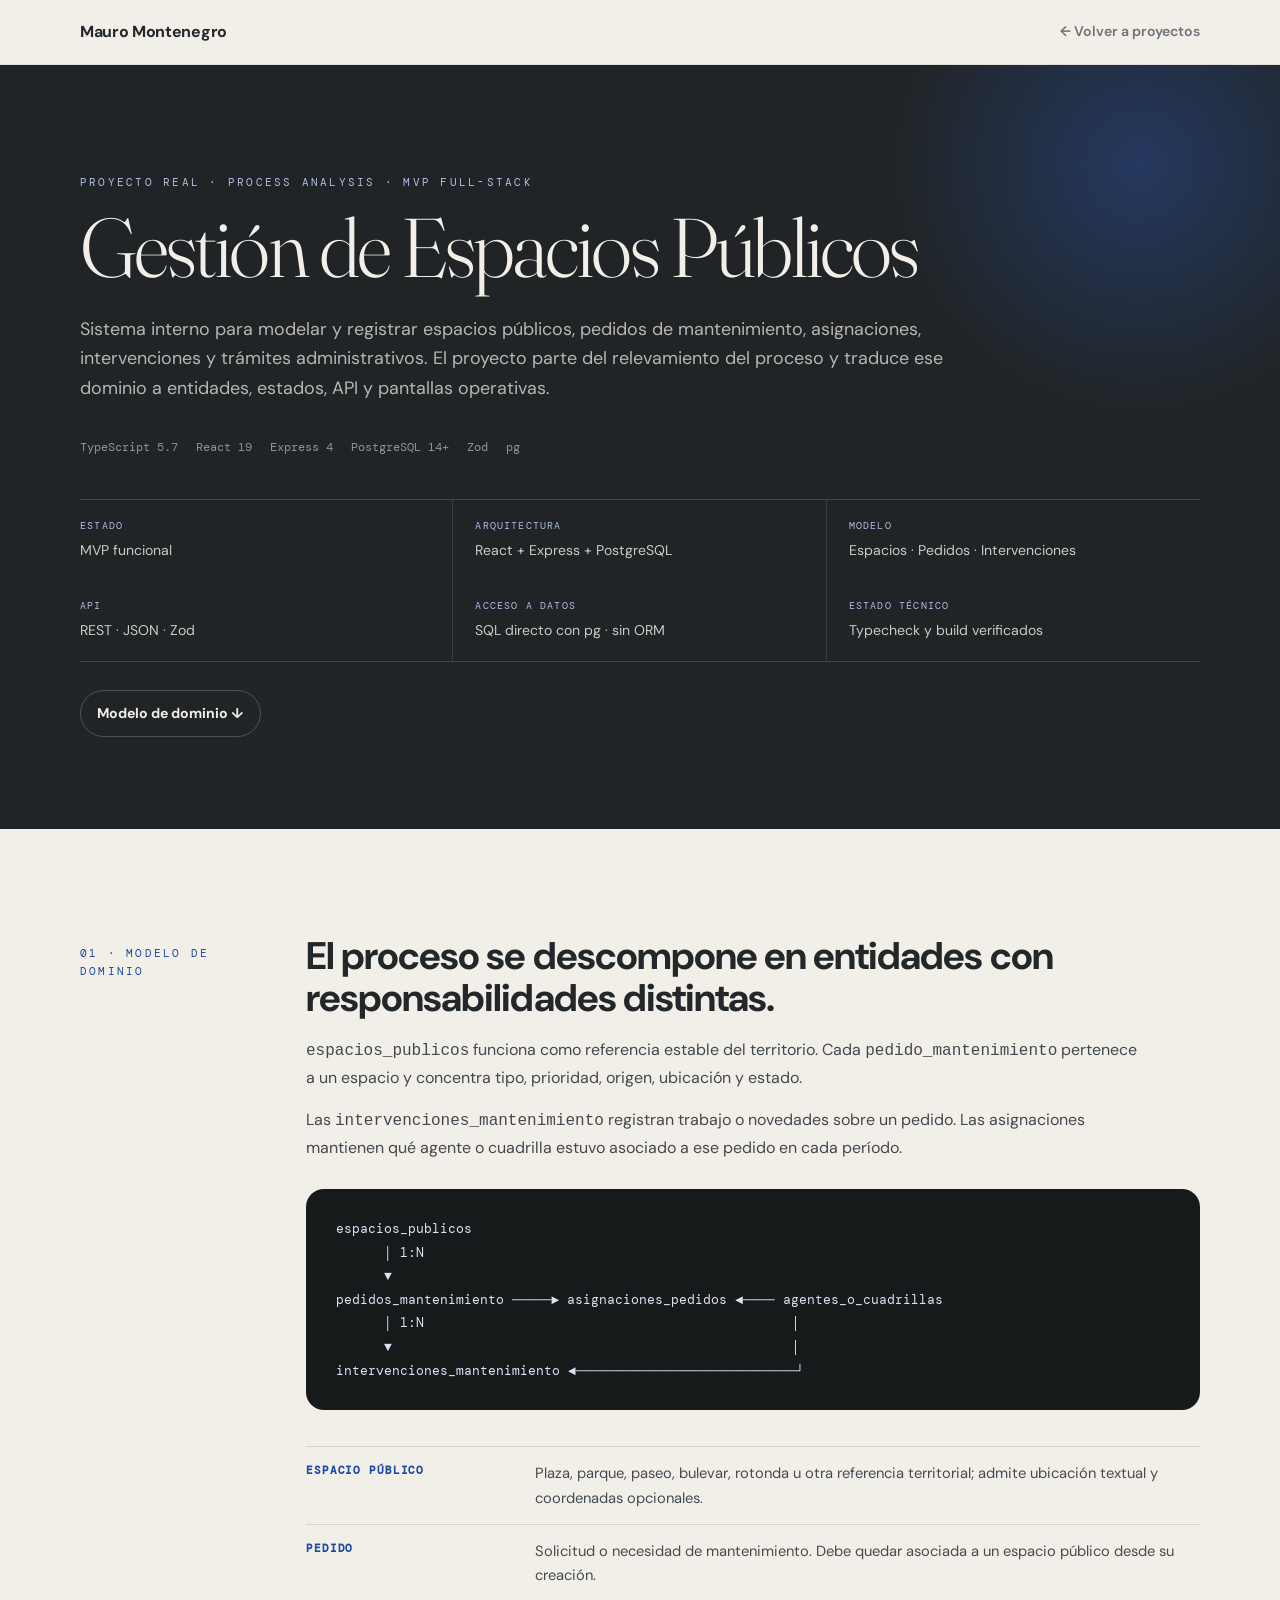
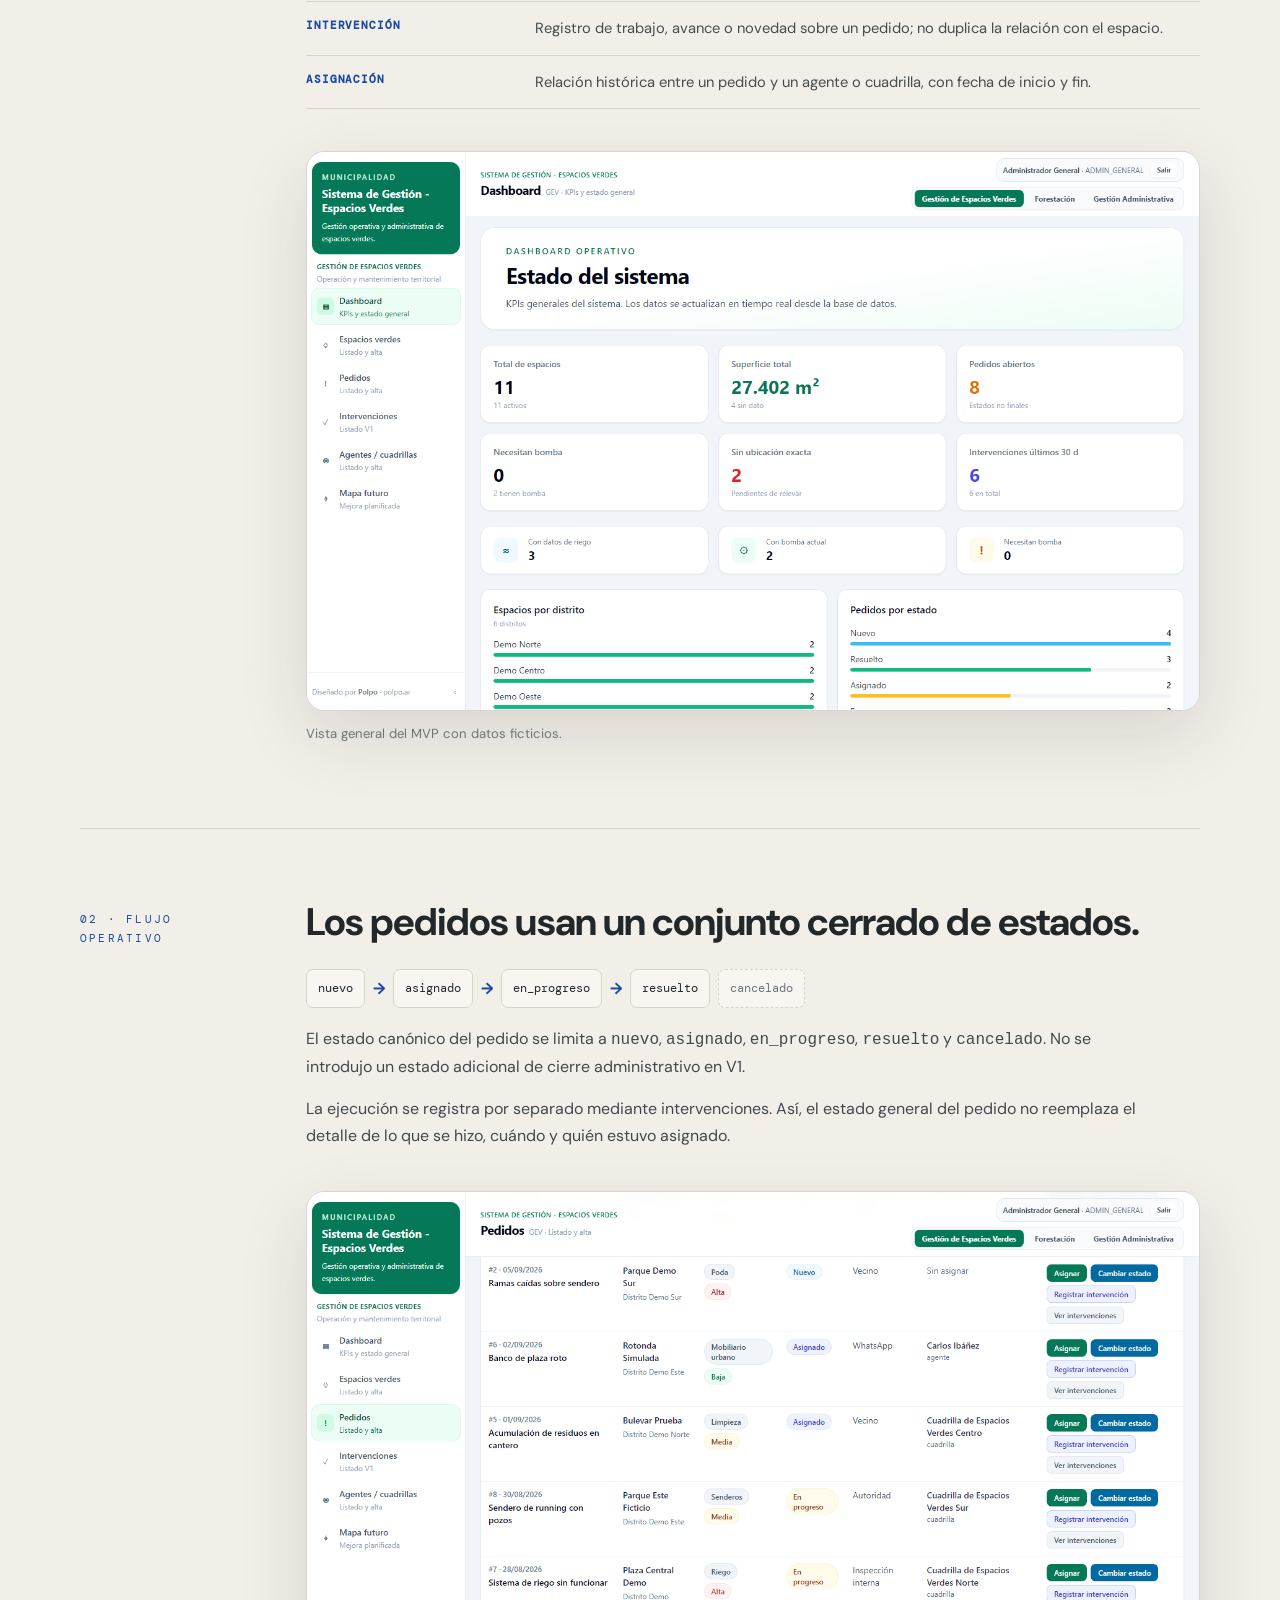
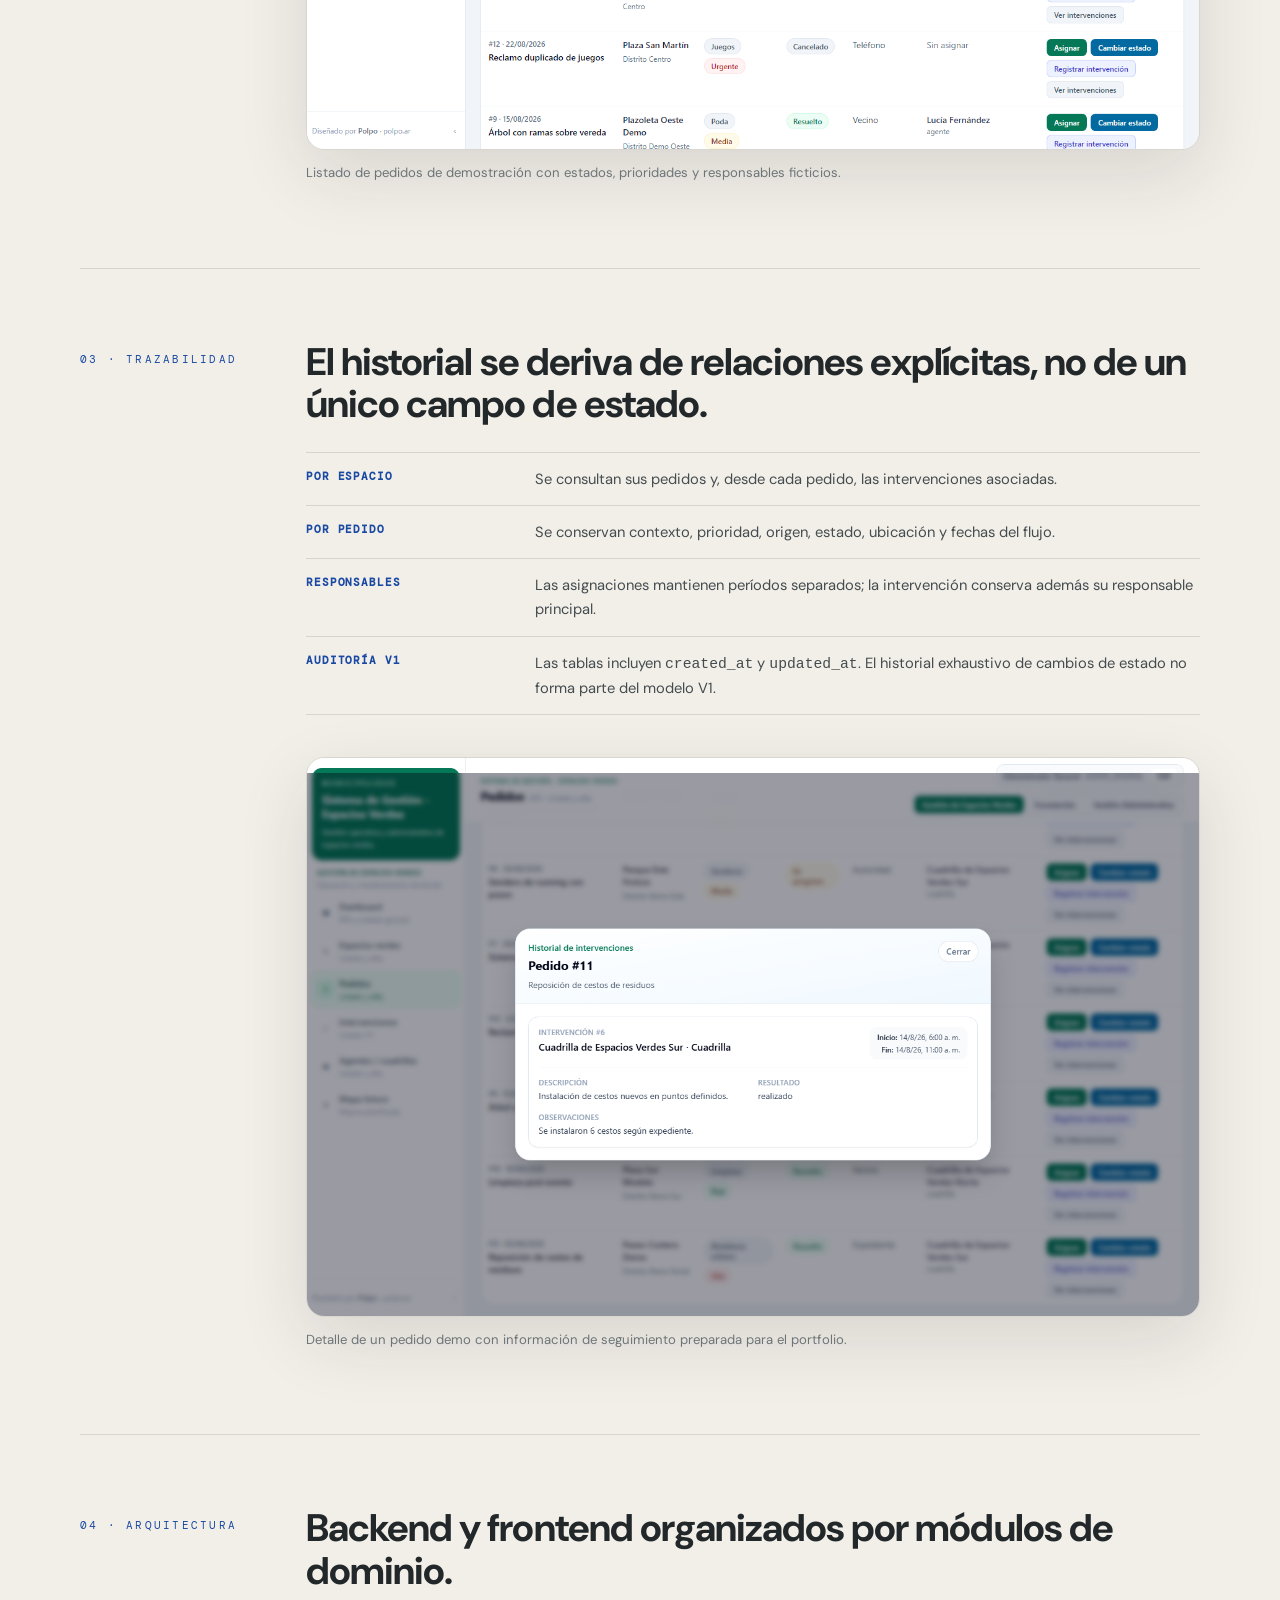
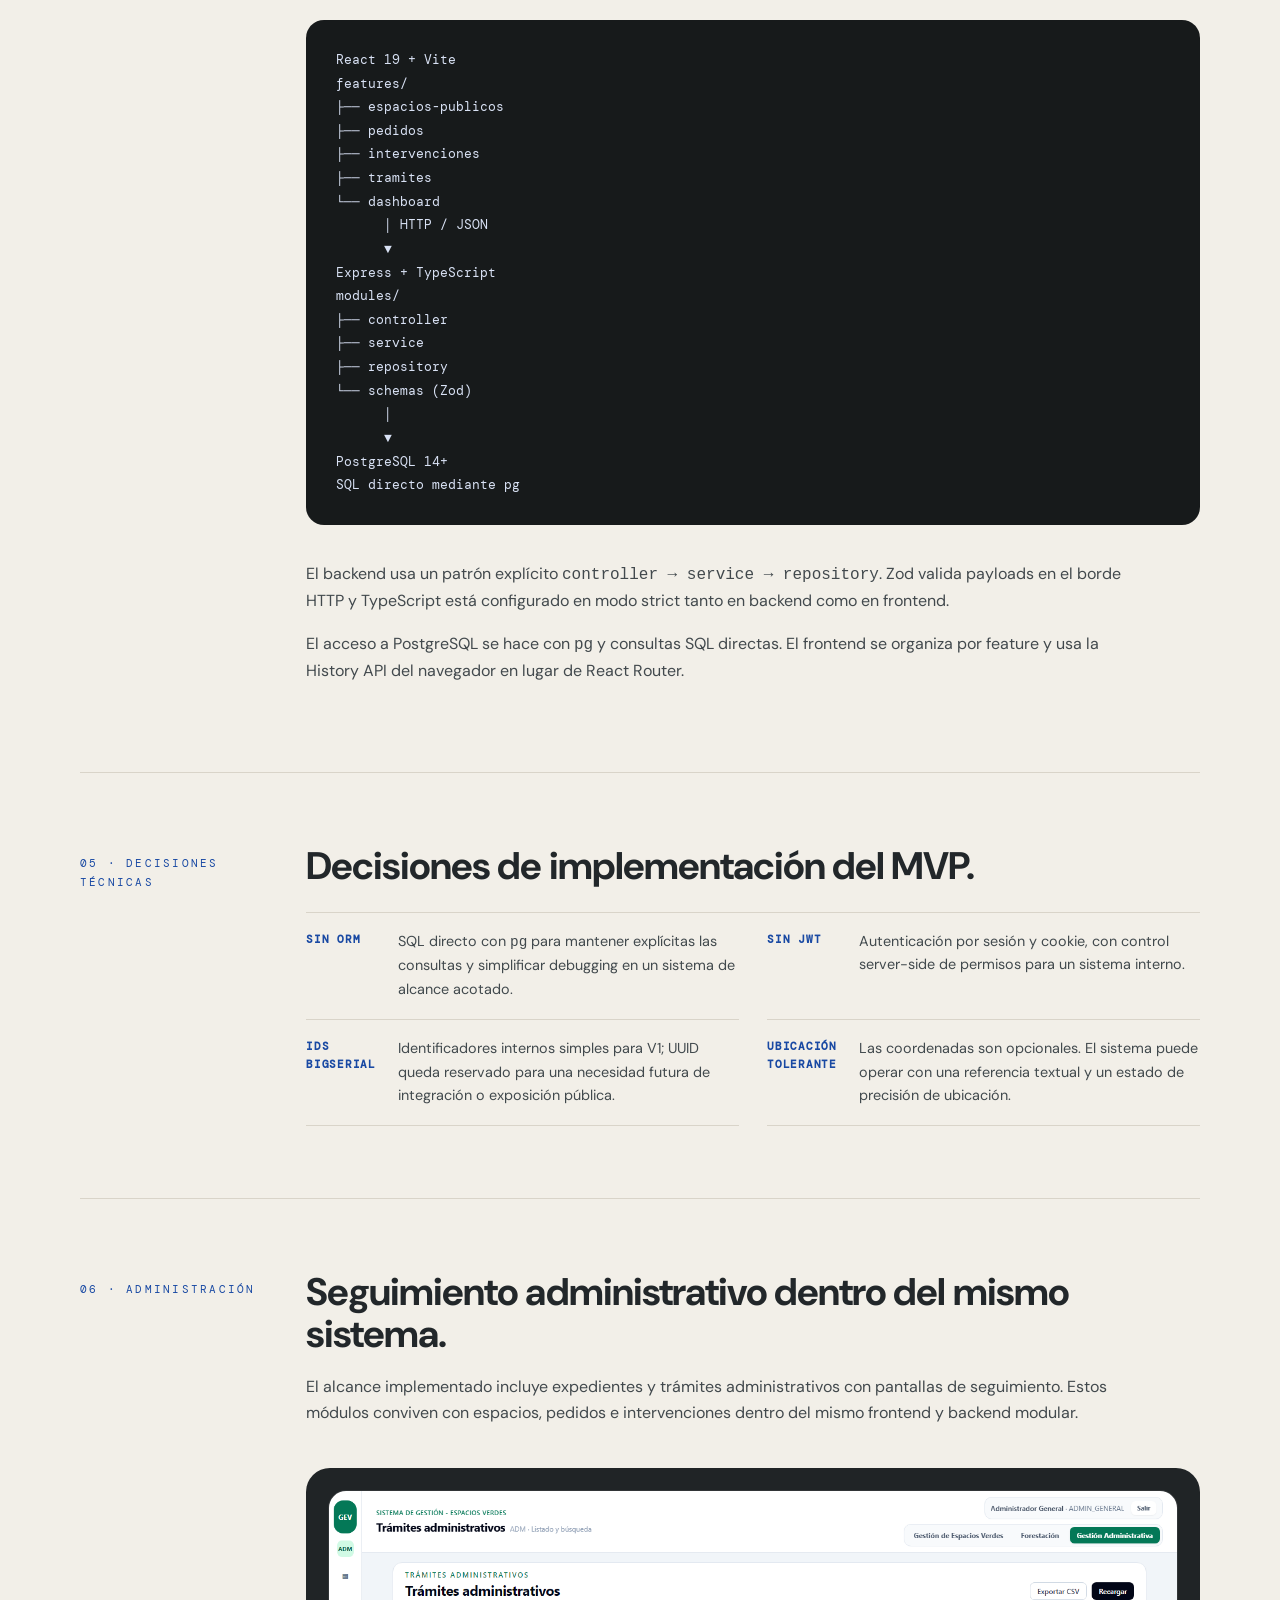
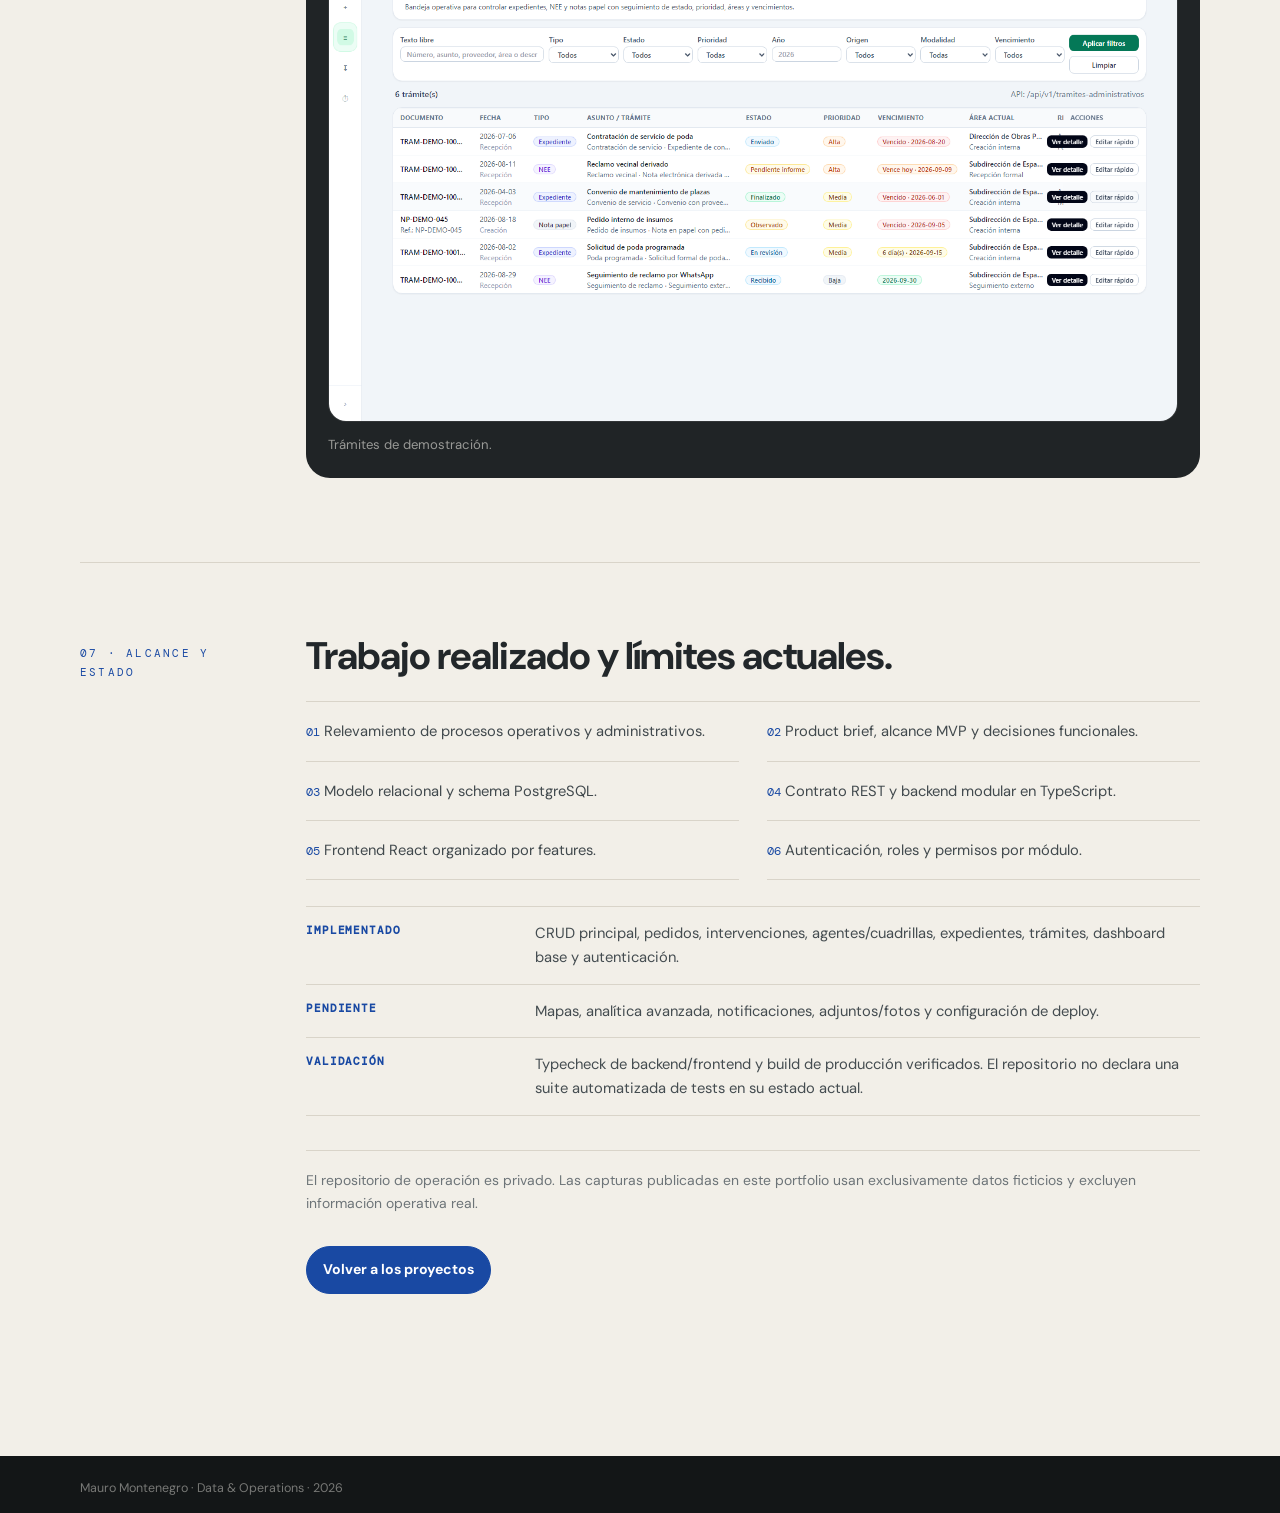
<file: cases/espacios-publicos.html>
<!doctype html>
<html lang="es">
<head>
  <meta charset="utf-8">
  <meta name="viewport" content="width=device-width,initial-scale=1">
  <meta name="description" content="Proyecto técnico: sistema de gestión interna para espacios públicos, pedidos, intervenciones y trámites.">
  <title>Gestión de Espacios Públicos — Mauro Montenegro</title>
  <link rel="stylesheet" href="../assets/case-ventas-v2.css">
  <style>
    .hero h1{max-width:1000px;font-size:clamp(2.8rem,6.5vw,5.8rem)}
    .hero .lead{max-width:880px}
    .spec-grid{display:grid;grid-template-columns:repeat(3,1fr);gap:0;margin-top:42px;border-top:1px solid rgba(242,239,232,.16);border-bottom:1px solid rgba(242,239,232,.16)}
    .spec{padding:18px 22px 18px 0;border-right:1px solid rgba(242,239,232,.12)}
    .spec:nth-child(3n){border-right:0;padding-left:22px}.spec:nth-child(3n+2){padding-left:22px}
    .spec dt{font-family:"DM Mono",monospace;text-transform:uppercase;letter-spacing:.12em;font-size:.62rem;color:#aebee5;margin-bottom:5px}
    .spec dd{margin:0;font-size:.88rem;color:rgba(242,239,232,.82)}
    .tech-title{font-size:clamp(1.7rem,3vw,2.7rem);line-height:1.1;margin:0 0 18px;letter-spacing:-.025em}
    .tech-copy{max-width:840px;color:#42494d;font-size:1rem}.tech-copy p{margin:0 0 16px}
    .diagram{margin:28px 0 36px;padding:28px 30px;background:#171a1b;color:#d9e2f5;border-radius:18px;overflow:auto;font-family:"DM Mono",monospace;font-size:.82rem;line-height:1.8;white-space:pre}
    .fact-table{margin:26px 0 34px;border-top:1px solid var(--line)}
    .fact-row{display:grid;grid-template-columns:205px 1fr;gap:24px;padding:14px 0;border-bottom:1px solid var(--line)}
    .fact-row b{font-family:"DM Mono",monospace;font-size:.69rem;text-transform:uppercase;letter-spacing:.08em;color:var(--cobalt)}
    .fact-row span{color:#444c50;font-size:.92rem}
    .state-main{display:flex;gap:8px;align-items:center;flex-wrap:wrap;margin:26px 0 18px}
    .state{font-family:"DM Mono",monospace;font-size:.72rem;padding:9px 11px;border:1px solid var(--line);border-radius:7px;background:var(--paper)}
    .arrow{color:var(--cobalt);font-weight:700}.state.cancelled{border-style:dashed;color:var(--muted)}
    .decision-grid{display:grid;grid-template-columns:repeat(2,1fr);gap:0 28px;margin-top:24px;border-top:1px solid var(--line)}
    .decision{padding:17px 0;border-bottom:1px solid var(--line)}
    .decision b{display:block;font-family:"DM Mono",monospace;font-size:.7rem;text-transform:uppercase;letter-spacing:.07em;color:var(--cobalt);margin-bottom:4px}
    .decision p{margin:0;color:#41494d;font-size:.9rem}
    .scope-list{display:grid;grid-template-columns:repeat(2,1fr);gap:0 28px;margin-top:24px;border-top:1px solid var(--line)}
    .scope-item{padding:17px 0;border-bottom:1px solid var(--line);font-size:.92rem;color:#41494d}.scope-item code{font-family:"DM Mono",monospace;font-size:.75rem;color:var(--cobalt)}
    .plain-note{margin-top:28px;padding:18px 0;border-top:1px solid var(--line);color:var(--muted);font-size:.87rem}
    @media(max-width:820px){.spec-grid{grid-template-columns:1fr 1fr}.spec,.spec:nth-child(3n),.spec:nth-child(3n+2){padding:16px 14px 16px 0;border-right:0}.spec:nth-child(even){padding-left:14px}.decision-grid,.scope-list{grid-template-columns:1fr}.fact-row{grid-template-columns:1fr;gap:5px}}
    @media(max-width:520px){.spec-grid{grid-template-columns:1fr}.spec,.spec:nth-child(even),.spec:nth-child(3n),.spec:nth-child(3n+2){padding:14px 0;border-bottom:1px solid rgba(242,239,232,.12)}.diagram{padding:20px;font-size:.72rem}}
  </style>
</head>
<body>
  <nav>
    <div class="wrap nav">
      <a class="brand" href="../index.html">Mauro Montenegro</a>
      <a class="back" href="../index.html#casos">← Volver a proyectos</a>
    </div>
  </nav>

  <header class="hero">
    <div class="wrap">
      <div class="eyebrow">Proyecto real · Process analysis · MVP full-stack</div>
      <h1>Gestión de Espacios Públicos</h1>
      <p class="lead">Sistema interno para modelar y registrar espacios públicos, pedidos de mantenimiento, asignaciones, intervenciones y trámites administrativos. El proyecto parte del relevamiento del proceso y traduce ese dominio a entidades, estados, API y pantallas operativas.</p>
      <div class="hero-meta"><span>TypeScript 5.7</span><span>React 19</span><span>Express 4</span><span>PostgreSQL 14+</span><span>Zod</span><span>pg</span></div>
      <dl class="spec-grid">
        <div class="spec"><dt>Estado</dt><dd>MVP funcional</dd></div>
        <div class="spec"><dt>Arquitectura</dt><dd>React + Express + PostgreSQL</dd></div>
        <div class="spec"><dt>Modelo</dt><dd>Espacios · Pedidos · Intervenciones</dd></div>
        <div class="spec"><dt>API</dt><dd>REST · JSON · Zod</dd></div>
        <div class="spec"><dt>Acceso a datos</dt><dd>SQL directo con pg · sin ORM</dd></div>
        <div class="spec"><dt>Estado técnico</dt><dd>Typecheck y build verificados</dd></div>
      </dl>
      <div class="hero-actions"><a class="btn" href="#modelo">Modelo de dominio ↓</a></div>
    </div>
  </header>

  <main class="wrap">
    <section class="chapter" id="modelo">
      <div class="kicker">01 · Modelo de dominio</div>
      <div>
        <h2 class="tech-title">El proceso se descompone en entidades con responsabilidades distintas.</h2>
        <div class="tech-copy">
          <p><code>espacios_publicos</code> funciona como referencia estable del territorio. Cada <code>pedido_mantenimiento</code> pertenece a un espacio y concentra tipo, prioridad, origen, ubicación y estado.</p>
          <p>Las <code>intervenciones_mantenimiento</code> registran trabajo o novedades sobre un pedido. Las asignaciones mantienen qué agente o cuadrilla estuvo asociado a ese pedido en cada período.</p>
        </div>
        <div class="diagram">espacios_publicos
      │ 1:N
      ▼
pedidos_mantenimiento ─────► asignaciones_pedidos ◄──── agentes_o_cuadrillas
      │ 1:N                                              │
      ▼                                                  │
intervenciones_mantenimiento ◄────────────────────────────┘</div>
        <div class="fact-table">
          <div class="fact-row"><b>Espacio público</b><span>Plaza, parque, paseo, bulevar, rotonda u otra referencia territorial; admite ubicación textual y coordenadas opcionales.</span></div>
          <div class="fact-row"><b>Pedido</b><span>Solicitud o necesidad de mantenimiento. Debe quedar asociada a un espacio público desde su creación.</span></div>
          <div class="fact-row"><b>Intervención</b><span>Registro de trabajo, avance o novedad sobre un pedido; no duplica la relación con el espacio.</span></div>
          <div class="fact-row"><b>Asignación</b><span>Relación histórica entre un pedido y un agente o cuadrilla, con fecha de inicio y fin.</span></div>
        </div>
        <figure class="shot">
          <img src="../assets/cases/espacios-publicos/01-dashboard.png" alt="Dashboard demo de Gestión de Espacios Públicos">
          <figcaption>Vista general del MVP con datos ficticios.</figcaption>
        </figure>
      </div>
    </section>

    <section class="chapter">
      <div class="kicker">02 · Flujo operativo</div>
      <div>
        <h2 class="tech-title">Los pedidos usan un conjunto cerrado de estados.</h2>
        <div class="state-main">
          <span class="state">nuevo</span><span class="arrow">→</span>
          <span class="state">asignado</span><span class="arrow">→</span>
          <span class="state">en_progreso</span><span class="arrow">→</span>
          <span class="state">resuelto</span>
          <span class="state cancelled">cancelado</span>
        </div>
        <div class="tech-copy">
          <p>El estado canónico del pedido se limita a <code>nuevo</code>, <code>asignado</code>, <code>en_progreso</code>, <code>resuelto</code> y <code>cancelado</code>. No se introdujo un estado adicional de cierre administrativo en V1.</p>
          <p>La ejecución se registra por separado mediante intervenciones. Así, el estado general del pedido no reemplaza el detalle de lo que se hizo, cuándo y quién estuvo asignado.</p>
        </div>
        <figure class="shot">
          <img src="../assets/cases/espacios-publicos/03-pedidos.png" alt="Pedidos de mantenimiento ficticios en distintos estados">
          <figcaption>Listado de pedidos de demostración con estados, prioridades y responsables ficticios.</figcaption>
        </figure>
      </div>
    </section>

    <section class="chapter">
      <div class="kicker">03 · Trazabilidad</div>
      <div>
        <h2 class="tech-title">El historial se deriva de relaciones explícitas, no de un único campo de estado.</h2>
        <div class="fact-table">
          <div class="fact-row"><b>Por espacio</b><span>Se consultan sus pedidos y, desde cada pedido, las intervenciones asociadas.</span></div>
          <div class="fact-row"><b>Por pedido</b><span>Se conservan contexto, prioridad, origen, estado, ubicación y fechas del flujo.</span></div>
          <div class="fact-row"><b>Responsables</b><span>Las asignaciones mantienen períodos separados; la intervención conserva además su responsable principal.</span></div>
          <div class="fact-row"><b>Auditoría V1</b><span>Las tablas incluyen <code>created_at</code> y <code>updated_at</code>. El historial exhaustivo de cambios de estado no forma parte del modelo V1.</span></div>
        </div>
        <figure class="shot">
          <img src="../assets/cases/espacios-publicos/04-pedido-detalle.png" alt="Detalle ficticio de un pedido de mantenimiento">
          <figcaption>Detalle de un pedido demo con información de seguimiento preparada para el portfolio.</figcaption>
        </figure>
      </div>
    </section>

    <section class="chapter">
      <div class="kicker">04 · Arquitectura</div>
      <div>
        <h2 class="tech-title">Backend y frontend organizados por módulos de dominio.</h2>
        <div class="diagram">React 19 + Vite
features/
├── espacios-publicos
├── pedidos
├── intervenciones
├── tramites
└── dashboard
      │ HTTP / JSON
      ▼
Express + TypeScript
modules/
├── controller
├── service
├── repository
└── schemas (Zod)
      │
      ▼
PostgreSQL 14+
SQL directo mediante pg</div>
        <div class="tech-copy">
          <p>El backend usa un patrón explícito <code>controller → service → repository</code>. Zod valida payloads en el borde HTTP y TypeScript está configurado en modo strict tanto en backend como en frontend.</p>
          <p>El acceso a PostgreSQL se hace con <code>pg</code> y consultas SQL directas. El frontend se organiza por feature y usa la History API del navegador en lugar de React Router.</p>
        </div>
      </div>
    </section>

    <section class="chapter">
      <div class="kicker">05 · Decisiones técnicas</div>
      <div>
        <h2 class="tech-title">Decisiones de implementación del MVP.</h2>
        <div class="decision-grid">
          <div class="decision"><b>Sin ORM</b><p>SQL directo con <code>pg</code> para mantener explícitas las consultas y simplificar debugging en un sistema de alcance acotado.</p></div>
          <div class="decision"><b>Sin JWT</b><p>Autenticación por sesión y cookie, con control server-side de permisos para un sistema interno.</p></div>
          <div class="decision"><b>IDs BIGSERIAL</b><p>Identificadores internos simples para V1; UUID queda reservado para una necesidad futura de integración o exposición pública.</p></div>
          <div class="decision"><b>Ubicación tolerante</b><p>Las coordenadas son opcionales. El sistema puede operar con una referencia textual y un estado de precisión de ubicación.</p></div>
        </div>
      </div>
    </section>

    <section class="chapter">
      <div class="kicker">06 · Administración</div>
      <div>
        <h2 class="tech-title">Seguimiento administrativo dentro del mismo sistema.</h2>
        <div class="tech-copy">
          <p>El alcance implementado incluye expedientes y trámites administrativos con pantallas de seguimiento. Estos módulos conviven con espacios, pedidos e intervenciones dentro del mismo frontend y backend modular.</p>
        </div>
        <figure class="shot dark">
          <img src="../assets/cases/espacios-publicos/05-tramites.png" alt="Trámites administrativos ficticios">
          <figcaption>Trámites de demostración.</figcaption>
        </figure>
      </div>
    </section>

    <section class="chapter">
      <div class="kicker">07 · Alcance y estado</div>
      <div>
        <h2 class="tech-title">Trabajo realizado y límites actuales.</h2>
        <div class="scope-list">
          <div class="scope-item"><code>01</code> Relevamiento de procesos operativos y administrativos.</div>
          <div class="scope-item"><code>02</code> Product brief, alcance MVP y decisiones funcionales.</div>
          <div class="scope-item"><code>03</code> Modelo relacional y schema PostgreSQL.</div>
          <div class="scope-item"><code>04</code> Contrato REST y backend modular en TypeScript.</div>
          <div class="scope-item"><code>05</code> Frontend React organizado por features.</div>
          <div class="scope-item"><code>06</code> Autenticación, roles y permisos por módulo.</div>
        </div>
        <div class="fact-table">
          <div class="fact-row"><b>Implementado</b><span>CRUD principal, pedidos, intervenciones, agentes/cuadrillas, expedientes, trámites, dashboard base y autenticación.</span></div>
          <div class="fact-row"><b>Pendiente</b><span>Mapas, analítica avanzada, notificaciones, adjuntos/fotos y configuración de deploy.</span></div>
          <div class="fact-row"><b>Validación</b><span>Typecheck de backend/frontend y build de producción verificados. El repositorio no declara una suite automatizada de tests en su estado actual.</span></div>
        </div>
        <p class="plain-note">El repositorio de operación es privado. Las capturas publicadas en este portfolio usan exclusivamente datos ficticios y excluyen información operativa real.</p>
        <a class="btn primary" href="../index.html#casos">Volver a los proyectos</a>
      </div>
    </section>
  </main>

  <footer><div class="wrap">Mauro Montenegro · Data & Operations · 2026</div></footer>
</body>
</html>
</file>
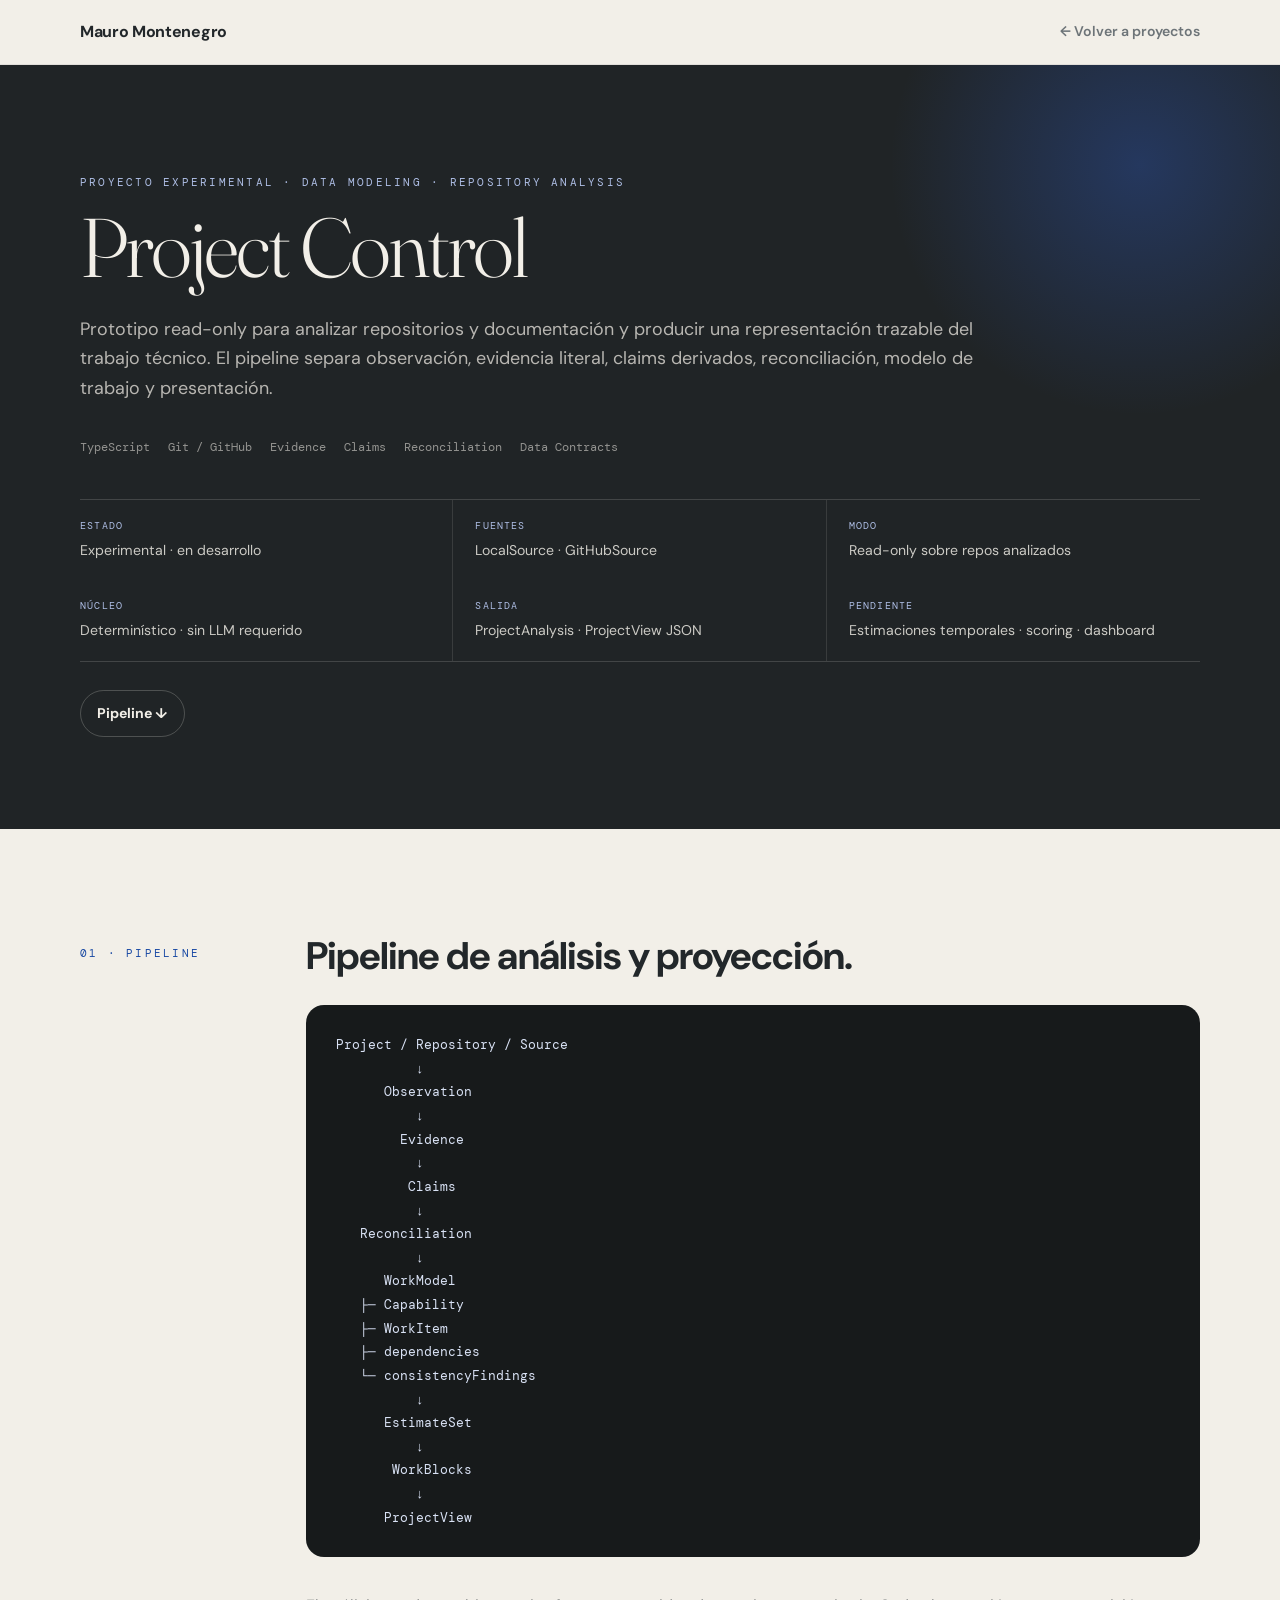
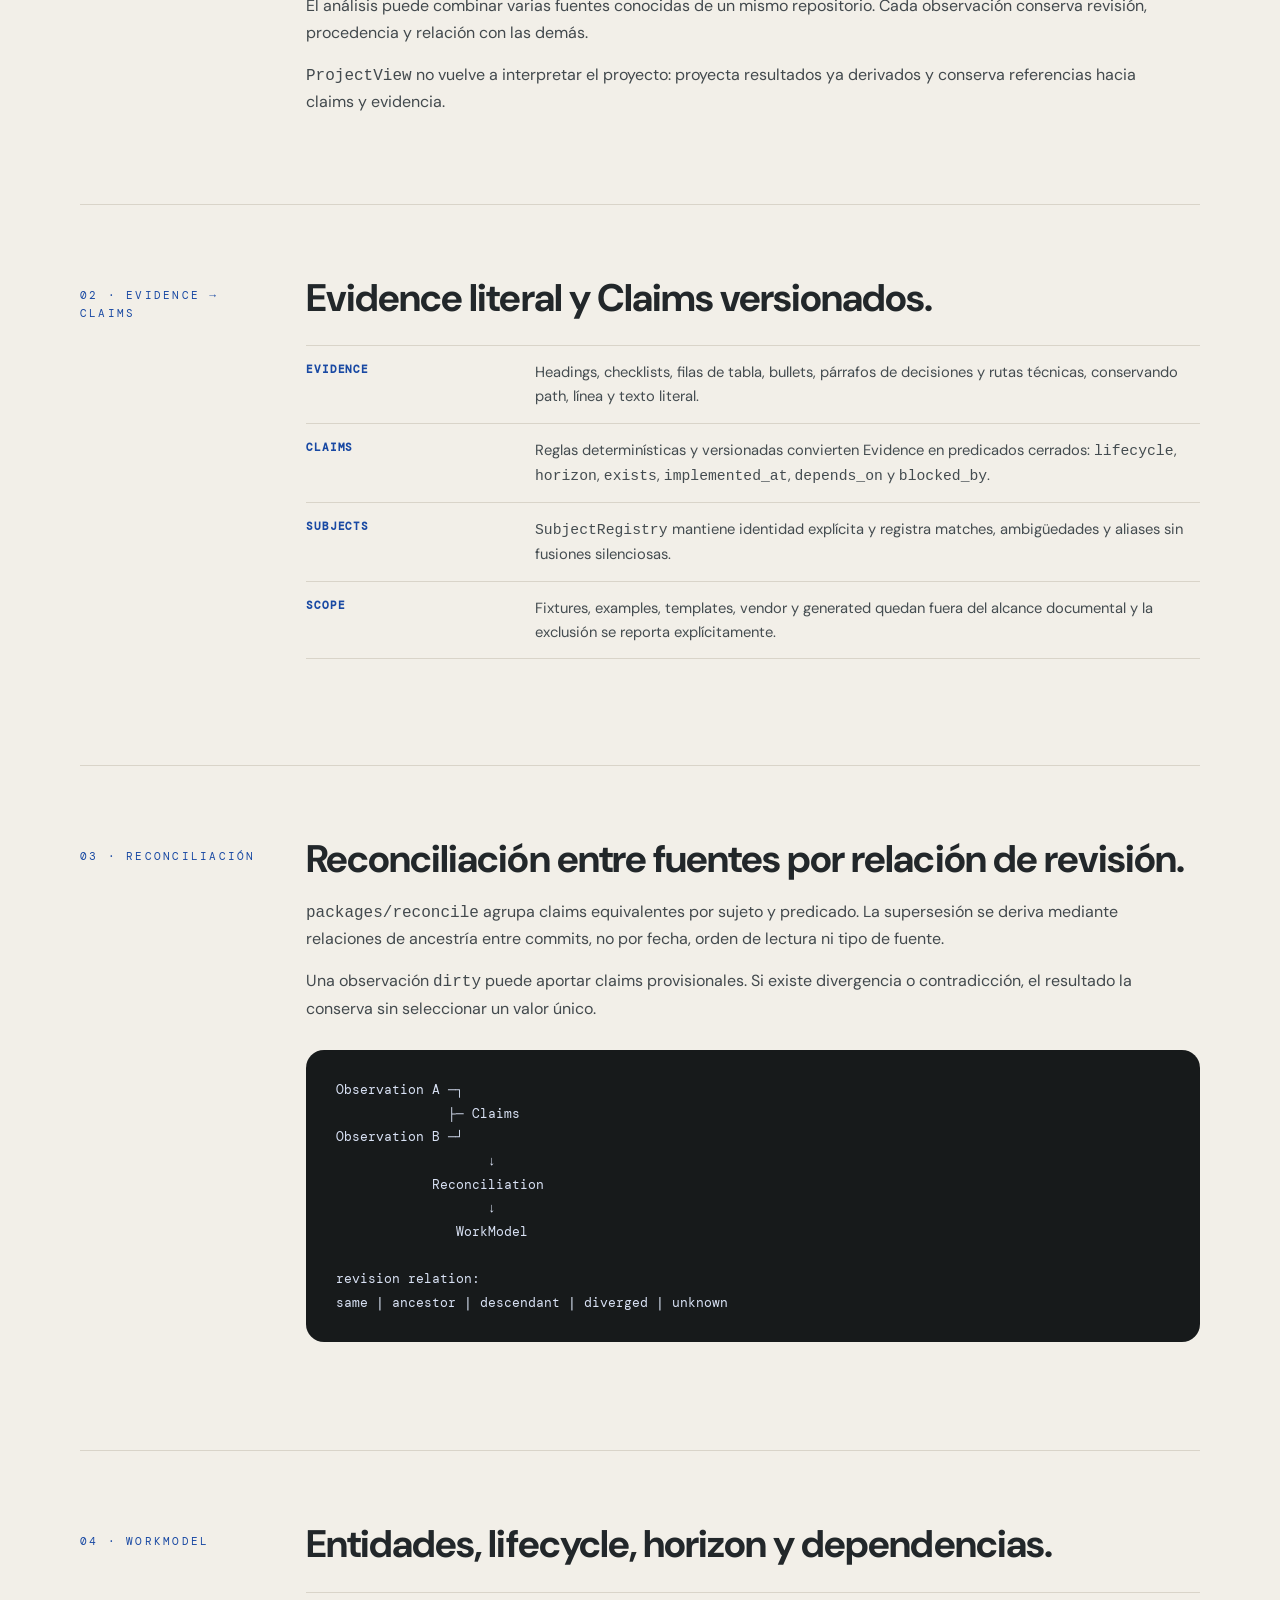
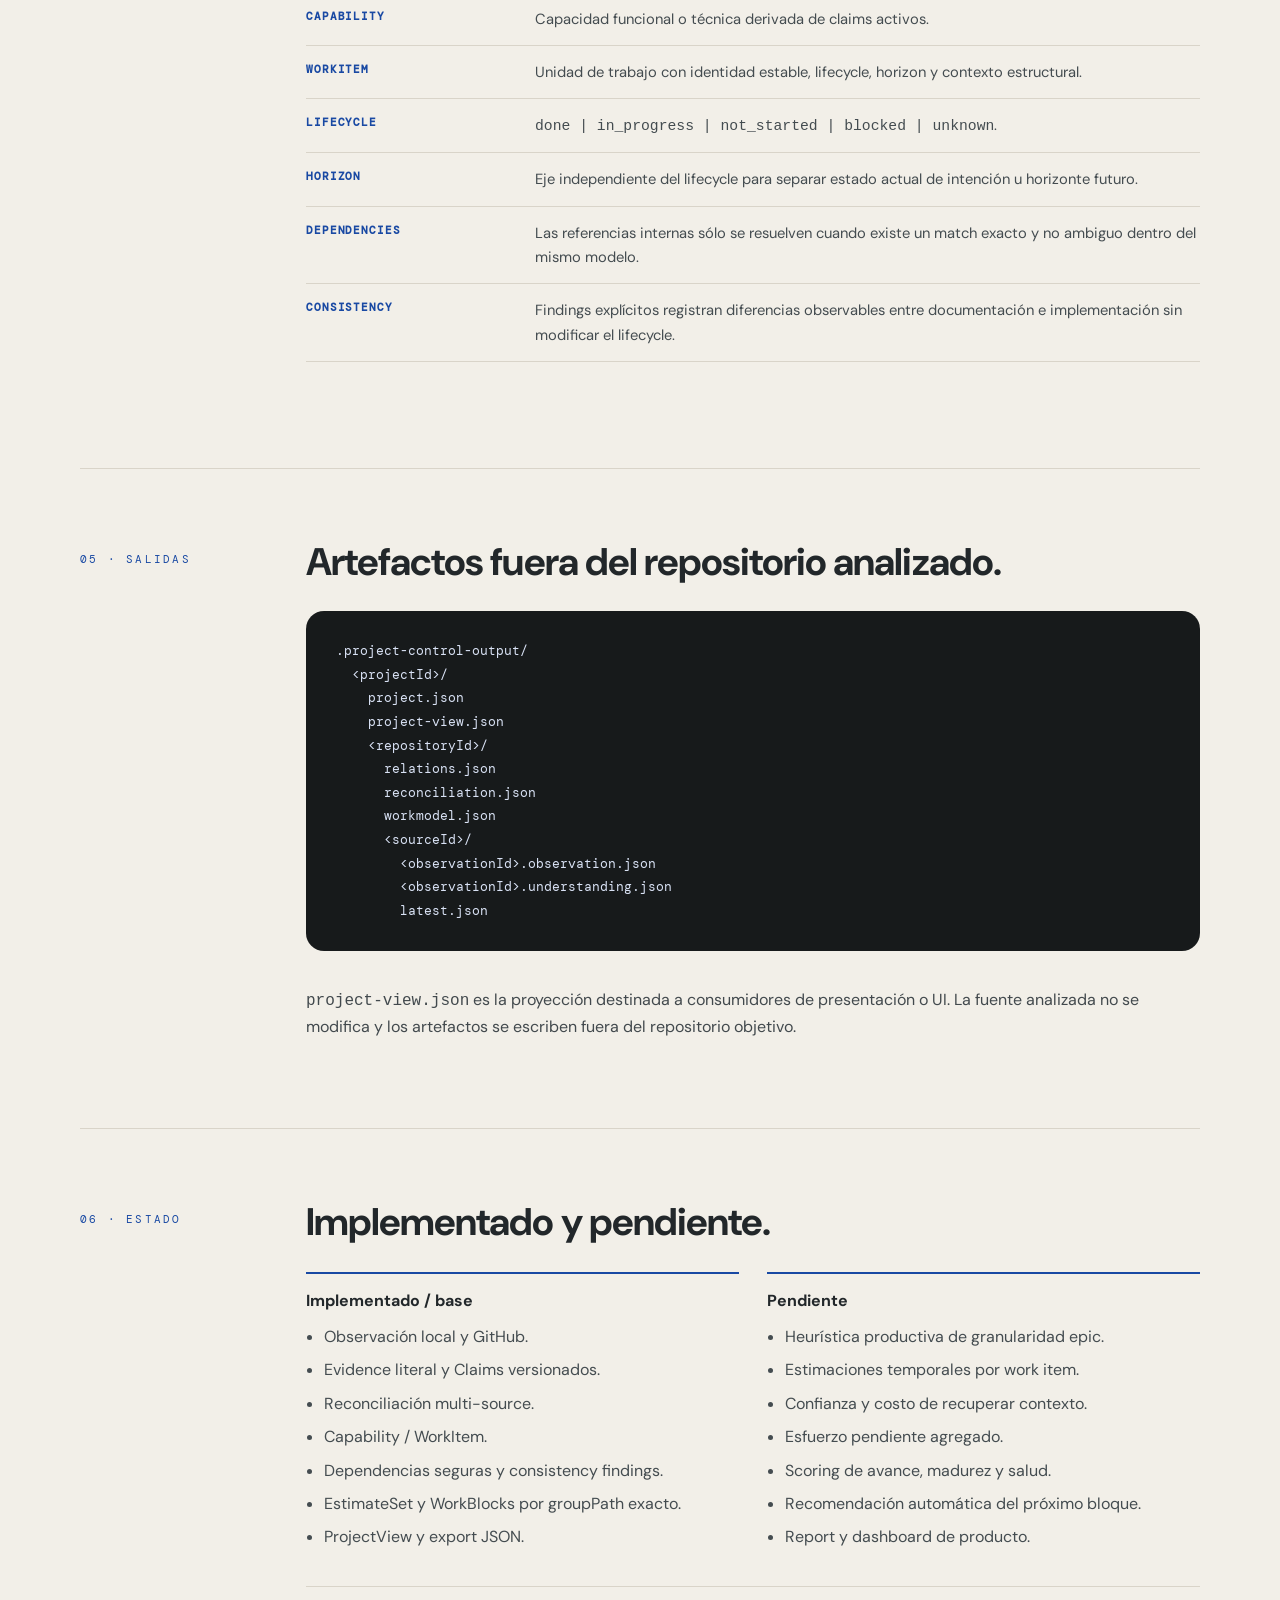
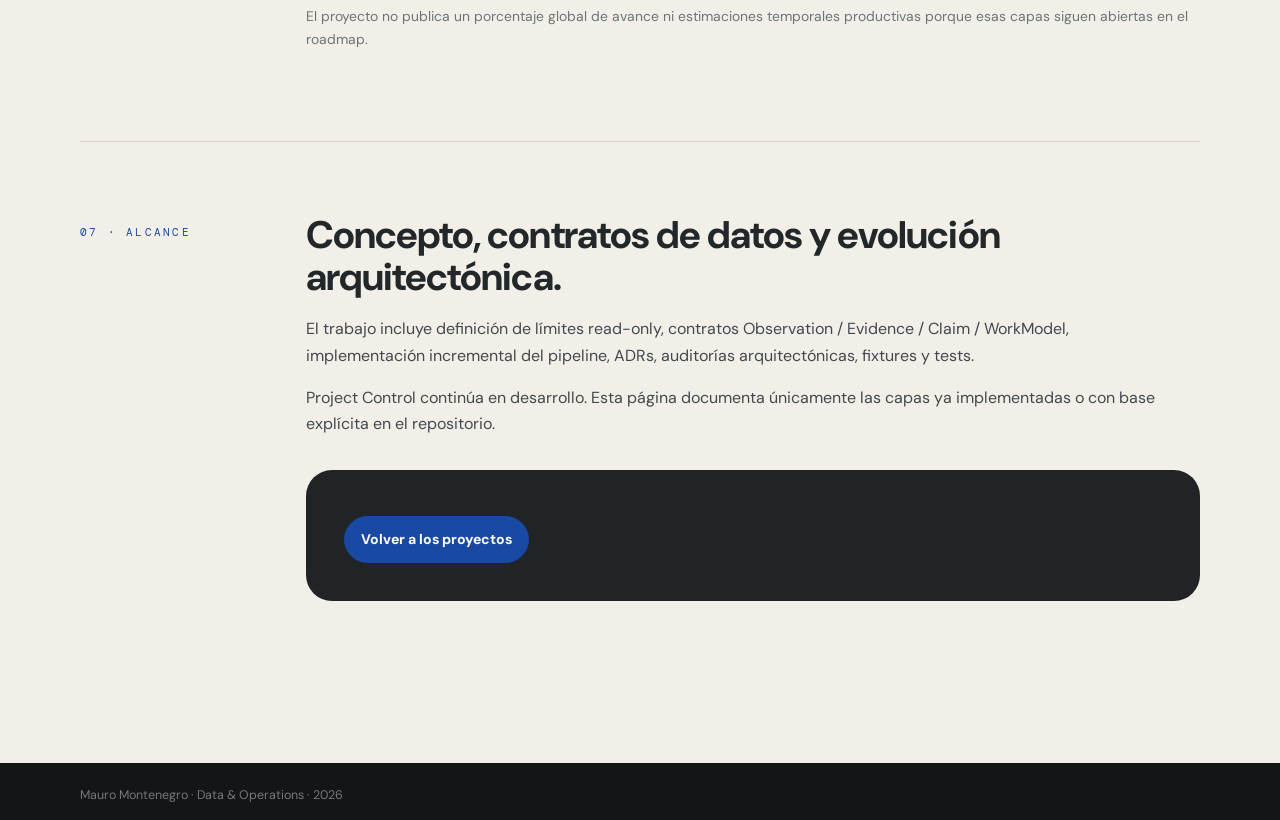
<file: cases/project-control.html>
<!doctype html>
<html lang="es">
<head>
  <meta charset="utf-8">
  <meta name="viewport" content="width=device-width,initial-scale=1">
  <meta name="description" content="Proyecto técnico experimental: reconstrucción trazable del estado de proyectos desde repositorios y documentación.">
  <title>Project Control — Mauro Montenegro</title>
  <link rel="stylesheet" href="../assets/case-ventas-v2.css">
  <style>
    .hero h1{max-width:1000px;font-size:clamp(2.8rem,6.5vw,5.8rem)}
    .hero .lead{max-width:900px}
    .spec-grid{display:grid;grid-template-columns:repeat(3,1fr);gap:0;margin-top:42px;border-top:1px solid rgba(242,239,232,.16);border-bottom:1px solid rgba(242,239,232,.16)}
    .spec{padding:18px 22px 18px 0;border-right:1px solid rgba(242,239,232,.12)}
    .spec:nth-child(3n){border-right:0;padding-left:22px}.spec:nth-child(3n+2){padding-left:22px}
    .spec dt{font-family:"DM Mono",monospace;text-transform:uppercase;letter-spacing:.12em;font-size:.62rem;color:#aebee5;margin-bottom:5px}
    .spec dd{margin:0;font-size:.88rem;color:rgba(242,239,232,.82)}
    .tech-title{font-size:clamp(1.7rem,3vw,2.7rem);line-height:1.1;margin:0 0 18px;letter-spacing:-.025em}
    .tech-copy{max-width:850px;color:#42494d;font-size:1rem}.tech-copy p{margin:0 0 16px}
    .diagram{margin:28px 0 36px;padding:28px 30px;background:#171a1b;color:#d9e2f5;border-radius:18px;overflow:auto;font-family:"DM Mono",monospace;font-size:.82rem;line-height:1.8;white-space:pre}
    .fact-table{margin:26px 0 34px;border-top:1px solid var(--line)}
    .fact-row{display:grid;grid-template-columns:205px 1fr;gap:24px;padding:14px 0;border-bottom:1px solid var(--line)}
    .fact-row b{font-family:"DM Mono",monospace;font-size:.69rem;text-transform:uppercase;letter-spacing:.08em;color:var(--cobalt)}
    .fact-row span{color:#444c50;font-size:.92rem}
    .status-grid{display:grid;grid-template-columns:1fr 1fr;gap:28px;margin-top:28px}
    .status-box{border-top:2px solid var(--cobalt);padding-top:14px}.status-box h3{margin:0 0 10px;font-size:1rem}.status-box ul{margin:0;padding-left:18px;color:#444c50}.status-box li{margin:7px 0}
    .plain-note{margin-top:28px;padding:18px 0;border-top:1px solid var(--line);color:var(--muted);font-size:.87rem}
    @media(max-width:820px){.spec-grid{grid-template-columns:1fr 1fr}.spec,.spec:nth-child(3n),.spec:nth-child(3n+2){padding:16px 14px 16px 0;border-right:0}.spec:nth-child(even){padding-left:14px}.status-grid{grid-template-columns:1fr}.fact-row{grid-template-columns:1fr;gap:5px}}
    @media(max-width:520px){.spec-grid{grid-template-columns:1fr}.spec,.spec:nth-child(even),.spec:nth-child(3n),.spec:nth-child(3n+2){padding:14px 0;border-bottom:1px solid rgba(242,239,232,.12)}.diagram{padding:20px;font-size:.72rem}}
  </style>
</head>
<body>
  <nav>
    <div class="wrap nav">
      <a class="brand" href="../index.html">Mauro Montenegro</a>
      <a class="back" href="../index.html#casos">← Volver a proyectos</a>
    </div>
  </nav>

  <header class="hero">
    <div class="wrap">
      <div class="eyebrow">Proyecto experimental · Data modeling · Repository analysis</div>
      <h1>Project Control</h1>
      <p class="lead">Prototipo read-only para analizar repositorios y documentación y producir una representación trazable del trabajo técnico. El pipeline separa observación, evidencia literal, claims derivados, reconciliación, modelo de trabajo y presentación.</p>
      <div class="hero-meta"><span>TypeScript</span><span>Git / GitHub</span><span>Evidence</span><span>Claims</span><span>Reconciliation</span><span>Data Contracts</span></div>
      <dl class="spec-grid">
        <div class="spec"><dt>Estado</dt><dd>Experimental · en desarrollo</dd></div>
        <div class="spec"><dt>Fuentes</dt><dd>LocalSource · GitHubSource</dd></div>
        <div class="spec"><dt>Modo</dt><dd>Read-only sobre repos analizados</dd></div>
        <div class="spec"><dt>Núcleo</dt><dd>Determinístico · sin LLM requerido</dd></div>
        <div class="spec"><dt>Salida</dt><dd>ProjectAnalysis · ProjectView JSON</dd></div>
        <div class="spec"><dt>Pendiente</dt><dd>Estimaciones temporales · scoring · dashboard</dd></div>
      </dl>
      <div class="hero-actions"><a class="btn" href="#pipeline">Pipeline ↓</a></div>
    </div>
  </header>

  <main class="wrap">
    <section class="chapter" id="pipeline">
      <div class="kicker">01 · Pipeline</div>
      <div>
        <h2 class="tech-title">Pipeline de análisis y proyección.</h2>
        <div class="diagram">Project / Repository / Source
          ↓
      Observation
          ↓
        Evidence
          ↓
         Claims
          ↓
   Reconciliation
          ↓
      WorkModel
   ├─ Capability
   ├─ WorkItem
   ├─ dependencies
   └─ consistencyFindings
          ↓
      EstimateSet
          ↓
       WorkBlocks
          ↓
      ProjectView</div>
        <div class="tech-copy">
          <p>El análisis puede combinar varias fuentes conocidas de un mismo repositorio. Cada observación conserva revisión, procedencia y relación con las demás.</p>
          <p><code>ProjectView</code> no vuelve a interpretar el proyecto: proyecta resultados ya derivados y conserva referencias hacia claims y evidencia.</p>
        </div>
      </div>
    </section>

    <section class="chapter">
      <div class="kicker">02 · Evidence → Claims</div>
      <div>
        <h2 class="tech-title">Evidence literal y Claims versionados.</h2>
        <div class="fact-table">
          <div class="fact-row"><b>Evidence</b><span>Headings, checklists, filas de tabla, bullets, párrafos de decisiones y rutas técnicas, conservando path, línea y texto literal.</span></div>
          <div class="fact-row"><b>Claims</b><span>Reglas determinísticas y versionadas convierten Evidence en predicados cerrados: <code>lifecycle</code>, <code>horizon</code>, <code>exists</code>, <code>implemented_at</code>, <code>depends_on</code> y <code>blocked_by</code>.</span></div>
          <div class="fact-row"><b>Subjects</b><span><code>SubjectRegistry</code> mantiene identidad explícita y registra matches, ambigüedades y aliases sin fusiones silenciosas.</span></div>
          <div class="fact-row"><b>Scope</b><span>Fixtures, examples, templates, vendor y generated quedan fuera del alcance documental y la exclusión se reporta explícitamente.</span></div>
        </div>
      </div>
    </section>

    <section class="chapter">
      <div class="kicker">03 · Reconciliación</div>
      <div>
        <h2 class="tech-title">Reconciliación entre fuentes por relación de revisión.</h2>
        <div class="tech-copy">
          <p><code>packages/reconcile</code> agrupa claims equivalentes por sujeto y predicado. La supersesión se deriva mediante relaciones de ancestría entre commits, no por fecha, orden de lectura ni tipo de fuente.</p>
          <p>Una observación <code>dirty</code> puede aportar claims provisionales. Si existe divergencia o contradicción, el resultado la conserva sin seleccionar un valor único.</p>
        </div>
        <div class="diagram">Observation A ─┐
              ├─ Claims
Observation B ─┘
                   ↓
            Reconciliation
                   ↓
               WorkModel

revision relation:
same | ancestor | descendant | diverged | unknown</div>
      </div>
    </section>

    <section class="chapter">
      <div class="kicker">04 · WorkModel</div>
      <div>
        <h2 class="tech-title">Entidades, lifecycle, horizon y dependencias.</h2>
        <div class="fact-table">
          <div class="fact-row"><b>Capability</b><span>Capacidad funcional o técnica derivada de claims activos.</span></div>
          <div class="fact-row"><b>WorkItem</b><span>Unidad de trabajo con identidad estable, lifecycle, horizon y contexto estructural.</span></div>
          <div class="fact-row"><b>Lifecycle</b><span><code>done | in_progress | not_started | blocked | unknown</code>.</span></div>
          <div class="fact-row"><b>Horizon</b><span>Eje independiente del lifecycle para separar estado actual de intención u horizonte futuro.</span></div>
          <div class="fact-row"><b>Dependencies</b><span>Las referencias internas sólo se resuelven cuando existe un match exacto y no ambiguo dentro del mismo modelo.</span></div>
          <div class="fact-row"><b>Consistency</b><span>Findings explícitos registran diferencias observables entre documentación e implementación sin modificar el lifecycle.</span></div>
        </div>
      </div>
    </section>

    <section class="chapter">
      <div class="kicker">05 · Salidas</div>
      <div>
        <h2 class="tech-title">Artefactos fuera del repositorio analizado.</h2>
        <div class="diagram">.project-control-output/
  &lt;projectId&gt;/
    project.json
    project-view.json
    &lt;repositoryId&gt;/
      relations.json
      reconciliation.json
      workmodel.json
      &lt;sourceId&gt;/
        &lt;observationId&gt;.observation.json
        &lt;observationId&gt;.understanding.json
        latest.json</div>
        <div class="tech-copy"><p><code>project-view.json</code> es la proyección destinada a consumidores de presentación o UI. La fuente analizada no se modifica y los artefactos se escriben fuera del repositorio objetivo.</p></div>
      </div>
    </section>

    <section class="chapter">
      <div class="kicker">06 · Estado</div>
      <div>
        <h2 class="tech-title">Implementado y pendiente.</h2>
        <div class="status-grid">
          <div class="status-box">
            <h3>Implementado / base</h3>
            <ul>
              <li>Observación local y GitHub.</li>
              <li>Evidence literal y Claims versionados.</li>
              <li>Reconciliación multi-source.</li>
              <li>Capability / WorkItem.</li>
              <li>Dependencias seguras y consistency findings.</li>
              <li>EstimateSet y WorkBlocks por groupPath exacto.</li>
              <li>ProjectView y export JSON.</li>
            </ul>
          </div>
          <div class="status-box">
            <h3>Pendiente</h3>
            <ul>
              <li>Heurística productiva de granularidad epic.</li>
              <li>Estimaciones temporales por work item.</li>
              <li>Confianza y costo de recuperar contexto.</li>
              <li>Esfuerzo pendiente agregado.</li>
              <li>Scoring de avance, madurez y salud.</li>
              <li>Recomendación automática del próximo bloque.</li>
              <li>Report y dashboard de producto.</li>
            </ul>
          </div>
        </div>
        <div class="plain-note">El proyecto no publica un porcentaje global de avance ni estimaciones temporales productivas porque esas capas siguen abiertas en el roadmap.</div>
      </div>
    </section>

    <section class="chapter">
      <div class="kicker">07 · Alcance</div>
      <div>
        <h2 class="tech-title">Concepto, contratos de datos y evolución arquitectónica.</h2>
        <div class="tech-copy">
          <p>El trabajo incluye definición de límites read-only, contratos Observation / Evidence / Claim / WorkModel, implementación incremental del pipeline, ADRs, auditorías arquitectónicas, fixtures y tests.</p>
          <p>Project Control continúa en desarrollo. Esta página documenta únicamente las capas ya implementadas o con base explícita en el repositorio.</p>
        </div>
        <div class="closing"><a class="btn primary" href="../index.html#casos">Volver a los proyectos</a></div>
      </div>
    </section>
  </main>

  <footer><div class="wrap">Mauro Montenegro · Data & Operations · 2026</div></footer>
</body>
</html>
</file>
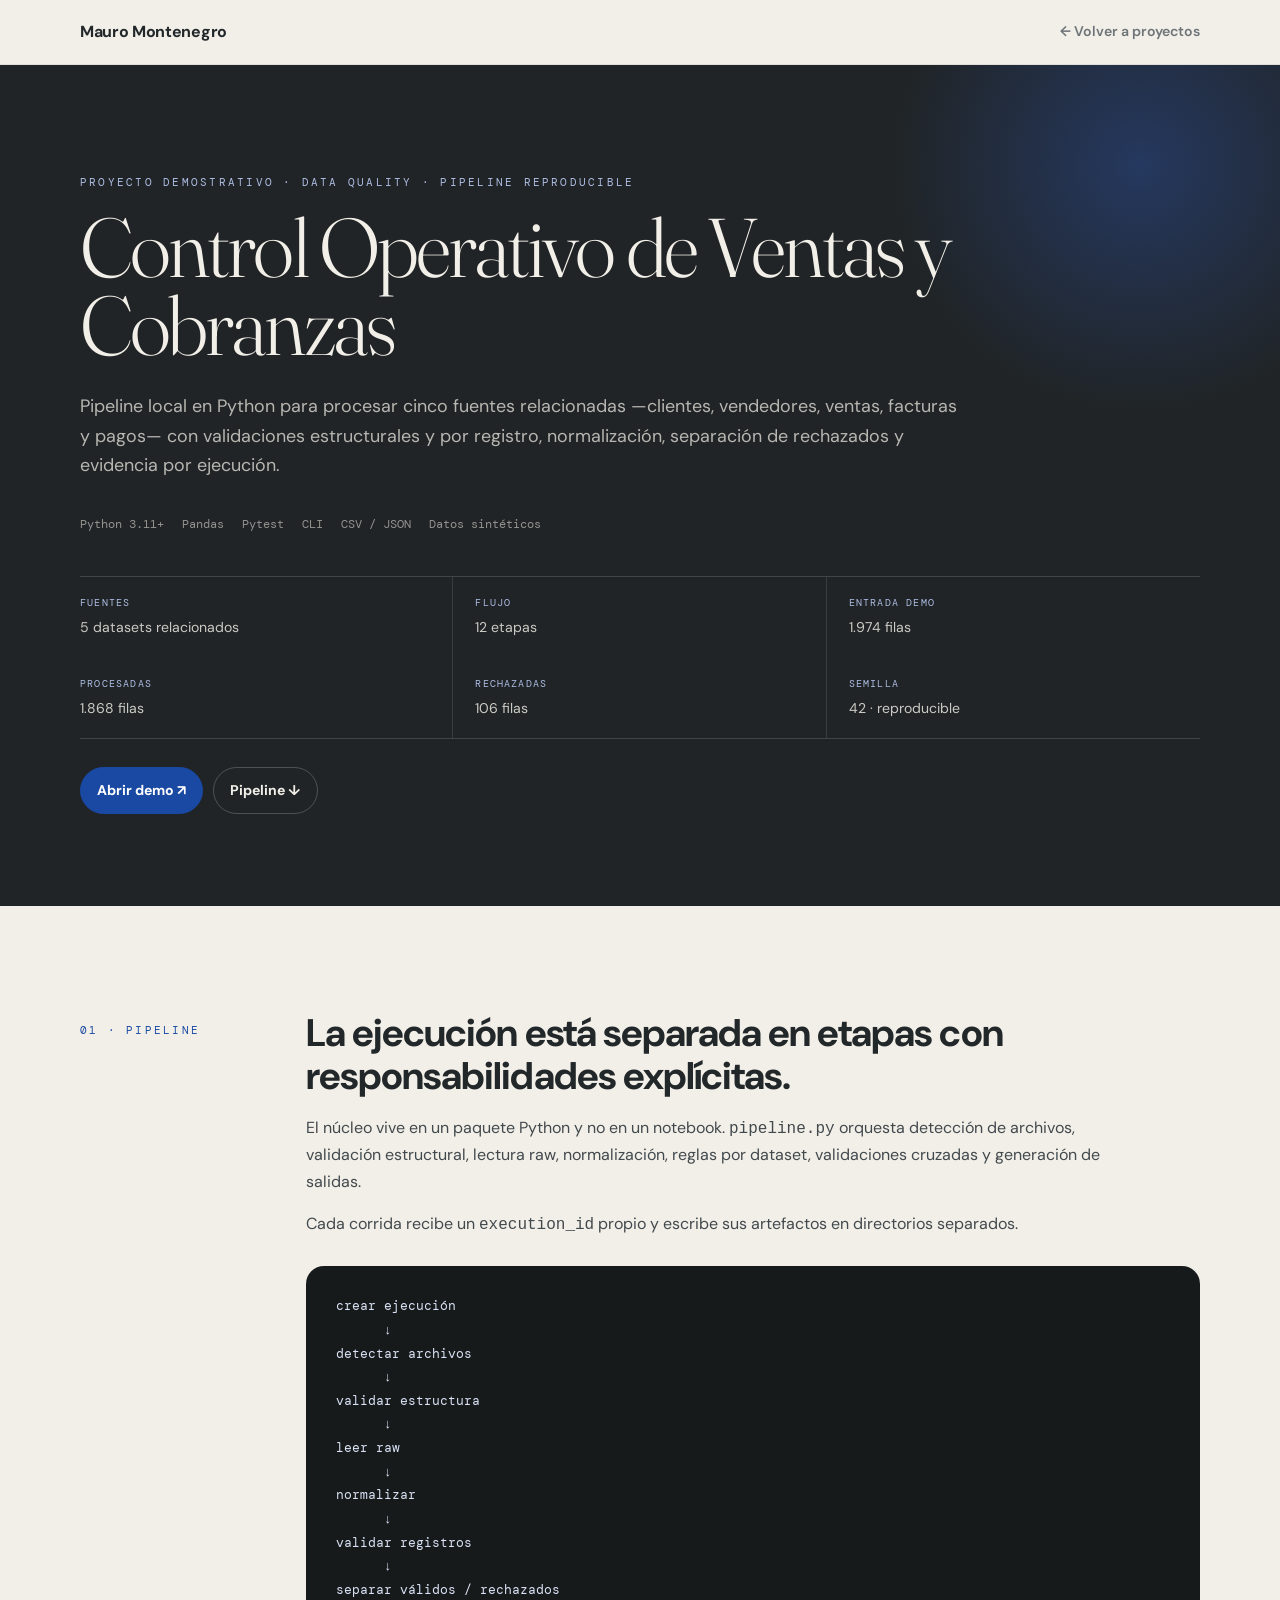
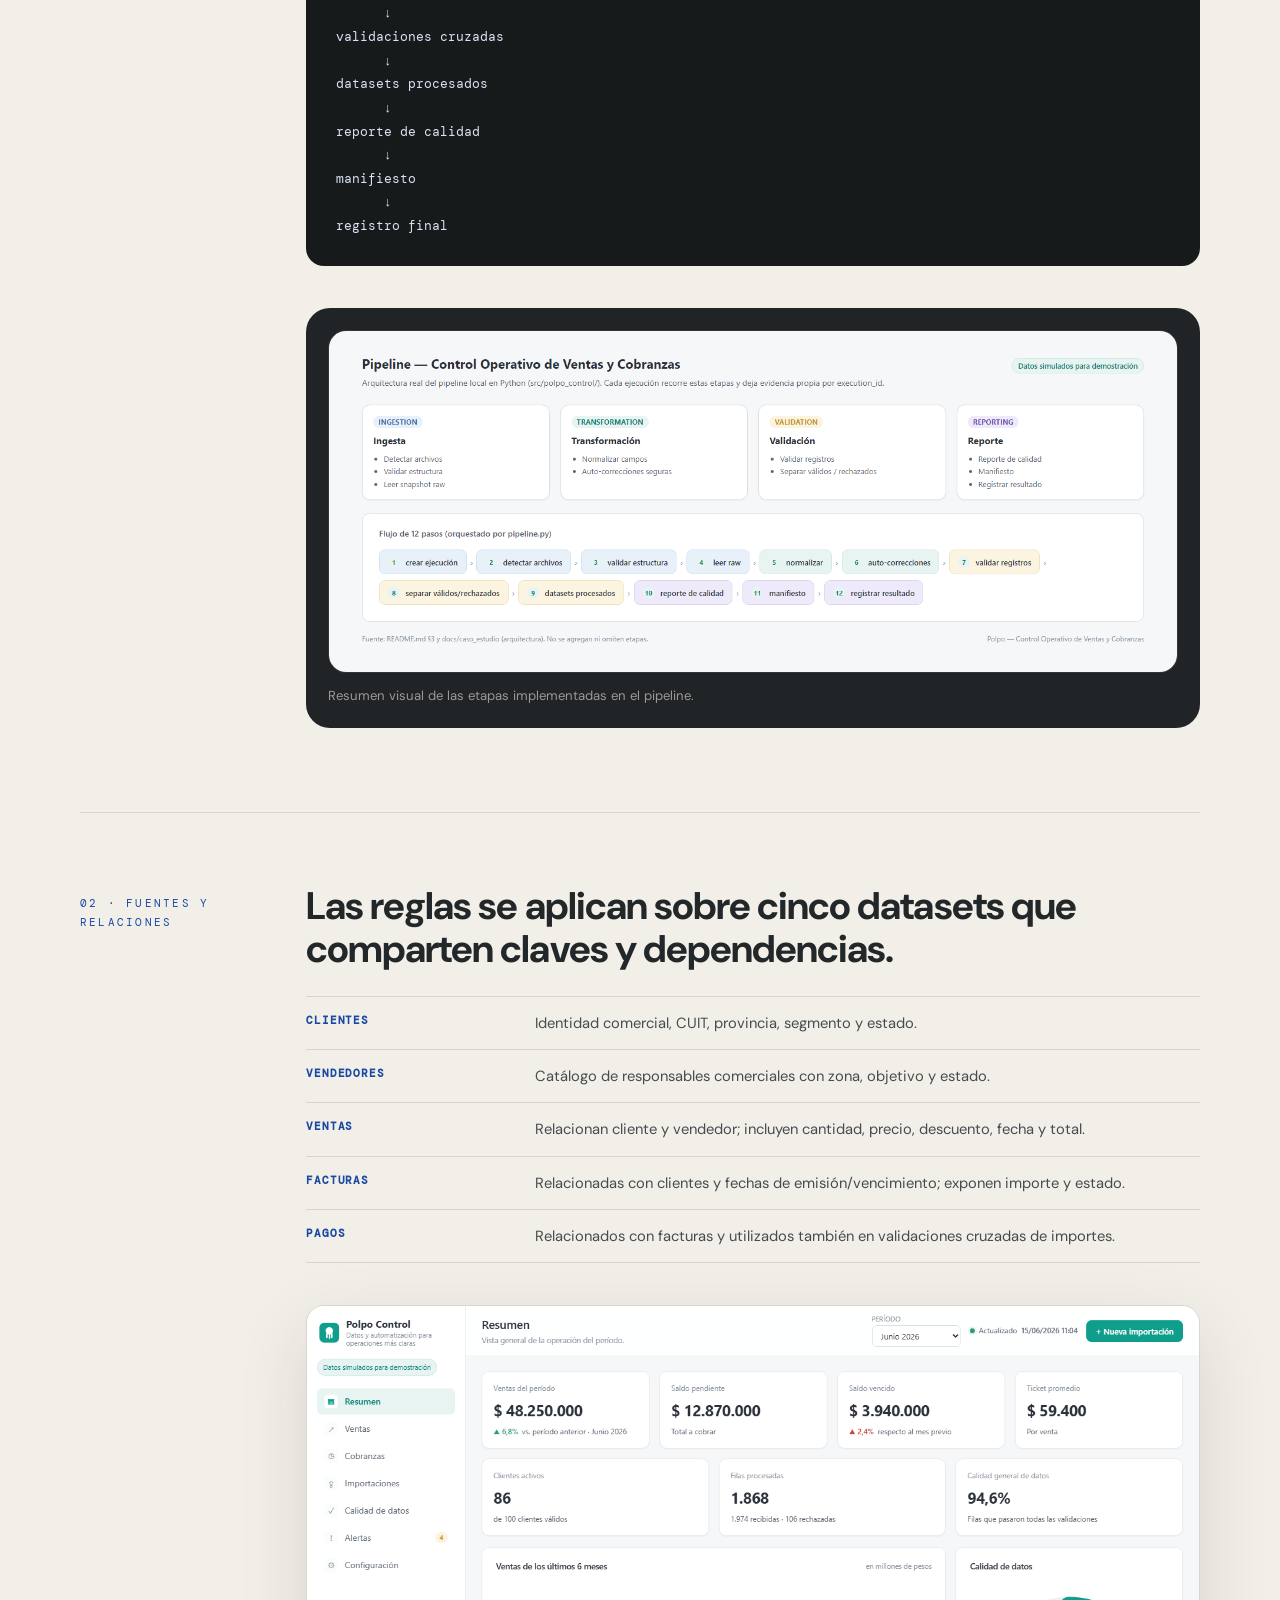
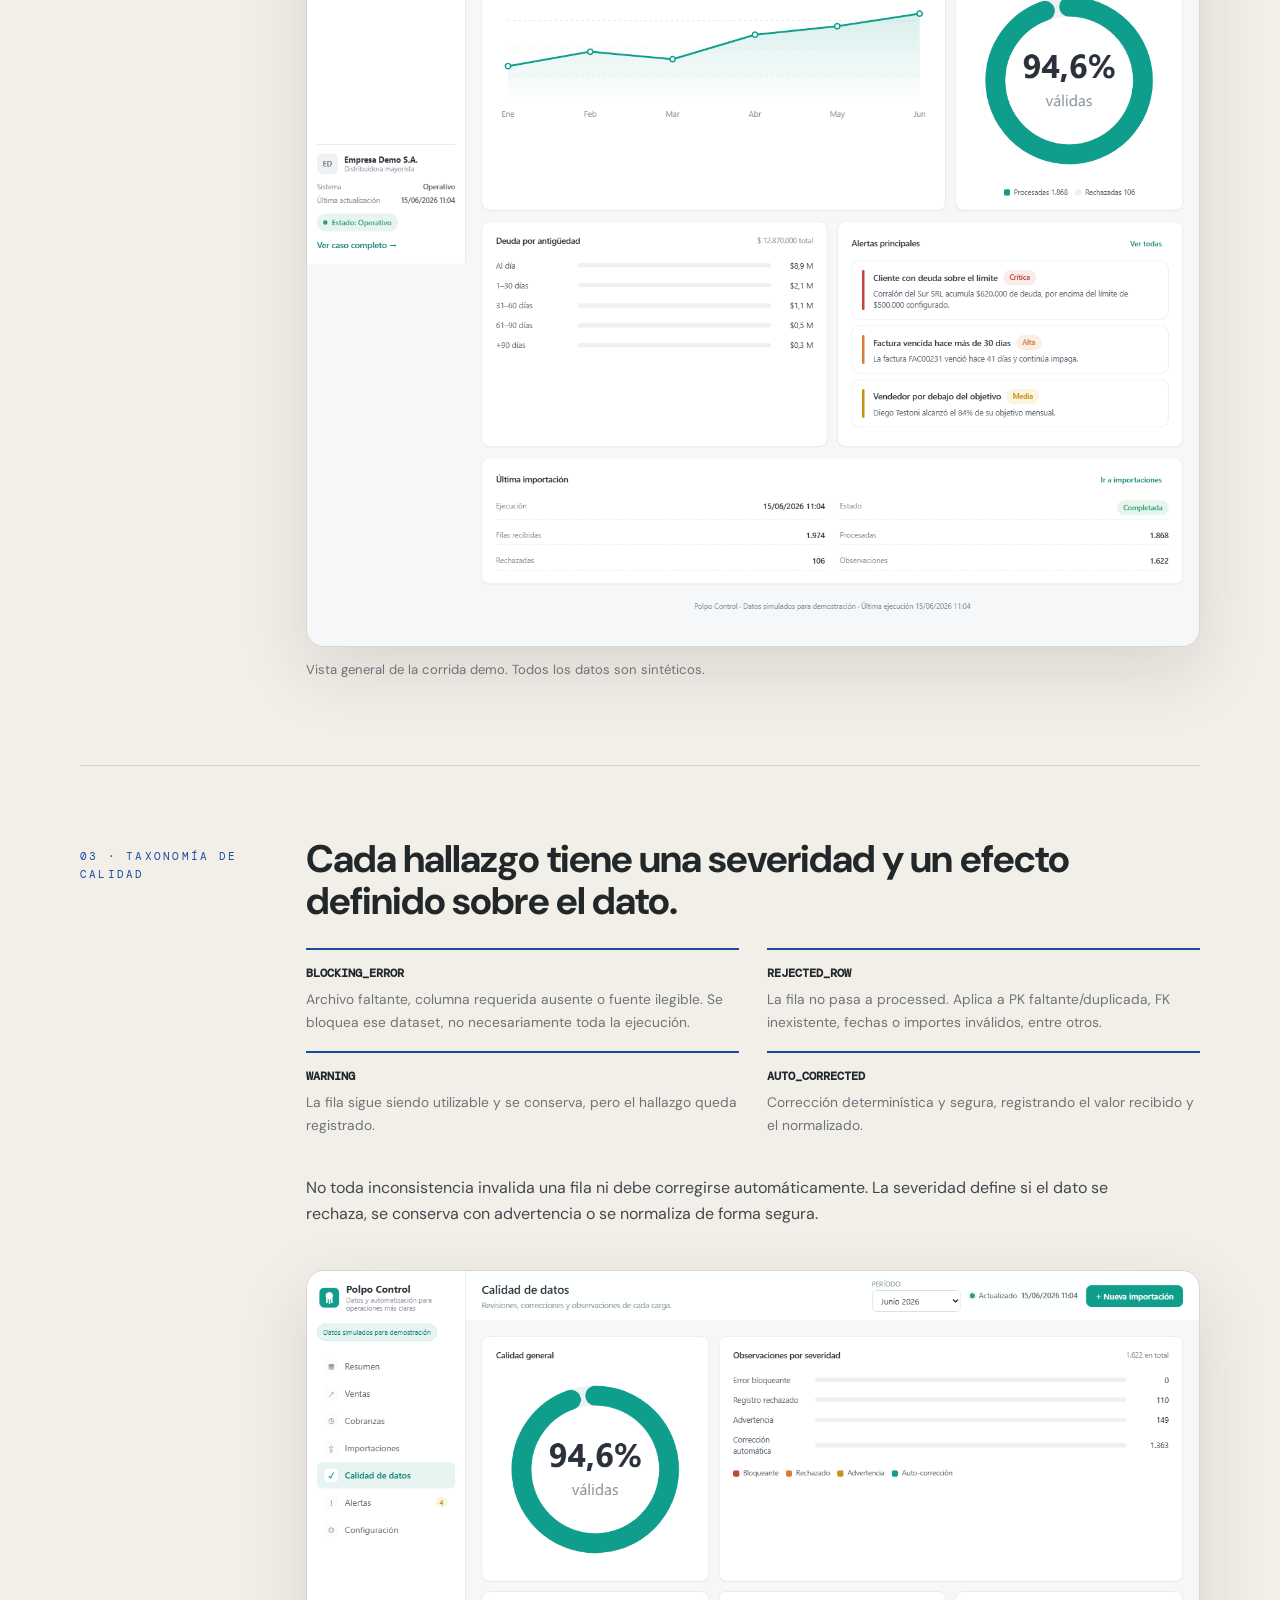
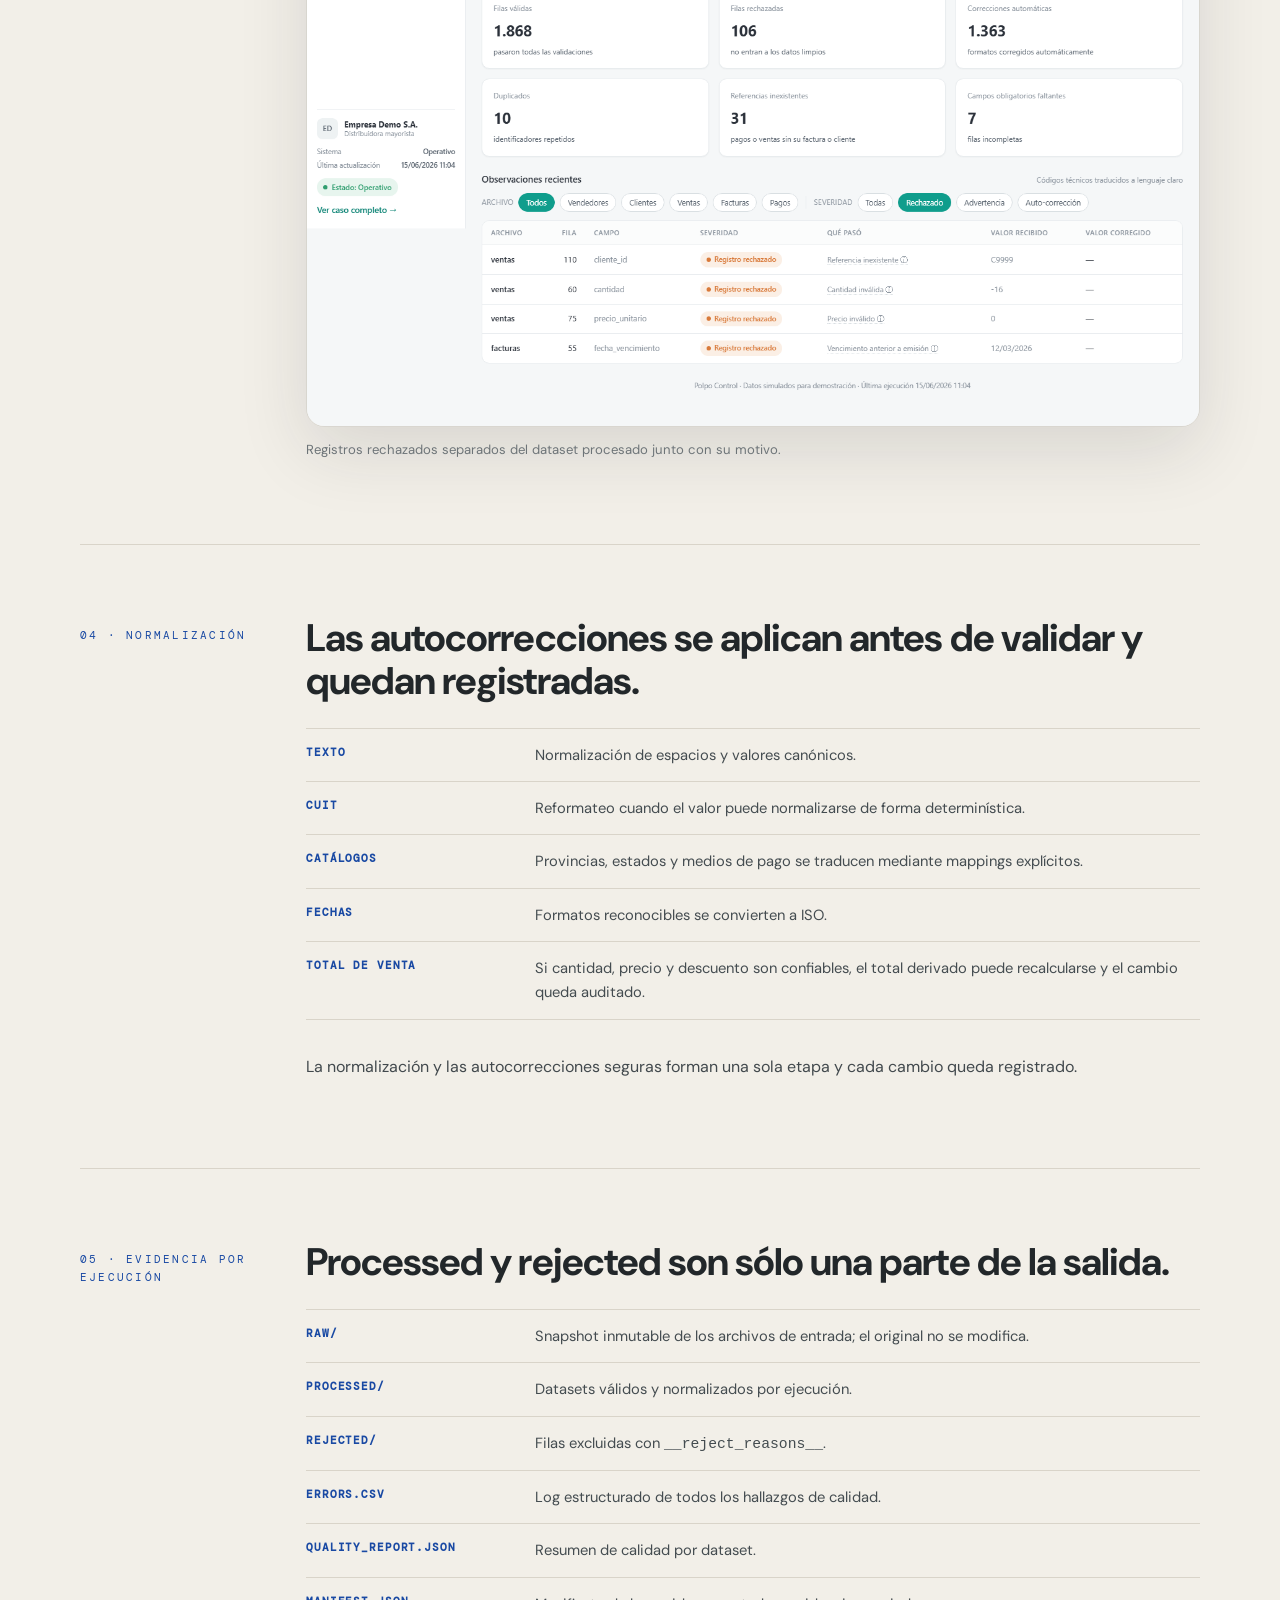
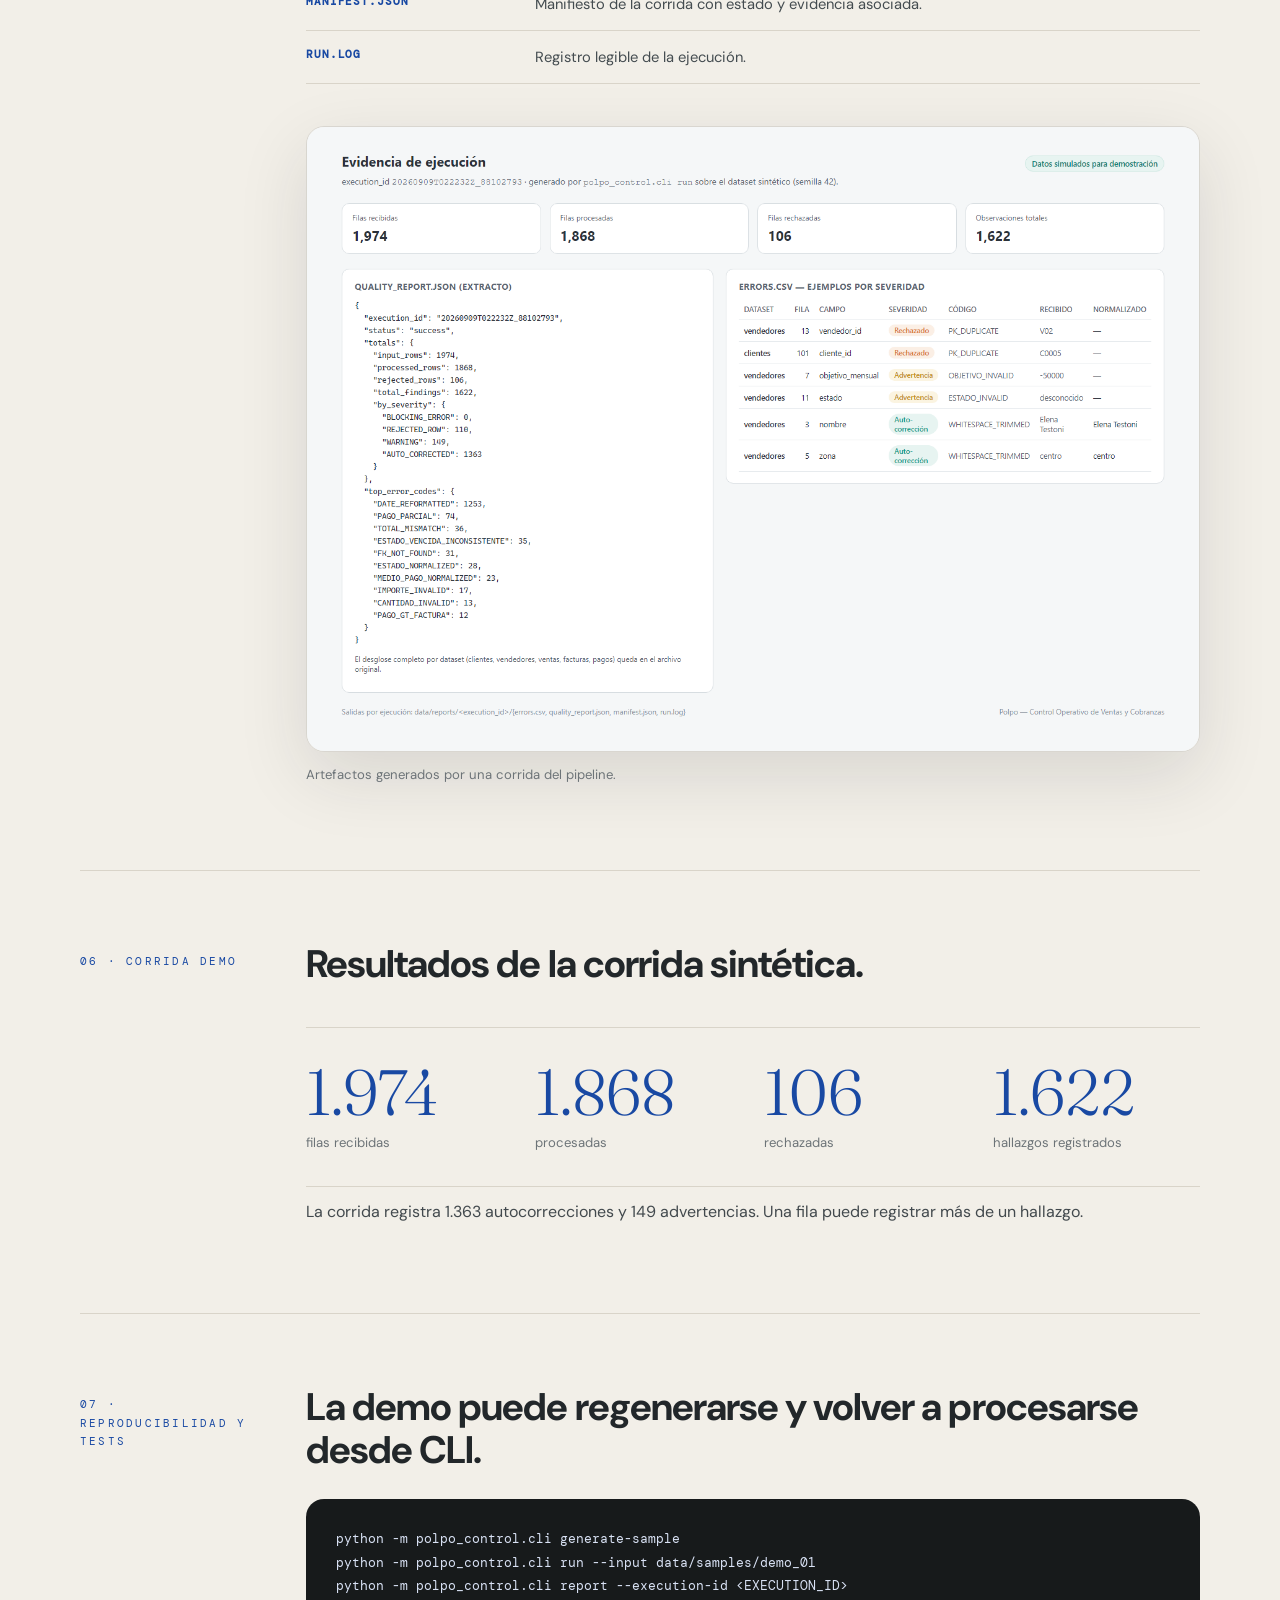
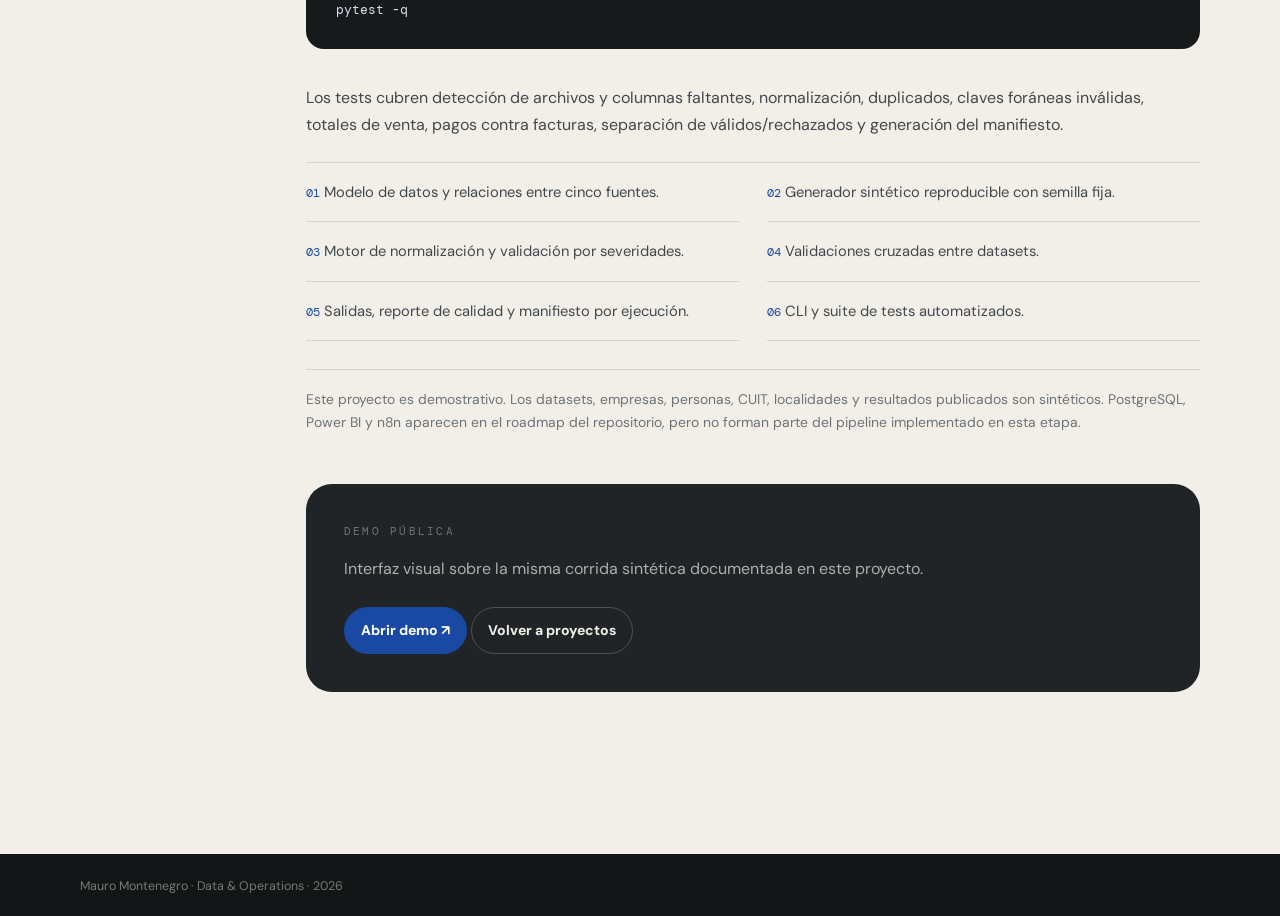
<file: cases/ventas-cobranzas.html>
<!doctype html>
<html lang="es">
<head>
  <meta charset="utf-8">
  <meta name="viewport" content="width=device-width,initial-scale=1">
  <meta name="description" content="Proyecto técnico: pipeline reproducible de control y calidad de datos sobre ventas y cobranzas.">
  <title>Ventas y Cobranzas — Mauro Montenegro</title>
  <link rel="stylesheet" href="../assets/case-ventas-v2.css">
  <style>
    .hero h1{max-width:1000px;font-size:clamp(2.8rem,6.5vw,5.8rem)}
    .hero .lead{max-width:880px}
    .spec-grid{display:grid;grid-template-columns:repeat(3,1fr);gap:0;margin-top:42px;border-top:1px solid rgba(242,239,232,.16);border-bottom:1px solid rgba(242,239,232,.16)}
    .spec{padding:18px 22px 18px 0;border-right:1px solid rgba(242,239,232,.12)}
    .spec:nth-child(3n){border-right:0;padding-left:22px}.spec:nth-child(3n+2){padding-left:22px}
    .spec dt{font-family:"DM Mono",monospace;text-transform:uppercase;letter-spacing:.12em;font-size:.62rem;color:#aebee5;margin-bottom:5px}
    .spec dd{margin:0;font-size:.88rem;color:rgba(242,239,232,.82)}
    .tech-title{font-size:clamp(1.7rem,3vw,2.7rem);line-height:1.1;margin:0 0 18px;letter-spacing:-.025em}
    .tech-copy{max-width:840px;color:#42494d;font-size:1rem}.tech-copy p{margin:0 0 16px}
    .diagram{margin:28px 0 36px;padding:28px 30px;background:#171a1b;color:#d9e2f5;border-radius:18px;overflow:auto;font-family:"DM Mono",monospace;font-size:.82rem;line-height:1.8;white-space:pre}
    .fact-table{margin:26px 0 34px;border-top:1px solid var(--line)}
    .fact-row{display:grid;grid-template-columns:205px 1fr;gap:24px;padding:14px 0;border-bottom:1px solid var(--line)}
    .fact-row b{font-family:"DM Mono",monospace;font-size:.69rem;text-transform:uppercase;letter-spacing:.08em;color:var(--cobalt)}
    .fact-row span{color:#444c50;font-size:.92rem}
    .severity-grid{display:grid;grid-template-columns:repeat(2,1fr);gap:14px 28px;margin:26px 0 34px}
    .severity{border-top:2px solid var(--cobalt);padding:14px 0 4px}.severity b{display:block;font-family:"DM Mono",monospace;font-size:.72rem;margin-bottom:5px}.severity p{margin:0;color:var(--muted);font-size:.86rem}
    .scope-list{display:grid;grid-template-columns:repeat(2,1fr);gap:0 28px;margin-top:24px;border-top:1px solid var(--line)}
    .scope-item{padding:17px 0;border-bottom:1px solid var(--line);font-size:.92rem;color:#41494d}.scope-item code{font-family:"DM Mono",monospace;font-size:.75rem;color:var(--cobalt)}
    .plain-note{margin-top:28px;padding:18px 0;border-top:1px solid var(--line);color:var(--muted);font-size:.87rem}
    @media(max-width:820px){.spec-grid{grid-template-columns:1fr 1fr}.spec,.spec:nth-child(3n),.spec:nth-child(3n+2){padding:16px 14px 16px 0;border-right:0}.spec:nth-child(even){padding-left:14px}.severity-grid,.scope-list{grid-template-columns:1fr}.fact-row{grid-template-columns:1fr;gap:5px}}
    @media(max-width:520px){.spec-grid{grid-template-columns:1fr}.spec,.spec:nth-child(even),.spec:nth-child(3n),.spec:nth-child(3n+2){padding:14px 0;border-bottom:1px solid rgba(242,239,232,.12)}.diagram{padding:20px;font-size:.72rem}}
  </style>
</head>
<body>
  <nav>
    <div class="wrap nav">
      <a class="brand" href="../index.html">Mauro Montenegro</a>
      <a class="back" href="../index.html#casos">← Volver a proyectos</a>
    </div>
  </nav>

  <header class="hero">
    <div class="wrap">
      <div class="eyebrow">Proyecto demostrativo · Data quality · Pipeline reproducible</div>
      <h1>Control Operativo de Ventas y Cobranzas</h1>
      <p class="lead">Pipeline local en Python para procesar cinco fuentes relacionadas —clientes, vendedores, ventas, facturas y pagos— con validaciones estructurales y por registro, normalización, separación de rechazados y evidencia por ejecución.</p>
      <div class="hero-meta"><span>Python 3.11+</span><span>Pandas</span><span>Pytest</span><span>CLI</span><span>CSV / JSON</span><span>Datos sintéticos</span></div>
      <dl class="spec-grid">
        <div class="spec"><dt>Fuentes</dt><dd>5 datasets relacionados</dd></div>
        <div class="spec"><dt>Flujo</dt><dd>12 etapas</dd></div>
        <div class="spec"><dt>Entrada demo</dt><dd>1.974 filas</dd></div>
        <div class="spec"><dt>Procesadas</dt><dd>1.868 filas</dd></div>
        <div class="spec"><dt>Rechazadas</dt><dd>106 filas</dd></div>
        <div class="spec"><dt>Semilla</dt><dd>42 · reproducible</dd></div>
      </dl>
      <div class="hero-actions">
        <a class="btn primary" href="https://polpo-control-demo.vercel.app/" target="_blank" rel="noreferrer">Abrir demo ↗</a>
        <a class="btn" href="#pipeline">Pipeline ↓</a>
      </div>
    </div>
  </header>

  <main class="wrap">
    <section class="chapter" id="pipeline">
      <div class="kicker">01 · Pipeline</div>
      <div>
        <h2 class="tech-title">La ejecución está separada en etapas con responsabilidades explícitas.</h2>
        <div class="tech-copy">
          <p>El núcleo vive en un paquete Python y no en un notebook. <code>pipeline.py</code> orquesta detección de archivos, validación estructural, lectura raw, normalización, reglas por dataset, validaciones cruzadas y generación de salidas.</p>
          <p>Cada corrida recibe un <code>execution_id</code> propio y escribe sus artefactos en directorios separados.</p>
        </div>
        <div class="diagram">crear ejecución
      ↓
detectar archivos
      ↓
validar estructura
      ↓
leer raw
      ↓
normalizar
      ↓
validar registros
      ↓
separar válidos / rechazados
      ↓
validaciones cruzadas
      ↓
datasets procesados
      ↓
reporte de calidad
      ↓
manifiesto
      ↓
registro final</div>
        <figure class="shot dark">
          <img src="../assets/cases/ventas-cobranzas/05-pipeline.png" alt="Diagrama del pipeline de ventas y cobranzas">
          <figcaption>Resumen visual de las etapas implementadas en el pipeline.</figcaption>
        </figure>
      </div>
    </section>

    <section class="chapter">
      <div class="kicker">02 · Fuentes y relaciones</div>
      <div>
        <h2 class="tech-title">Las reglas se aplican sobre cinco datasets que comparten claves y dependencias.</h2>
        <div class="fact-table">
          <div class="fact-row"><b>Clientes</b><span>Identidad comercial, CUIT, provincia, segmento y estado.</span></div>
          <div class="fact-row"><b>Vendedores</b><span>Catálogo de responsables comerciales con zona, objetivo y estado.</span></div>
          <div class="fact-row"><b>Ventas</b><span>Relacionan cliente y vendedor; incluyen cantidad, precio, descuento, fecha y total.</span></div>
          <div class="fact-row"><b>Facturas</b><span>Relacionadas con clientes y fechas de emisión/vencimiento; exponen importe y estado.</span></div>
          <div class="fact-row"><b>Pagos</b><span>Relacionados con facturas y utilizados también en validaciones cruzadas de importes.</span></div>
        </div>
        <figure class="shot">
          <img src="../assets/cases/ventas-cobranzas/01-overview.png" alt="Vista general del dataset sintético de ventas y cobranzas">
          <figcaption>Vista general de la corrida demo. Todos los datos son sintéticos.</figcaption>
        </figure>
      </div>
    </section>

    <section class="chapter">
      <div class="kicker">03 · Taxonomía de calidad</div>
      <div>
        <h2 class="tech-title">Cada hallazgo tiene una severidad y un efecto definido sobre el dato.</h2>
        <div class="severity-grid">
          <div class="severity"><b>BLOCKING_ERROR</b><p>Archivo faltante, columna requerida ausente o fuente ilegible. Se bloquea ese dataset, no necesariamente toda la ejecución.</p></div>
          <div class="severity"><b>REJECTED_ROW</b><p>La fila no pasa a processed. Aplica a PK faltante/duplicada, FK inexistente, fechas o importes inválidos, entre otros.</p></div>
          <div class="severity"><b>WARNING</b><p>La fila sigue siendo utilizable y se conserva, pero el hallazgo queda registrado.</p></div>
          <div class="severity"><b>AUTO_CORRECTED</b><p>Corrección determinística y segura, registrando el valor recibido y el normalizado.</p></div>
        </div>
        <div class="tech-copy">
          <p>No toda inconsistencia invalida una fila ni debe corregirse automáticamente. La severidad define si el dato se rechaza, se conserva con advertencia o se normaliza de forma segura.</p>
        </div>
        <figure class="shot">
          <img src="../assets/cases/ventas-cobranzas/03-rejected-rows.png" alt="Filas rechazadas y motivos dentro de la demo">
          <figcaption>Registros rechazados separados del dataset procesado junto con su motivo.</figcaption>
        </figure>
      </div>
    </section>

    <section class="chapter">
      <div class="kicker">04 · Normalización</div>
      <div>
        <h2 class="tech-title">Las autocorrecciones se aplican antes de validar y quedan registradas.</h2>
        <div class="fact-table">
          <div class="fact-row"><b>Texto</b><span>Normalización de espacios y valores canónicos.</span></div>
          <div class="fact-row"><b>CUIT</b><span>Reformateo cuando el valor puede normalizarse de forma determinística.</span></div>
          <div class="fact-row"><b>Catálogos</b><span>Provincias, estados y medios de pago se traducen mediante mappings explícitos.</span></div>
          <div class="fact-row"><b>Fechas</b><span>Formatos reconocibles se convierten a ISO.</span></div>
          <div class="fact-row"><b>Total de venta</b><span>Si cantidad, precio y descuento son confiables, el total derivado puede recalcularse y el cambio queda auditado.</span></div>
        </div>
        <div class="tech-copy"><p>La normalización y las autocorrecciones seguras forman una sola etapa y cada cambio queda registrado.</p></div>
      </div>
    </section>

    <section class="chapter">
      <div class="kicker">05 · Evidencia por ejecución</div>
      <div>
        <h2 class="tech-title">Processed y rejected son sólo una parte de la salida.</h2>
        <div class="fact-table">
          <div class="fact-row"><b>raw/</b><span>Snapshot inmutable de los archivos de entrada; el original no se modifica.</span></div>
          <div class="fact-row"><b>processed/</b><span>Datasets válidos y normalizados por ejecución.</span></div>
          <div class="fact-row"><b>rejected/</b><span>Filas excluidas con <code>__reject_reasons__</code>.</span></div>
          <div class="fact-row"><b>errors.csv</b><span>Log estructurado de todos los hallazgos de calidad.</span></div>
          <div class="fact-row"><b>quality_report.json</b><span>Resumen de calidad por dataset.</span></div>
          <div class="fact-row"><b>manifest.json</b><span>Manifiesto de la corrida con estado y evidencia asociada.</span></div>
          <div class="fact-row"><b>run.log</b><span>Registro legible de la ejecución.</span></div>
        </div>
        <figure class="shot">
          <img src="../assets/cases/ventas-cobranzas/06-execution-evidence.png" alt="Evidencia generada por una ejecución del pipeline">
          <figcaption>Artefactos generados por una corrida del pipeline.</figcaption>
        </figure>
      </div>
    </section>

    <section class="chapter">
      <div class="kicker">06 · Corrida demo</div>
      <div>
        <h2 class="tech-title">Resultados de la corrida sintética.</h2>
        <div class="metrics">
          <div class="metric"><b>1.974</b><span>filas recibidas</span></div>
          <div class="metric"><b>1.868</b><span>procesadas</span></div>
          <div class="metric"><b>106</b><span>rechazadas</span></div>
          <div class="metric"><b>1.622</b><span>hallazgos registrados</span></div>
        </div>
        <div class="tech-copy">
          <p>La corrida registra 1.363 autocorrecciones y 149 advertencias. Una fila puede registrar más de un hallazgo.</p>
        </div>
      </div>
    </section>

    <section class="chapter">
      <div class="kicker">07 · Reproducibilidad y tests</div>
      <div>
        <h2 class="tech-title">La demo puede regenerarse y volver a procesarse desde CLI.</h2>
        <div class="diagram">python -m polpo_control.cli generate-sample
python -m polpo_control.cli run --input data/samples/demo_01
python -m polpo_control.cli report --execution-id &lt;EXECUTION_ID&gt;
pytest -q</div>
        <div class="tech-copy">
          <p>Los tests cubren detección de archivos y columnas faltantes, normalización, duplicados, claves foráneas inválidas, totales de venta, pagos contra facturas, separación de válidos/rechazados y generación del manifiesto.</p>
        </div>
        <div class="scope-list">
          <div class="scope-item"><code>01</code> Modelo de datos y relaciones entre cinco fuentes.</div>
          <div class="scope-item"><code>02</code> Generador sintético reproducible con semilla fija.</div>
          <div class="scope-item"><code>03</code> Motor de normalización y validación por severidades.</div>
          <div class="scope-item"><code>04</code> Validaciones cruzadas entre datasets.</div>
          <div class="scope-item"><code>05</code> Salidas, reporte de calidad y manifiesto por ejecución.</div>
          <div class="scope-item"><code>06</code> CLI y suite de tests automatizados.</div>
        </div>
        <p class="plain-note">Este proyecto es demostrativo. Los datasets, empresas, personas, CUIT, localidades y resultados publicados son sintéticos. PostgreSQL, Power BI y n8n aparecen en el roadmap del repositorio, pero no forman parte del pipeline implementado en esta etapa.</p>
        <div class="closing">
          <div class="tiny">Demo pública</div>
          <p>Interfaz visual sobre la misma corrida sintética documentada en este proyecto.</p>
          <a class="btn primary" href="https://polpo-control-demo.vercel.app/" target="_blank" rel="noreferrer">Abrir demo ↗</a>
          <a class="btn" href="../index.html#casos">Volver a proyectos</a>
        </div>
      </div>
    </section>
  </main>

  <footer><div class="wrap">Mauro Montenegro · Data & Operations · 2026</div></footer>
</body>
</html>
</file>
<file: assets/case-ventas-v2.css>
@import url('https://fonts.googleapis.com/css2?family=DM+Mono:wght@400;500&family=DM+Sans:wght@400;500;600;700&family=Fraunces:opsz,wght@9..144,300;9..144,400&display=swap');

:root{
  --ivory:#f2efe8;
  --paper:#f8f6f1;
  --graphite:#202426;
  --ink:#22272a;
  --muted:#6d7478;
  --line:#d9d4c9;
  --cobalt:#1949a3;
  --cobalt-strong:#2f62d6;
  --max:1120px;
}
*{box-sizing:border-box}
html{scroll-behavior:smooth}
body{margin:0;background:var(--ivory);color:var(--ink);font-family:"DM Sans",system-ui,sans-serif;line-height:1.65}
a{color:inherit}.wrap{width:min(var(--max),calc(100% - 48px));margin:auto}
nav{position:sticky;top:0;z-index:20;border-bottom:1px solid rgba(32,36,38,.08);background:rgba(242,239,232,.9);backdrop-filter:blur(14px)}
.nav{height:64px;display:flex;align-items:center;justify-content:space-between;gap:20px;min-width:0}.brand{text-decoration:none;font-weight:700;letter-spacing:-.02em}.brand span{color:var(--cobalt)}.back{text-decoration:none;color:var(--muted);font-size:.88rem;font-weight:600}
.hero{background:var(--graphite);color:var(--ivory);padding:108px 0 92px;overflow:hidden;position:relative}.hero:after{content:"";position:absolute;width:520px;height:520px;border-radius:50%;background:radial-gradient(circle,rgba(47,98,214,.32),rgba(47,98,214,0) 68%);right:-120px;top:-160px;pointer-events:none}.hero .wrap{position:relative;z-index:1}.eyebrow,.kicker,.tiny{font-family:"DM Mono",monospace;text-transform:uppercase;letter-spacing:.2em;font-size:.7rem}.eyebrow{color:#aebee5}.hero h1,.section-title,.statement{font-family:"Fraunces",Georgia,serif;font-weight:300;letter-spacing:-.035em}.hero h1{font-size:clamp(3rem,7.5vw,6.6rem);line-height:.93;max-width:980px;margin:18px 0 28px}.hero .lead{max-width:760px;font-size:1.12rem;color:rgba(242,239,232,.72)}.hero-meta{display:flex;gap:18px;flex-wrap:wrap;margin-top:34px;color:rgba(242,239,232,.55);font-family:"DM Mono",monospace;font-size:.72rem}.hero-actions{display:flex;gap:10px;flex-wrap:wrap;margin-top:28px}.btn{display:inline-flex;align-items:center;gap:8px;border-radius:999px;padding:11px 16px;text-decoration:none;font-size:.88rem;font-weight:700;border:1px solid rgba(242,239,232,.22)}.btn.primary{background:var(--cobalt);border-color:var(--cobalt);color:#fff}
main{padding:34px 0 90px}.chapter{display:grid;grid-template-columns:180px 1fr;gap:46px;padding:72px 0;border-bottom:1px solid var(--line)}.chapter>*{min-width:0}.chapter:last-child{border-bottom:0}.kicker{color:var(--cobalt);padding-top:9px}.section-title{font-size:clamp(2rem,4vw,3.8rem);line-height:1.04;margin:0 0 24px}.copy{max-width:760px;font-size:1.02rem;color:#42494d}.copy p{margin:0 0 18px}.copy strong{color:var(--ink)}
.shot{margin:42px 0 12px;max-width:100%}.shot img{width:100%;max-width:100%;height:auto;display:block;border-radius:18px;border:1px solid rgba(32,36,38,.12);box-shadow:0 24px 70px rgba(32,36,38,.12)}.shot figcaption{margin-top:12px;color:var(--muted);font-size:.82rem}.shot.dark{background:var(--graphite);border-radius:24px;padding:22px}.shot.dark img{border-color:rgba(255,255,255,.08);box-shadow:none}.shot.dark figcaption{color:rgba(242,239,232,.58)}
.metrics{display:grid;grid-template-columns:repeat(4,1fr);gap:22px;margin:42px 0 12px;padding:32px 0;border-top:1px solid var(--line);border-bottom:1px solid var(--line)}.metric b{display:block;font-family:"Fraunces",Georgia,serif;font-weight:300;color:var(--cobalt);font-size:clamp(2.4rem,5vw,4.7rem);line-height:1}.metric span{display:block;margin-top:8px;color:var(--muted);font-size:.82rem}.statement{font-size:clamp(2rem,4.7vw,4.5rem);line-height:1.05;max-width:920px;margin:0 0 30px}.decision-list{display:grid;gap:0;border-top:1px solid var(--line);margin-top:30px}.decision{display:grid;grid-template-columns:72px 1fr;gap:20px;padding:22px 0;border-bottom:1px solid var(--line)}.decision .num{font-family:"DM Mono",monospace;color:var(--cobalt);font-size:.78rem}.decision h3{margin:0 0 7px;font-size:1rem}.decision p{margin:0;color:var(--muted)}
.split{display:grid;grid-template-columns:1fr 1fr;gap:28px;align-items:start}.note{padding:26px;border-left:3px solid var(--cobalt);background:rgba(25,73,163,.05)}.note p{margin:0;color:#3d4549}.tiny{color:var(--muted);margin-bottom:10px}.closing{background:var(--graphite);color:var(--ivory);border-radius:26px;padding:38px;margin-top:32px}.closing p{max-width:720px;color:rgba(242,239,232,.68)}.closing .btn{margin-top:8px}
.diagram{max-width:100%}.diagram,code{overflow-wrap:normal}.tech-copy,.fact-row,.scope-item,.decision,.package,.status-box{min-width:0}.tech-copy code,.fact-row code,.scope-item code,.package code{overflow-wrap:anywhere}
footer{background:#131617;color:rgba(242,239,232,.45);padding:22px 0;font-size:.78rem}
@media(max-width:820px){.chapter{grid-template-columns:1fr;gap:12px;padding:54px 0}.kicker{padding-top:0}.metrics{grid-template-columns:1fr 1fr}.split{grid-template-columns:1fr}.hero{padding:88px 0 72px}}
@media(max-width:520px){.wrap{width:calc(100% - 28px)}.metrics{grid-template-columns:1fr}.decision{grid-template-columns:48px 1fr}.hero h1{font-size:clamp(2.7rem,15vw,4.3rem)}.shot.dark{padding:10px;border-radius:16px}.diagram{padding:18px!important;font-size:.68rem!important;line-height:1.65!important;white-space:pre-wrap!important;overflow-wrap:anywhere!important;word-break:break-word;overflow-x:hidden!important}.nav{gap:12px}.back{font-size:.8rem}}
</file>
